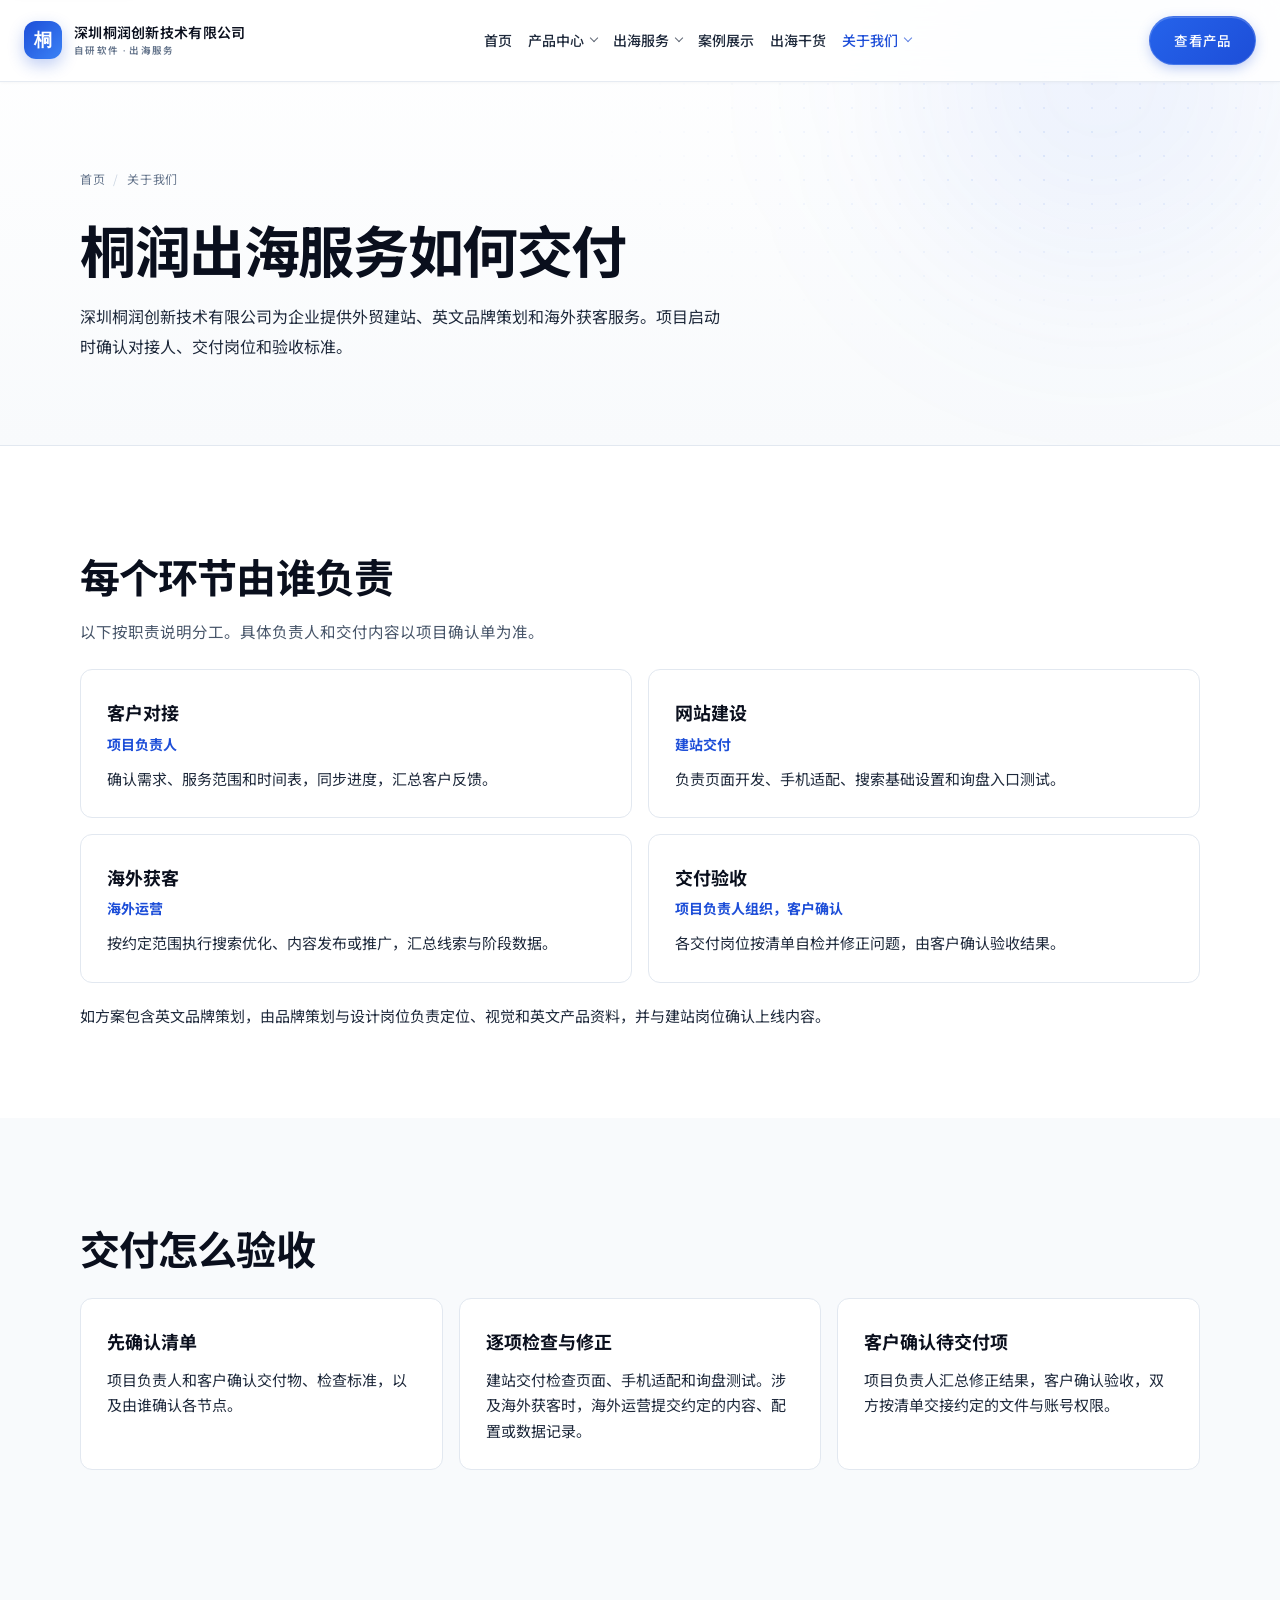
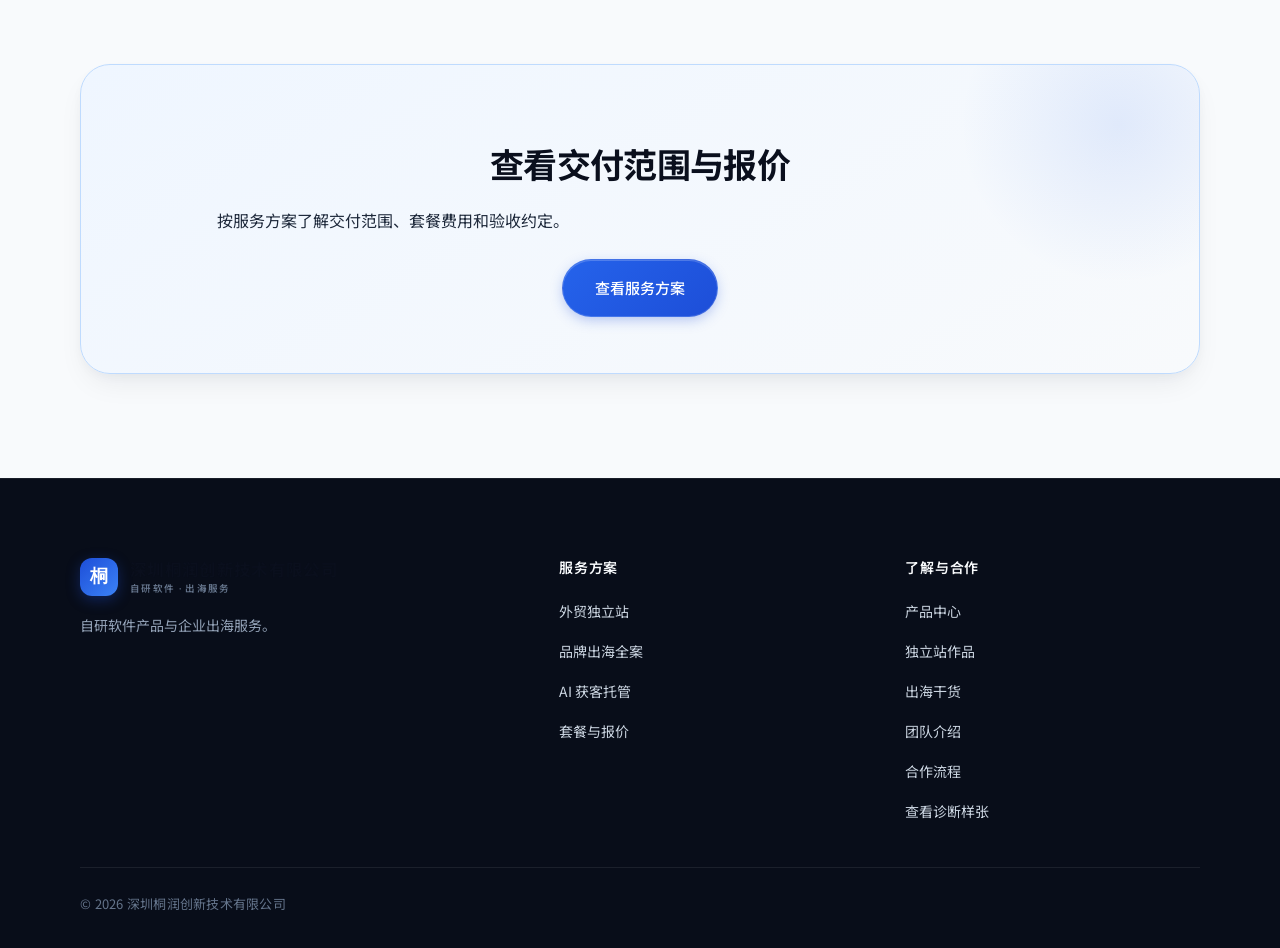
<file: about.html>
<!DOCTYPE html><html lang="zh-CN"><head><meta charset="UTF-8"><meta name="viewport" content="width=device-width, initial-scale=1"><title>关于我们 · 交付团队与工作方式 | 深圳桐润创新技术有限公司</title><meta name="description" content="了解桐润出海服务的项目分工、客户对接方式和交付验收流程。"><link rel="icon" href="data:image/svg+xml,%3Csvg xmlns='http://www.w3.org/2000/svg' viewBox='0 0 64 64'%3E%3Crect width='64' height='64' rx='18' fill='%232f6bff'/%3E%3Cpath d='M18 40c8-18 20-18 28 0' fill='none' stroke='%23fff' stroke-width='4' stroke-linecap='round'/%3E%3Ccircle cx='32' cy='22' r='5' fill='%23fff'/%3E%3C/svg%3E"><link rel="preconnect" href="https://fonts.googleapis.com"><link rel="preconnect" href="https://fonts.gstatic.com" crossorigin><link href="https://fonts.googleapis.com/css2?family=DM+Sans:wght@400;500;600;700&family=Noto+Sans+SC:wght@400;500;600;700&display=swap" rel="stylesheet"><link rel="stylesheet" href="./assets/site.css?v=3"><link rel="stylesheet" href="./assets/navigation.css"><link rel="stylesheet" href="./assets/footer.css"></head><body><a class="skip-link" href="#main-content">跳到主要内容</a><div id="progress" aria-hidden="true"></div><nav id="nav" aria-label="主导航"><div class="nav-in"><a class="logo" href="index.html"><div class="logo-mark" aria-hidden="true">桐</div><div class="logo-text">深圳桐润创新技术有限公司<small>自研软件 · 出海服务</small></div></a><div class="nav-links" id="navLinks"><a href="index.html">首页</a><details class="nav-group" name="primary-nav"><summary>产品中心</summary><div class="nav-submenu"><a href="products.html">查看全部产品</a><a href="products.html#meeting">加密会议系统</a><a href="products.html#software-factory">AI 软件工厂</a><a href="products.html#fastnas">FastNAS OS</a><a href="products.html#video-encryption">视频加密</a><a href="products.html#live-assistant">直播助手</a><a href="products.html#marketing">AI 全网营销系统</a><a href="products.html#enterprise-email">企业邮箱</a></div></details><details class="nav-group" name="primary-nav"><summary>出海服务</summary><div class="nav-submenu"><a href="services.html#s1">外贸独立站</a><a href="services.html#s2">品牌出海全案</a><a href="services.html#s3">AI 获客托管</a><a href="services.html#pricing">套餐与报价</a><a href="diagnosis.html#report">查看诊断样张</a></div></details><a href="cases.html">案例展示</a><a href="insights.html">出海干货</a><details class="nav-group" name="primary-nav"><summary>关于我们</summary><div class="nav-submenu"><a href="about.html#founder">团队介绍</a><a href="index.html#process">服务流程</a></div></details></div><div class="nav-action"><a class="btn btn-primary" href="products.html">查看产品</a><button class="menu-btn" id="menuBtn" aria-controls="navLinks" aria-label="打开菜单" aria-expanded="false"><span></span><span></span></button></div></div></nav><main id="main-content" tabindex="-1"><section class="page-hero"><div class="wrap"><div class="crumb"><a href="index.html">首页</a><span>/</span>关于我们</div><h1>桐润出海服务如何交付</h1><p>深圳桐润创新技术有限公司为企业提供外贸建站、英文品牌策划和海外获客服务。项目启动时确认对接人、交付岗位和验收标准。</p></div></section><section id="founder" class="about-delivery" aria-labelledby="delivery-title"><div class="wrap"><div class="sec-head"><h2 id="delivery-title">每个环节由谁负责</h2><p>以下按职责说明分工。具体负责人和交付内容以项目确认单为准。</p></div><dl class="about-roles"><div><dt>客户对接<small>项目负责人</small></dt><dd>确认需求、服务范围和时间表，同步进度，汇总客户反馈。</dd></div><div><dt>网站建设<small>建站交付</small></dt><dd>负责页面开发、手机适配、搜索基础设置和询盘入口测试。</dd></div><div><dt>海外获客<small>海外运营</small></dt><dd>按约定范围执行搜索优化、内容发布或推广，汇总线索与阶段数据。</dd></div><div><dt>交付验收<small>项目负责人组织，客户确认</small></dt><dd>各交付岗位按清单自检并修正问题，由客户确认验收结果。</dd></div></dl><p class="about-brand-note">如方案包含英文品牌策划，由品牌策划与设计岗位负责定位、视觉和英文产品资料，并与建站岗位确认上线内容。</p></div></section><section id="matrix" class="soft about-delivery" aria-labelledby="acceptance-title"><div class="wrap"><div class="sec-head"><h2 id="acceptance-title">交付怎么验收</h2></div><ol id="how" class="about-acceptance"><li><h3>先确认清单</h3><p>项目负责人和客户确认交付物、检查标准，以及由谁确认各节点。</p></li><li><h3>逐项检查与修正</h3><p>建站交付检查页面、手机适配和询盘测试。涉及海外获客时，海外运营提交约定的内容、配置或数据记录。</p></li><li><h3>客户确认待交付项</h3><p>项目负责人汇总修正结果，客户确认验收，双方按清单交接约定的文件与账号权限。</p></li></ol></div></section><section class="warm" id="contact"><div class="wrap"><div class="contact-box" style="text-align:center"><h2>查看交付范围与报价</h2><p>按服务方案了解交付范围、套餐费用和验收约定。</p><a class="btn btn-primary btn-lg" href="services.html" style="margin-top:24px">查看服务方案</a></div></div></section></main><footer class="site-footer"><div class="wrap"><div class="site-footer-grid"><div><a class="logo footer-brand" href="index.html" aria-label="深圳桐润创新技术有限公司首页"><span class="logo-mark" aria-hidden="true">桐</span><span class="logo-text">深圳桐润创新技术有限公司<small>自研软件 · 出海服务</small></span></a><p class="footer-description">自研软件产品与企业出海服务。</p></div><div><h2>服务方案</h2><ul><li><a href="services.html#s1">外贸独立站</a></li><li><a href="services.html#s2">品牌出海全案</a></li><li><a href="services.html#s3">AI 获客托管</a></li><li><a href="services.html#pricing">套餐与报价</a></li></ul></div><div><h2>了解与合作</h2><ul><li><a href="products.html">产品中心</a></li><li><a href="index.html#works">独立站作品</a></li><li><a href="insights.html">出海干货</a></li><li><a href="index.html#founder">团队介绍</a></li><li><a href="index.html#process">合作流程</a></li><li><a href="diagnosis.html#report">查看诊断样张</a></li></ul></div></div><div class="site-footer-copy">© 2026 深圳桐润创新技术有限公司</div></div></footer><button id="toTop" type="button" aria-label="返回顶部">↑</button></body></html><script type="module">(()=>{let e=document.getElementById(`nav`),t=document.getElementById(`navLinks`),n=document.getElementById(`menuBtn`),r=[...t.querySelectorAll(`.nav-group`)];function i(){let e=location.pathname.split(`/`).pop()||`index.html`,n=e+location.hash,r=[...t.querySelectorAll(`a`)],i=r.find(e=>e.getAttribute(`href`)===n)||r.find(t=>t.getAttribute(`href`).split(`#`)[0]===e);r.forEach(e=>{e.classList.toggle(`current`,e===i),e.removeAttribute(`aria-current`)}),i?.setAttribute(`aria-current`,location.hash?`location`:`page`)}function a(){r.forEach(e=>{e.open=!1})}function o(e){n.classList.toggle(`open`,e),t.classList.toggle(`open`,e),n.setAttribute(`aria-expanded`,String(e)),n.setAttribute(`aria-label`,e?`关闭菜单`:`打开菜单`),e||a()}n.addEventListener(`click`,()=>o(!t.classList.contains(`open`))),t.addEventListener(`click`,e=>{e.target.closest(`a`)&&o(!1)}),document.addEventListener(`click`,t=>{e.contains(t.target)||o(!1)}),e.addEventListener(`keydown`,e=>{if(e.key!==`Escape`)return;let i=r.find(e=>e.open);i?(i.open=!1,i.querySelector(`summary`).focus()):t.classList.contains(`open`)&&(o(!1),n.focus())}),window.addEventListener(`hashchange`,i),i()})();var e=document.getElementById(`nav`),t=document.getElementById(`progress`),n=document.getElementById(`toTop`),r=matchMedia(`(prefers-reduced-motion: reduce)`),i=!1;function a(){if(t){let e=document.documentElement.scrollHeight-innerHeight,n=e>0?Math.min(scrollY/e*100,100):0;t.style.width=`${n}%`}e.classList.toggle(`scrolled`,scrollY>40),n.classList.toggle(`show`,scrollY>620),i=!1}addEventListener(`scroll`,()=>{i||(i=!0,requestAnimationFrame(a))},{passive:!0}),addEventListener(`resize`,a),a(),n.addEventListener(`click`,()=>{scrollTo({top:0,behavior:r.matches?`instant`:`smooth`})});</script>
</file>
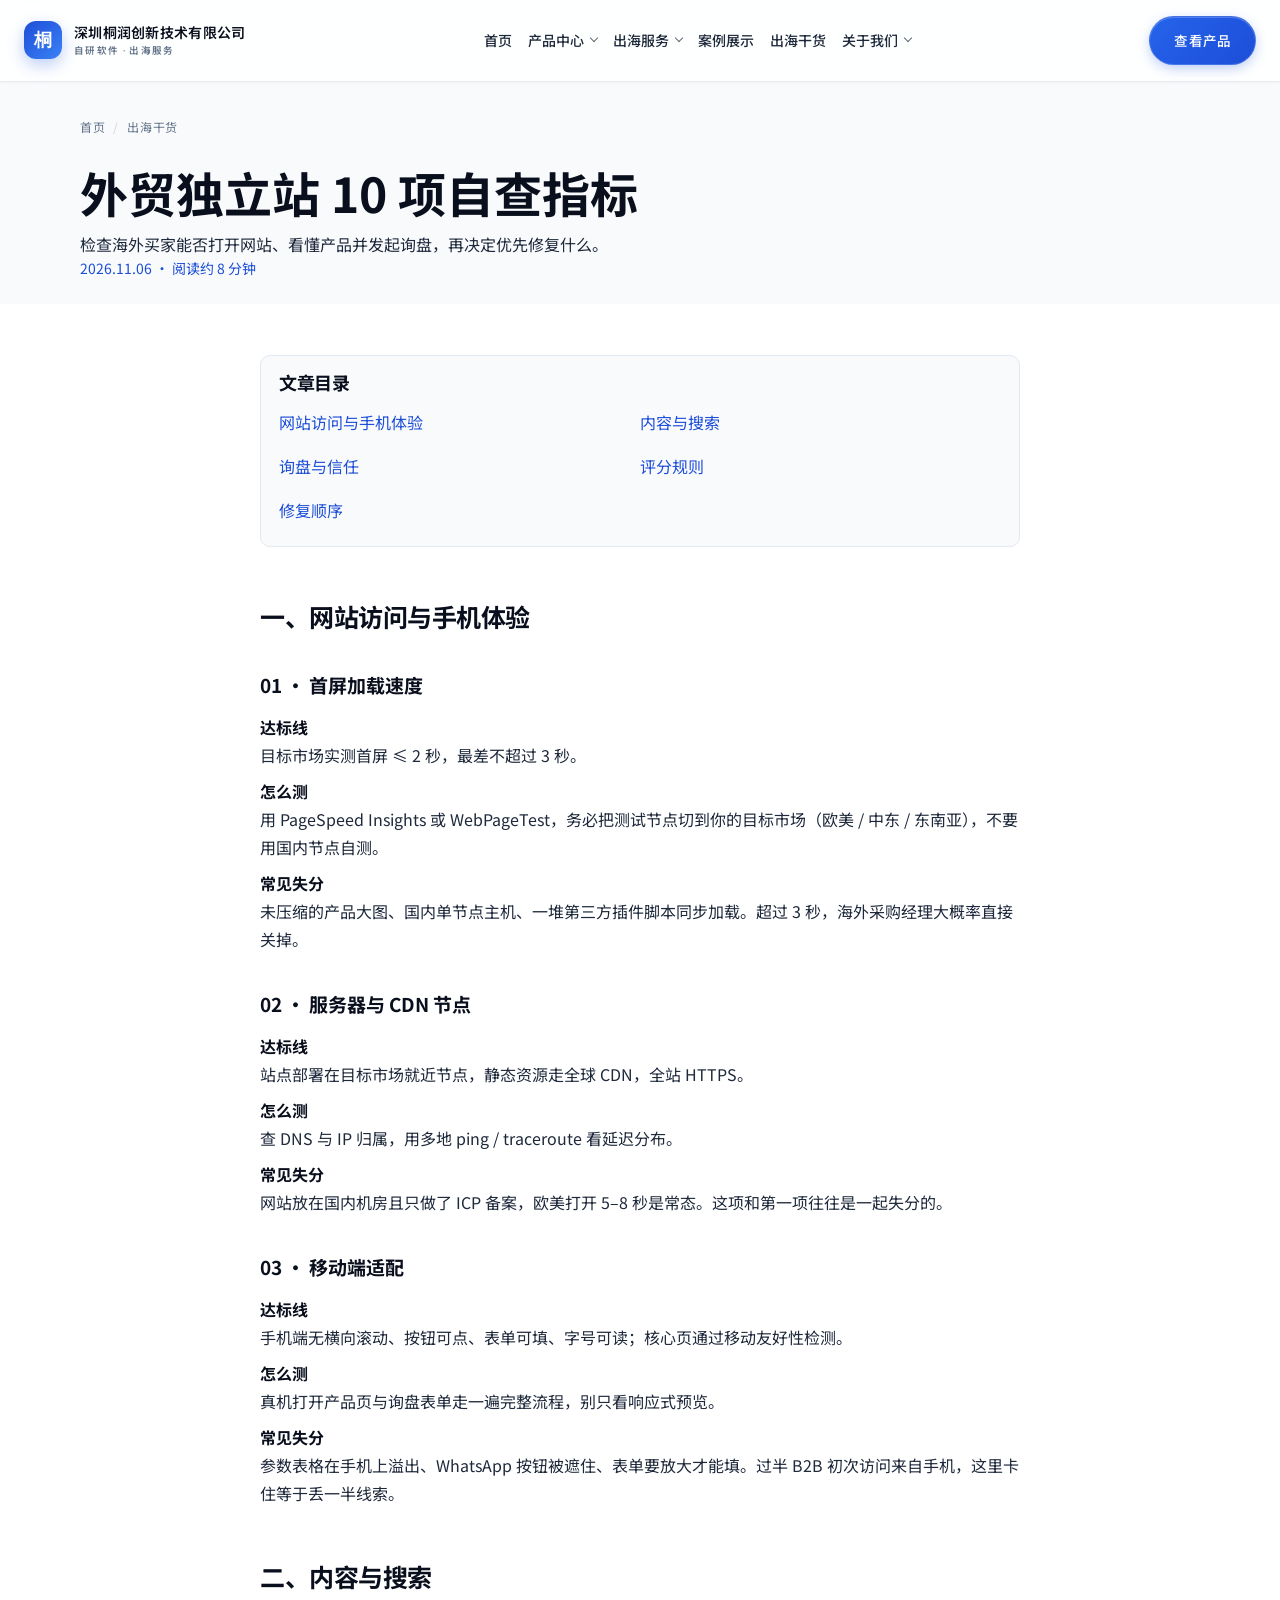
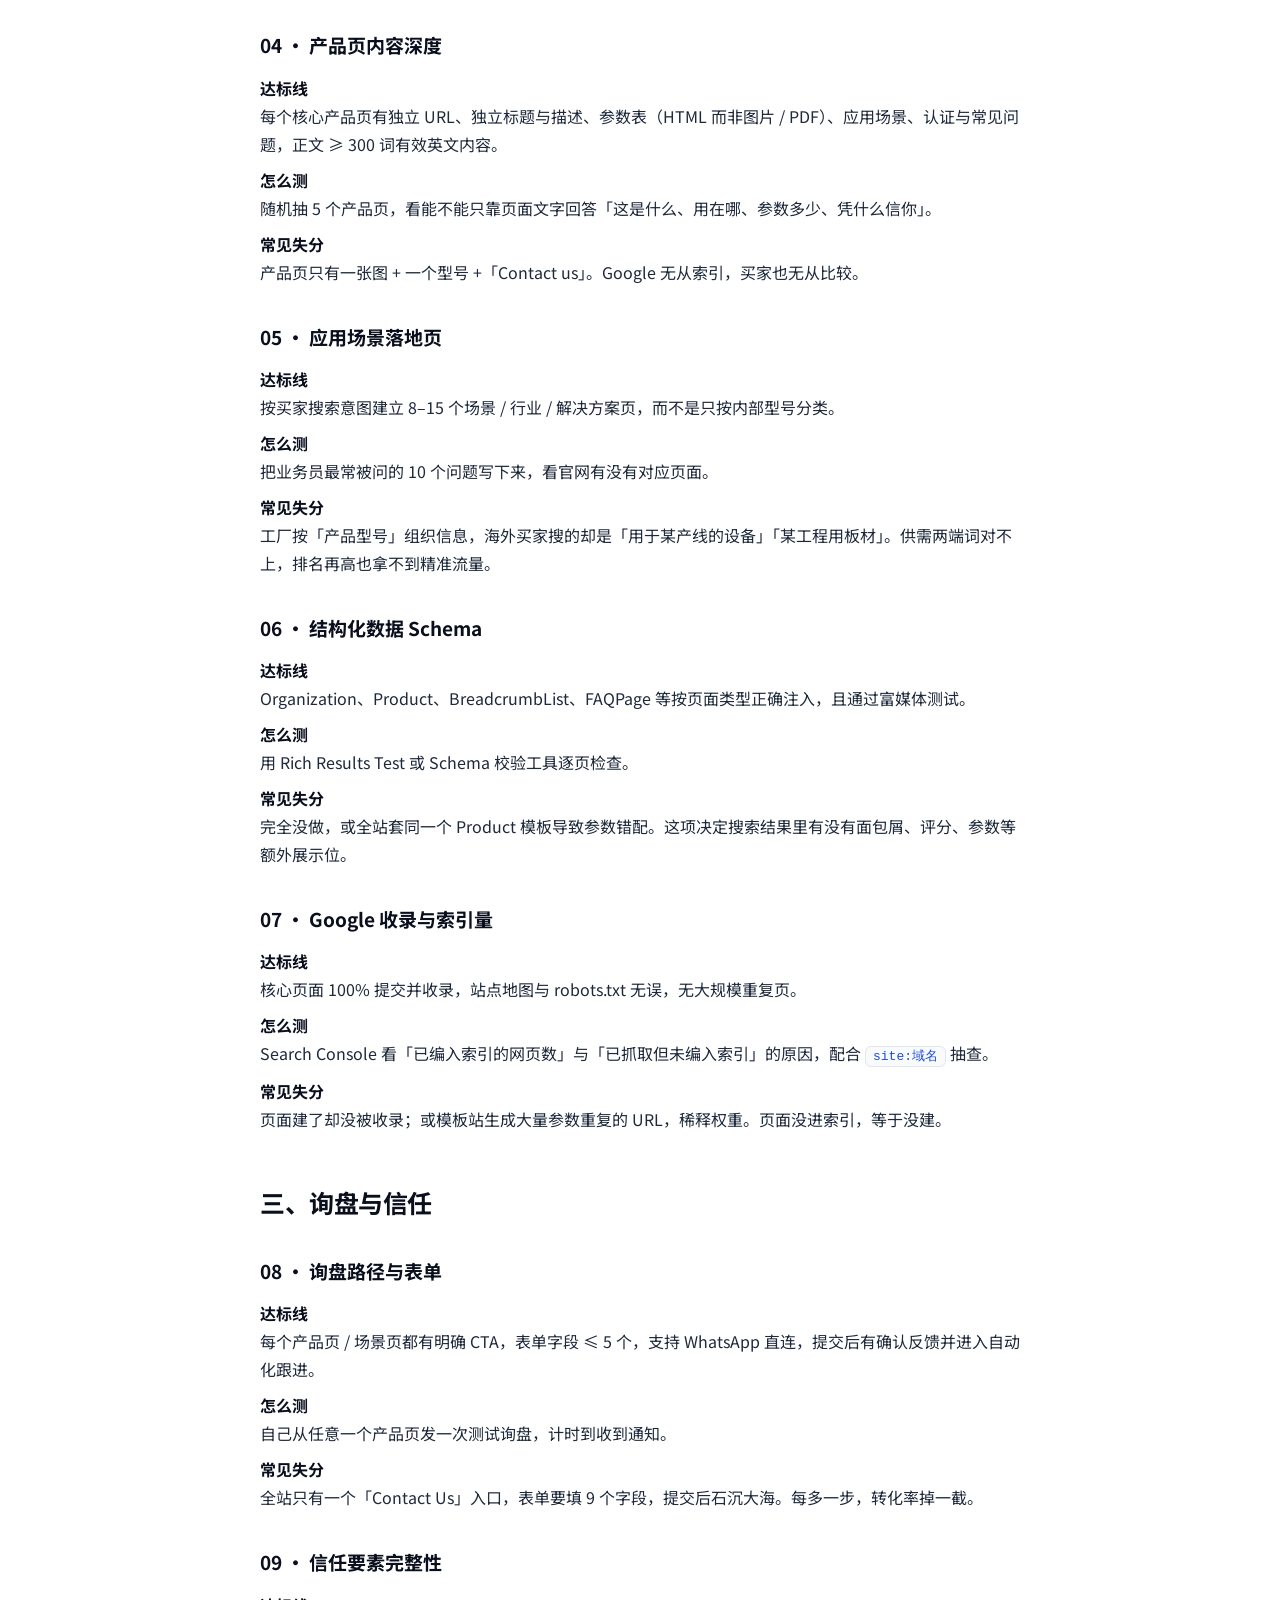
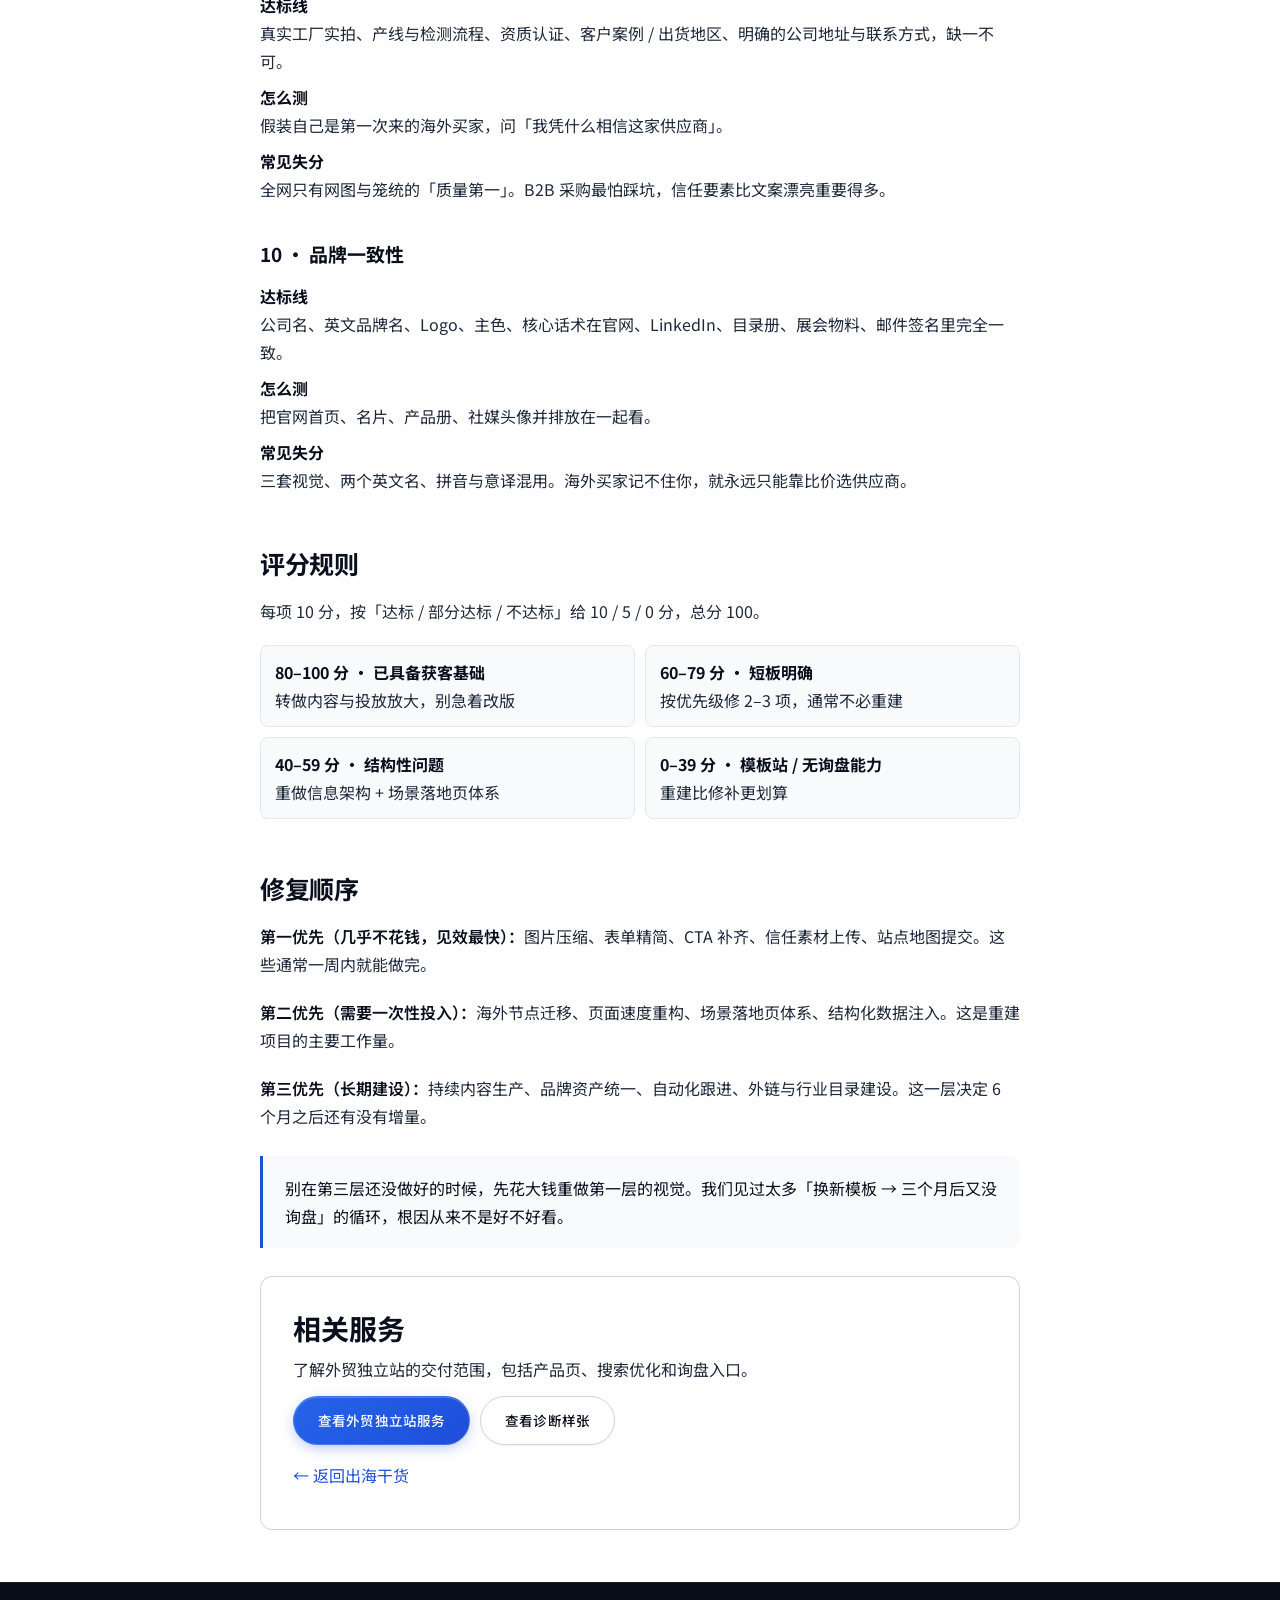
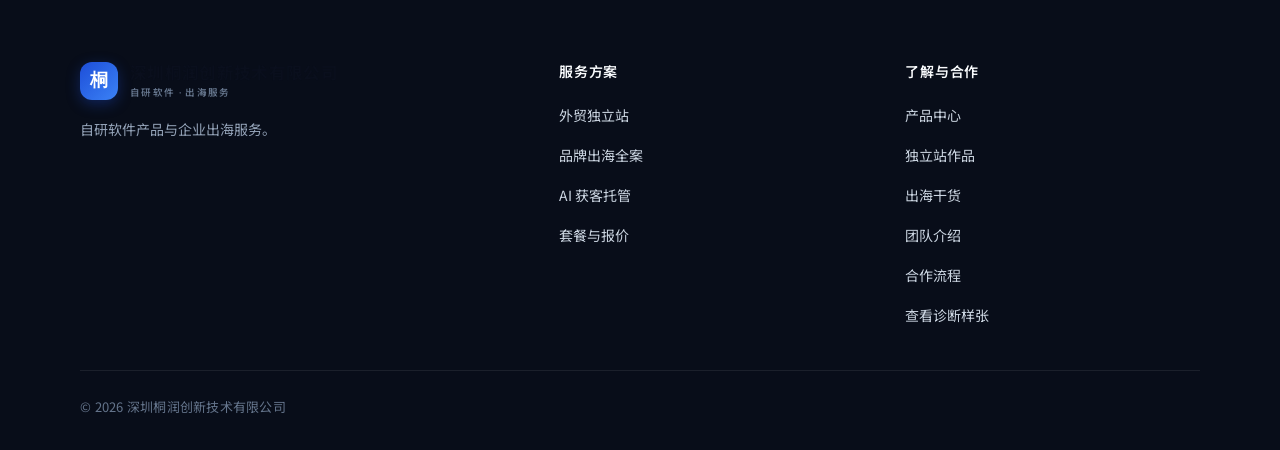
<file: article-audit.html>
<!DOCTYPE html><html lang="zh-CN"><head><meta charset="UTF-8"><meta name="viewport" content="width=device-width, initial-scale=1"><title>外贸独立站 10 项自查指标 | 深圳桐润创新技术有限公司</title><meta name="description" content="把「网站好不好」拆成 10 个可测量的变量：加载速度、服务器节点、移动适配、产品页深度、场景落地页、结构化数据、收录量、询盘路径、信任要素、品牌一致性。附达标线、测量方法与修复优先级。"><link rel="icon" href="data:image/svg+xml,%3Csvg xmlns='http://www.w3.org/2000/svg' viewBox='0 0 64 64'%3E%3Crect width='64' height='64' rx='18' fill='%232f6bff'/%3E%3Cpath d='M18 40c8-18 20-18 28 0' fill='none' stroke='%23fff' stroke-width='4' stroke-linecap='round'/%3E%3Ccircle cx='32' cy='22' r='5' fill='%23fff'/%3E%3C/svg%3E"><link rel="preconnect" href="https://fonts.googleapis.com"><link rel="preconnect" href="https://fonts.gstatic.com" crossorigin><link href="https://fonts.googleapis.com/css2?family=DM+Sans:wght@400;500;600;700&family=Noto+Sans+SC:wght@400;500;600;700&display=swap" rel="stylesheet"><link rel="stylesheet" href="./assets/site.css?v=3"><link rel="stylesheet" href="./assets/navigation.css"><link rel="stylesheet" href="./assets/footer.css"><link rel="stylesheet" href="./assets/insights.css"></head><body><a class="skip-link" href="#main-content">跳到主要内容</a><div id="progress" aria-hidden="true"></div><nav id="nav" aria-label="主导航"><div class="nav-in"><a class="logo" href="index.html"><div class="logo-mark" aria-hidden="true">桐</div><div class="logo-text">深圳桐润创新技术有限公司<small>自研软件 · 出海服务</small></div></a><div class="nav-links" id="navLinks"><a href="index.html">首页</a><details class="nav-group" name="primary-nav"><summary>产品中心</summary><div class="nav-submenu"><a href="products.html">查看全部产品</a><a href="products.html#meeting">加密会议系统</a><a href="products.html#software-factory">AI 软件工厂</a><a href="products.html#fastnas">FastNAS OS</a><a href="products.html#video-encryption">视频加密</a><a href="products.html#live-assistant">直播助手</a><a href="products.html#marketing">AI 全网营销系统</a><a href="products.html#enterprise-email">企业邮箱</a></div></details><details class="nav-group" name="primary-nav"><summary>出海服务</summary><div class="nav-submenu"><a href="services.html#s1">外贸独立站</a><a href="services.html#s2">品牌出海全案</a><a href="services.html#s3">AI 获客托管</a><a href="services.html#pricing">套餐与报价</a><a href="diagnosis.html#report">查看诊断样张</a></div></details><a href="cases.html">案例展示</a><a href="insights.html">出海干货</a><details class="nav-group" name="primary-nav"><summary>关于我们</summary><div class="nav-submenu"><a href="about.html#founder">团队介绍</a><a href="index.html#process">服务流程</a></div></details></div><div class="nav-action"><a class="btn btn-primary" href="products.html">查看产品</a><button class="menu-btn" id="menuBtn" aria-controls="navLinks" aria-label="打开菜单" aria-expanded="false"><span></span><span></span></button></div></div></nav><main id="main-content" tabindex="-1"><header class="reading-header"><div class="wrap"><div class="crumb"><a href="index.html">首页</a><span aria-hidden="true">/</span><a href="insights.html">出海干货</a></div><h1>外贸独立站 10 项自查指标</h1><p>检查海外买家能否打开网站、看懂产品并发起询盘，再决定优先修复什么。</p><p class="reading-meta">2026.11.06 · 阅读约 8 分钟</p></div></header><section class="reading-content"><div class="wrap"><article class="prose reading-prose"><nav class="reading-toc" aria-label="文章目录"><h2>文章目录</h2><ul><li><a href="#site-access">网站访问与手机体验</a></li><li><a href="#site-content">内容与搜索</a></li><li><a href="#site-inquiries">询盘与信任</a></li><li><a href="#scoring">评分规则</a></li><li><a href="#repair-order">修复顺序</a></li></ul></nav><h2 id="site-access">一、网站访问与手机体验</h2><h3>01 · 首屏加载速度</h3><dl class="reading-check"><div><dt>达标线</dt><dd>目标市场实测首屏 ≤ 2 秒，最差不超过 3 秒。</dd></div><div><dt>怎么测</dt><dd>用 PageSpeed Insights 或 WebPageTest，务必把测试节点切到你的目标市场（欧美 / 中东 / 东南亚），不要用国内节点自测。</dd></div><div><dt>常见失分</dt><dd>未压缩的产品大图、国内单节点主机、一堆第三方插件脚本同步加载。超过 3 秒，海外采购经理大概率直接关掉。</dd></div></dl><h3>02 · 服务器与 CDN 节点</h3><dl class="reading-check"><div><dt>达标线</dt><dd>站点部署在目标市场就近节点，静态资源走全球 CDN，全站 HTTPS。</dd></div><div><dt>怎么测</dt><dd>查 DNS 与 IP 归属，用多地 ping / traceroute 看延迟分布。</dd></div><div><dt>常见失分</dt><dd>网站放在国内机房且只做了 ICP 备案，欧美打开 5–8 秒是常态。这项和第一项往往是一起失分的。</dd></div></dl><h3>03 · 移动端适配</h3><dl class="reading-check"><div><dt>达标线</dt><dd>手机端无横向滚动、按钮可点、表单可填、字号可读；核心页通过移动友好性检测。</dd></div><div><dt>怎么测</dt><dd>真机打开产品页与询盘表单走一遍完整流程，别只看响应式预览。</dd></div><div><dt>常见失分</dt><dd>参数表格在手机上溢出、WhatsApp 按钮被遮住、表单要放大才能填。过半 B2B 初次访问来自手机，这里卡住等于丢一半线索。</dd></div></dl><h2 id="site-content">二、内容与搜索</h2><h3>04 · 产品页内容深度</h3><dl class="reading-check"><div><dt>达标线</dt><dd>每个核心产品页有独立 URL、独立标题与描述、参数表（HTML 而非图片 / PDF）、应用场景、认证与常见问题，正文 ≥ 300 词有效英文内容。</dd></div><div><dt>怎么测</dt><dd>随机抽 5 个产品页，看能不能只靠页面文字回答「这是什么、用在哪、参数多少、凭什么信你」。</dd></div><div><dt>常见失分</dt><dd>产品页只有一张图 + 一个型号 +「Contact us」。Google 无从索引，买家也无从比较。</dd></div></dl><h3>05 · 应用场景落地页</h3><dl class="reading-check"><div><dt>达标线</dt><dd>按买家搜索意图建立 8–15 个场景 / 行业 / 解决方案页，而不是只按内部型号分类。</dd></div><div><dt>怎么测</dt><dd>把业务员最常被问的 10 个问题写下来，看官网有没有对应页面。</dd></div><div><dt>常见失分</dt><dd>工厂按「产品型号」组织信息，海外买家搜的却是「用于某产线的设备」「某工程用板材」。供需两端词对不上，排名再高也拿不到精准流量。</dd></div></dl><h3>06 · 结构化数据 Schema</h3><dl class="reading-check"><div><dt>达标线</dt><dd>Organization、Product、BreadcrumbList、FAQPage 等按页面类型正确注入，且通过富媒体测试。</dd></div><div><dt>怎么测</dt><dd>用 Rich Results Test 或 Schema 校验工具逐页检查。</dd></div><div><dt>常见失分</dt><dd>完全没做，或全站套同一个 Product 模板导致参数错配。这项决定搜索结果里有没有面包屑、评分、参数等额外展示位。</dd></div></dl><h3>07 · Google 收录与索引量</h3><dl class="reading-check"><div><dt>达标线</dt><dd>核心页面 100% 提交并收录，站点地图与 robots.txt 无误，无大规模重复页。</dd></div><div><dt>怎么测</dt><dd>Search Console 看「已编入索引的网页数」与「已抓取但未编入索引」的原因，配合 <code>site:域名</code> 抽查。</dd></div><div><dt>常见失分</dt><dd>页面建了却没被收录；或模板站生成大量参数重复的 URL，稀释权重。页面没进索引，等于没建。</dd></div></dl><h2 id="site-inquiries">三、询盘与信任</h2><h3>08 · 询盘路径与表单</h3><dl class="reading-check"><div><dt>达标线</dt><dd>每个产品页 / 场景页都有明确 CTA，表单字段 ≤ 5 个，支持 WhatsApp 直连，提交后有确认反馈并进入自动化跟进。</dd></div><div><dt>怎么测</dt><dd>自己从任意一个产品页发一次测试询盘，计时到收到通知。</dd></div><div><dt>常见失分</dt><dd>全站只有一个「Contact Us」入口，表单要填 9 个字段，提交后石沉大海。每多一步，转化率掉一截。</dd></div></dl><h3>09 · 信任要素完整性</h3><dl class="reading-check"><div><dt>达标线</dt><dd>真实工厂实拍、产线与检测流程、资质认证、客户案例 / 出货地区、明确的公司地址与联系方式，缺一不可。</dd></div><div><dt>怎么测</dt><dd>假装自己是第一次来的海外买家，问「我凭什么相信这家供应商」。</dd></div><div><dt>常见失分</dt><dd>全网只有网图与笼统的「质量第一」。B2B 采购最怕踩坑，信任要素比文案漂亮重要得多。</dd></div></dl><h3>10 · 品牌一致性</h3><dl class="reading-check"><div><dt>达标线</dt><dd>公司名、英文品牌名、Logo、主色、核心话术在官网、LinkedIn、目录册、展会物料、邮件签名里完全一致。</dd></div><div><dt>怎么测</dt><dd>把官网首页、名片、产品册、社媒头像并排放在一起看。</dd></div><div><dt>常见失分</dt><dd>三套视觉、两个英文名、拼音与意译混用。海外买家记不住你，就永远只能靠比价选供应商。</dd></div></dl><h2 id="scoring">评分规则</h2><p>每项 10 分，按「达标 / 部分达标 / 不达标」给 10 / 5 / 0 分，总分 100。</p><dl class="reading-scores" aria-label="评分分段与建议"><div><dt>80–100 分 · 已具备获客基础</dt><dd>转做内容与投放放大，别急着改版</dd></div><div><dt>60–79 分 · 短板明确</dt><dd>按优先级修 2–3 项，通常不必重建</dd></div><div><dt>40–59 分 · 结构性问题</dt><dd>重做信息架构 + 场景落地页体系</dd></div><div><dt>0–39 分 · 模板站 / 无询盘能力</dt><dd>重建比修补更划算</dd></div></dl><h2 id="repair-order">修复顺序</h2><p><strong>第一优先（几乎不花钱，见效最快）：</strong>图片压缩、表单精简、CTA 补齐、信任素材上传、站点地图提交。这些通常一周内就能做完。</p><p><strong>第二优先（需要一次性投入）：</strong>海外节点迁移、页面速度重构、场景落地页体系、结构化数据注入。这是重建项目的主要工作量。</p><p><strong>第三优先（长期建设）：</strong>持续内容生产、品牌资产统一、自动化跟进、外链与行业目录建设。这一层决定 6 个月之后还有没有增量。</p><blockquote>别在第三层还没做好的时候，先花大钱重做第一层的视觉。我们见过太多「换新模板 → 三个月后又没询盘」的循环，根因从来不是好不好看。</blockquote></article><aside class="reading-next" aria-labelledby="reading-next-title"><h2 id="reading-next-title">相关服务</h2><p>了解外贸独立站的交付范围，包括产品页、搜索优化和询盘入口。</p><div class="reading-actions"><a class="btn btn-primary" href="services.html#s1">查看外贸独立站服务</a><a class="btn btn-line" href="diagnosis.html#report">查看诊断样张</a></div><a class="reading-back" href="insights.html">← 返回出海干货</a></aside></div></section></main><footer class="site-footer"><div class="wrap"><div class="site-footer-grid"><div><a class="logo footer-brand" href="index.html" aria-label="深圳桐润创新技术有限公司首页"><span class="logo-mark" aria-hidden="true">桐</span><span class="logo-text">深圳桐润创新技术有限公司<small>自研软件 · 出海服务</small></span></a><p class="footer-description">自研软件产品与企业出海服务。</p></div><div><h2>服务方案</h2><ul><li><a href="services.html#s1">外贸独立站</a></li><li><a href="services.html#s2">品牌出海全案</a></li><li><a href="services.html#s3">AI 获客托管</a></li><li><a href="services.html#pricing">套餐与报价</a></li></ul></div><div><h2>了解与合作</h2><ul><li><a href="products.html">产品中心</a></li><li><a href="index.html#works">独立站作品</a></li><li><a href="insights.html">出海干货</a></li><li><a href="index.html#founder">团队介绍</a></li><li><a href="index.html#process">合作流程</a></li><li><a href="diagnosis.html#report">查看诊断样张</a></li></ul></div></div><div class="site-footer-copy">© 2026 深圳桐润创新技术有限公司</div></div></footer><button id="toTop" type="button" aria-label="返回顶部">↑</button></body></html><script type="module">(()=>{let e=document.getElementById(`nav`),t=document.getElementById(`navLinks`),n=document.getElementById(`menuBtn`),r=[...t.querySelectorAll(`.nav-group`)];function i(){let e=location.pathname.split(`/`).pop()||`index.html`,n=e+location.hash,r=[...t.querySelectorAll(`a`)],i=r.find(e=>e.getAttribute(`href`)===n)||r.find(t=>t.getAttribute(`href`).split(`#`)[0]===e);r.forEach(e=>{e.classList.toggle(`current`,e===i),e.removeAttribute(`aria-current`)}),i?.setAttribute(`aria-current`,location.hash?`location`:`page`)}function a(){r.forEach(e=>{e.open=!1})}function o(e){n.classList.toggle(`open`,e),t.classList.toggle(`open`,e),n.setAttribute(`aria-expanded`,String(e)),n.setAttribute(`aria-label`,e?`关闭菜单`:`打开菜单`),e||a()}n.addEventListener(`click`,()=>o(!t.classList.contains(`open`))),t.addEventListener(`click`,e=>{e.target.closest(`a`)&&o(!1)}),document.addEventListener(`click`,t=>{e.contains(t.target)||o(!1)}),e.addEventListener(`keydown`,e=>{if(e.key!==`Escape`)return;let i=r.find(e=>e.open);i?(i.open=!1,i.querySelector(`summary`).focus()):t.classList.contains(`open`)&&(o(!1),n.focus())}),window.addEventListener(`hashchange`,i),i()})();var e=document.getElementById(`nav`),t=document.getElementById(`progress`),n=document.getElementById(`toTop`),r=matchMedia(`(prefers-reduced-motion: reduce)`),i=!1;function a(){if(t){let e=document.documentElement.scrollHeight-innerHeight,n=e>0?Math.min(scrollY/e*100,100):0;t.style.width=`${n}%`}e.classList.toggle(`scrolled`,scrollY>40),n.classList.toggle(`show`,scrollY>620),i=!1}addEventListener(`scroll`,()=>{i||(i=!0,requestAnimationFrame(a))},{passive:!0}),addEventListener(`resize`,a),a(),n.addEventListener(`click`,()=>{scrollTo({top:0,behavior:r.matches?`instant`:`smooth`})});</script>
</file>
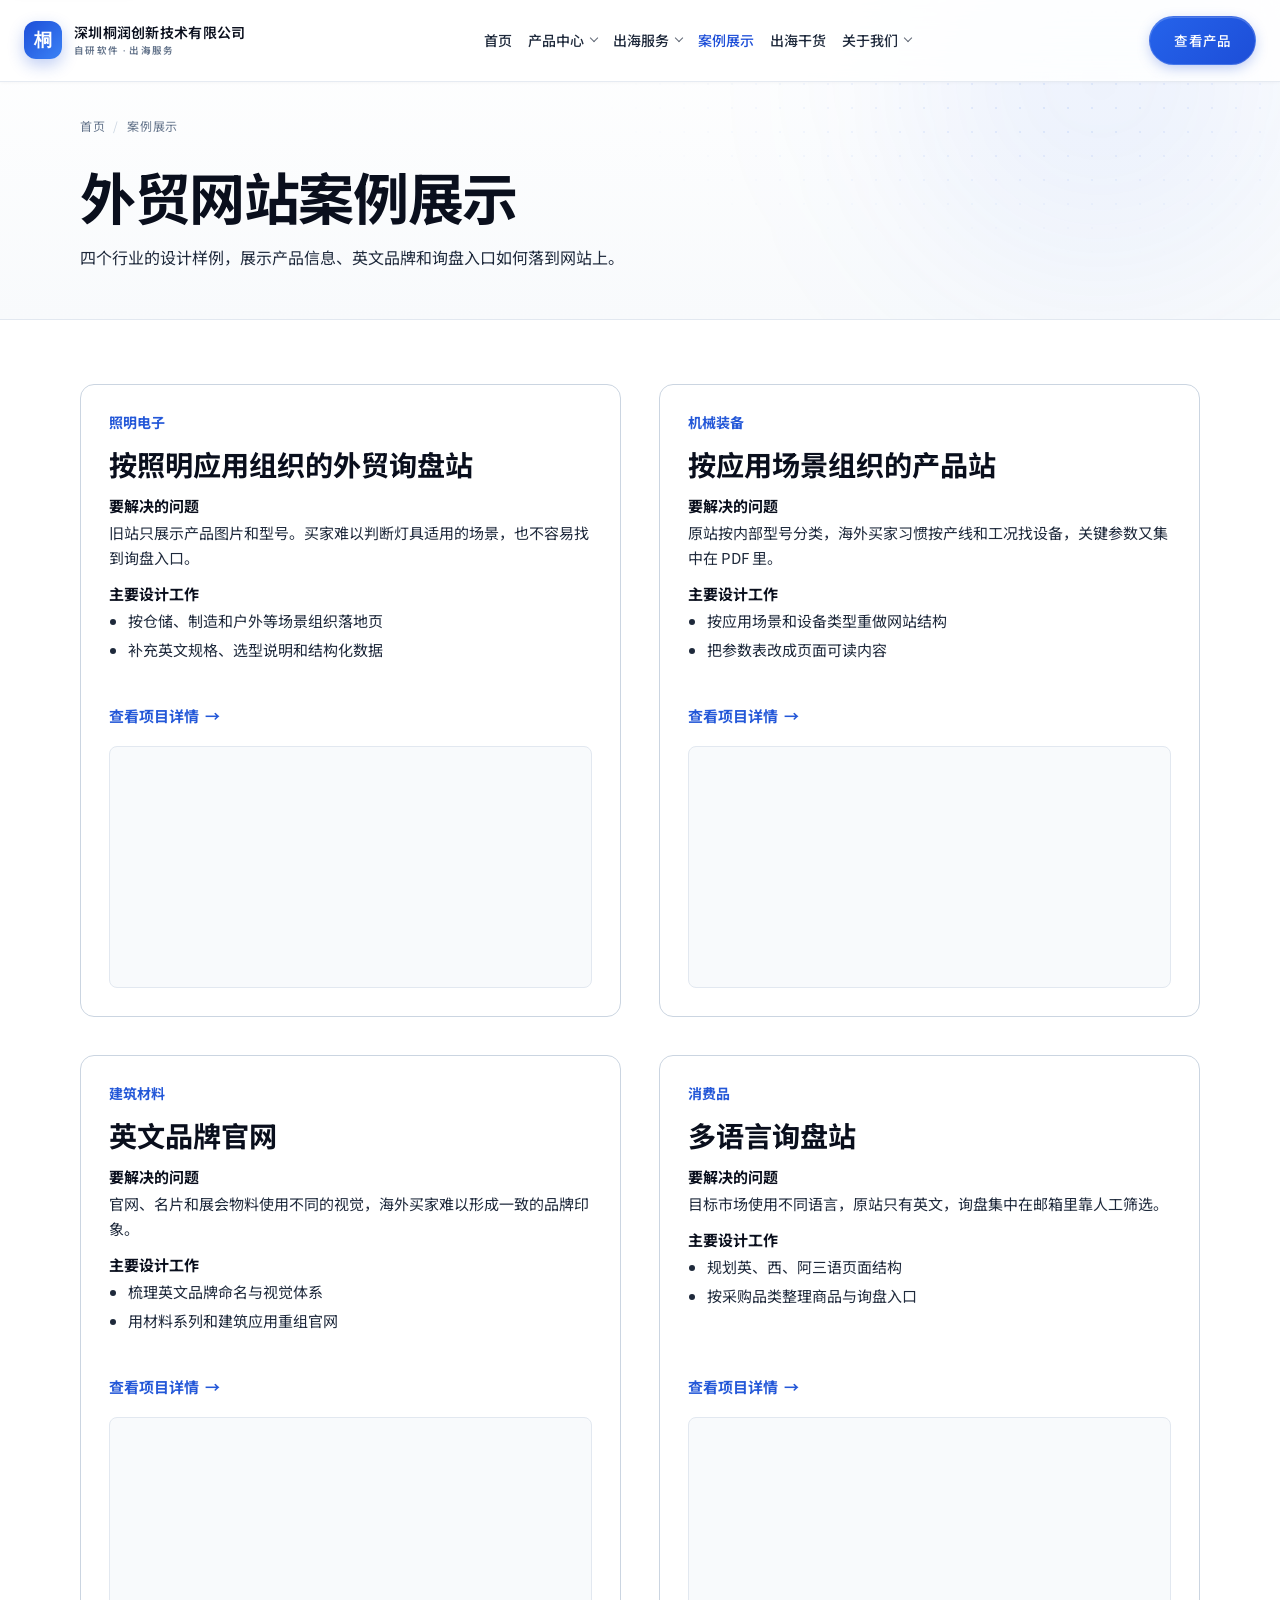
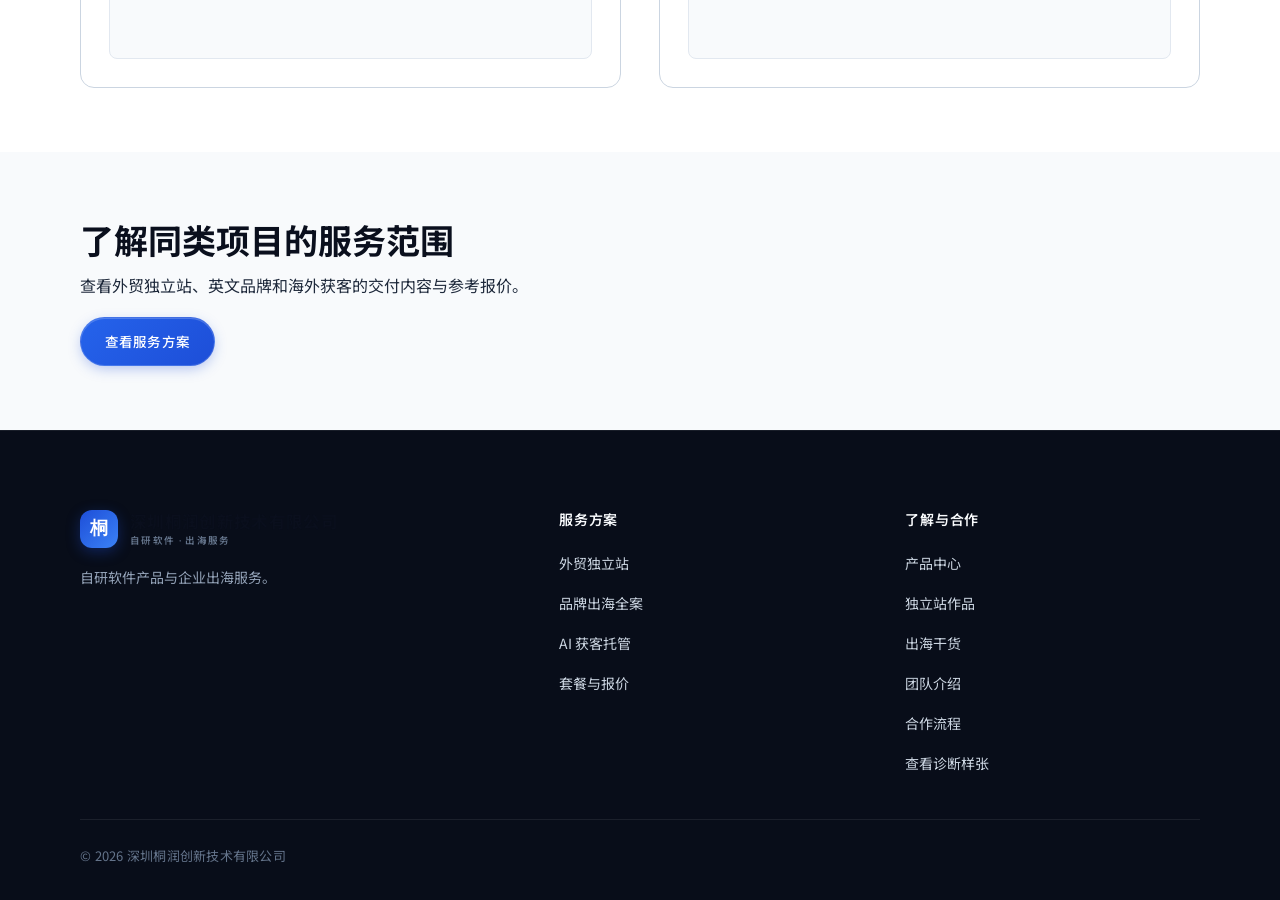
<file: cases.html>
<!DOCTYPE html><html lang="zh-CN"><head><meta charset="UTF-8"><meta name="viewport" content="width=device-width, initial-scale=1"><title>外贸网站案例展示 | 深圳桐润创新技术有限公司</title><meta name="description" content="查看照明电子、机械装备、建筑材料和消费品的外贸网站设计样例，以及每个项目的问题、设计工作和桌面与手机预览。"><link rel="icon" href="data:image/svg+xml,%3Csvg xmlns='http://www.w3.org/2000/svg' viewBox='0 0 64 64'%3E%3Crect width='64' height='64' rx='18' fill='%232f6bff'/%3E%3Cpath d='M18 40c8-18 20-18 28 0' fill='none' stroke='%23fff' stroke-width='4' stroke-linecap='round'/%3E%3Ccircle cx='32' cy='22' r='5' fill='%23fff'/%3E%3C/svg%3E"><link rel="preconnect" href="https://fonts.googleapis.com"><link rel="preconnect" href="https://fonts.gstatic.com" crossorigin><link href="https://fonts.googleapis.com/css2?family=DM+Sans:wght@400;500;600;700&family=Noto+Sans+SC:wght@400;500;600;700&display=swap" rel="stylesheet"><link rel="stylesheet" href="./assets/site.css?v=3"><link rel="stylesheet" href="./assets/navigation.css"><link rel="stylesheet" href="./assets/footer.css"><link rel="stylesheet" href="./assets/cases.css?v=3"></head><body><a class="skip-link" href="#main-content">跳到主要内容</a><div id="progress" aria-hidden="true"></div><nav id="nav" aria-label="主导航"><div class="nav-in"><a class="logo" href="index.html"><div class="logo-mark" aria-hidden="true">桐</div><div class="logo-text">深圳桐润创新技术有限公司<small>自研软件 · 出海服务</small></div></a><div class="nav-links" id="navLinks"><a href="index.html">首页</a><details class="nav-group" name="primary-nav"><summary>产品中心</summary><div class="nav-submenu"><a href="products.html">查看全部产品</a><a href="products.html#meeting">加密会议系统</a><a href="products.html#software-factory">AI 软件工厂</a><a href="products.html#fastnas">FastNAS OS</a><a href="products.html#video-encryption">视频加密</a><a href="products.html#live-assistant">直播助手</a><a href="products.html#marketing">AI 全网营销系统</a><a href="products.html#enterprise-email">企业邮箱</a></div></details><details class="nav-group" name="primary-nav"><summary>出海服务</summary><div class="nav-submenu"><a href="services.html#s1">外贸独立站</a><a href="services.html#s2">品牌出海全案</a><a href="services.html#s3">AI 获客托管</a><a href="services.html#pricing">套餐与报价</a><a href="diagnosis.html#report">查看诊断样张</a></div></details><a href="cases.html">案例展示</a><a href="insights.html">出海干货</a><details class="nav-group" name="primary-nav"><summary>关于我们</summary><div class="nav-submenu"><a href="about.html#founder">团队介绍</a><a href="index.html#process">服务流程</a></div></details></div><div class="nav-action"><a class="btn btn-primary" href="products.html">查看产品</a><button class="menu-btn" id="menuBtn" aria-controls="navLinks" aria-label="打开菜单" aria-expanded="false"><span></span><span></span></button></div></div></nav><main id="main-content" tabindex="-1"><header class="page-hero case-page-hero"><div class="wrap"><div class="crumb"><a href="index.html">首页</a><span aria-hidden="true">/</span>案例展示</div><h1>外贸网站案例展示</h1><p>四个行业的设计样例，展示产品信息、英文品牌和询盘入口如何落到网站上。</p></div></header><section id="cases" class="case-portfolio" aria-label="外贸网站项目"><div class="wrap case-portfolio-grid"><article class="case-project" id="case1"><a class="case-project-link" href="work-lighting.html" aria-labelledby="case1-title case1-action"><div class="case-project-copy"><p class="case-industry">照明电子</p><h2 id="case1-title">按照明应用组织的外贸询盘站</h2><div class="case-project-problem"><h3>要解决的问题</h3><p>旧站只展示产品图片和型号。买家难以判断灯具适用的场景，也不容易找到询盘入口。</p></div><div class="case-project-work"><h3>主要设计工作</h3><ul><li>按仓储、制造和户外等场景组织落地页</li><li>补充英文规格、选型说明和结构化数据</li></ul></div></div><span class="case-project-action" id="case1-action">查看项目详情 <span aria-hidden="true">→</span></span><picture class="case-preview"><source media="(max-width: 680px)" srcset="./images/work-lighting-mobile.webp"><img src="./images/work-lighting.webp" alt="照明电子外贸网站首页设计" width="1200" height="800" loading="lazy" decoding="async"></picture></a></article><article class="case-project" id="case2"><a class="case-project-link" href="work-mechanical.html" aria-labelledby="case2-title case2-action"><div class="case-project-copy"><p class="case-industry">机械装备</p><h2 id="case2-title">按应用场景组织的产品站</h2><div class="case-project-problem"><h3>要解决的问题</h3><p>原站按内部型号分类，海外买家习惯按产线和工况找设备，关键参数又集中在 PDF 里。</p></div><div class="case-project-work"><h3>主要设计工作</h3><ul><li>按应用场景和设备类型重做网站结构</li><li>把参数表改成页面可读内容</li></ul></div></div><span class="case-project-action" id="case2-action">查看项目详情 <span aria-hidden="true">→</span></span><picture class="case-preview"><source media="(max-width: 680px)" srcset="./images/work-mechanical-mobile.webp"><img src="./images/work-mechanical.webp" alt="机械装备外贸网站首页设计" width="1200" height="800" loading="lazy" decoding="async"></picture></a></article><article class="case-project" id="case3"><a class="case-project-link" href="work-materials.html" aria-labelledby="case3-title case3-action"><div class="case-project-copy"><p class="case-industry">建筑材料</p><h2 id="case3-title">英文品牌官网</h2><div class="case-project-problem"><h3>要解决的问题</h3><p>官网、名片和展会物料使用不同的视觉，海外买家难以形成一致的品牌印象。</p></div><div class="case-project-work"><h3>主要设计工作</h3><ul><li>梳理英文品牌命名与视觉体系</li><li>用材料系列和建筑应用重组官网</li></ul></div></div><span class="case-project-action" id="case3-action">查看项目详情 <span aria-hidden="true">→</span></span><picture class="case-preview"><source media="(max-width: 680px)" srcset="./images/work-materials-mobile.webp"><img src="./images/work-materials.webp" alt="建筑材料外贸网站首页设计" width="1200" height="800" loading="lazy" decoding="async"></picture></a></article><article class="case-project" id="case4"><a class="case-project-link" href="work-consumer.html" aria-labelledby="case4-title case4-action"><div class="case-project-copy"><p class="case-industry">消费品</p><h2 id="case4-title">多语言询盘站</h2><div class="case-project-problem"><h3>要解决的问题</h3><p>目标市场使用不同语言，原站只有英文，询盘集中在邮箱里靠人工筛选。</p></div><div class="case-project-work"><h3>主要设计工作</h3><ul><li>规划英、西、阿三语页面结构</li><li>按采购品类整理商品与询盘入口</li></ul></div></div><span class="case-project-action" id="case4-action">查看项目详情 <span aria-hidden="true">→</span></span><picture class="case-preview"><source media="(max-width: 680px)" srcset="./images/work-consumer-mobile.webp"><img src="./images/work-consumer.webp" alt="消费品外贸网站首页设计" width="1200" height="800" loading="lazy" decoding="async"></picture></a></article></div></section><section class="case-next soft" aria-labelledby="case-next-title"><div class="wrap"><h2 id="case-next-title">了解同类项目的服务范围</h2><p>查看外贸独立站、英文品牌和海外获客的交付内容与参考报价。</p><a class="btn btn-primary" href="services.html">查看服务方案</a></div></section></main><footer class="site-footer"><div class="wrap"><div class="site-footer-grid"><div><a class="logo footer-brand" href="index.html" aria-label="深圳桐润创新技术有限公司首页"><span class="logo-mark" aria-hidden="true">桐</span><span class="logo-text">深圳桐润创新技术有限公司<small>自研软件 · 出海服务</small></span></a><p class="footer-description">自研软件产品与企业出海服务。</p></div><div><h2>服务方案</h2><ul><li><a href="services.html#s1">外贸独立站</a></li><li><a href="services.html#s2">品牌出海全案</a></li><li><a href="services.html#s3">AI 获客托管</a></li><li><a href="services.html#pricing">套餐与报价</a></li></ul></div><div><h2>了解与合作</h2><ul><li><a href="products.html">产品中心</a></li><li><a href="index.html#works">独立站作品</a></li><li><a href="insights.html">出海干货</a></li><li><a href="index.html#founder">团队介绍</a></li><li><a href="index.html#process">合作流程</a></li><li><a href="diagnosis.html#report">查看诊断样张</a></li></ul></div></div><div class="site-footer-copy">© 2026 深圳桐润创新技术有限公司</div></div></footer><button id="toTop" type="button" aria-label="返回顶部">↑</button></body></html><script type="module">(()=>{let e=document.getElementById(`nav`),t=document.getElementById(`navLinks`),n=document.getElementById(`menuBtn`),r=[...t.querySelectorAll(`.nav-group`)];function i(){let e=location.pathname.split(`/`).pop()||`index.html`,n=e+location.hash,r=[...t.querySelectorAll(`a`)],i=r.find(e=>e.getAttribute(`href`)===n)||r.find(t=>t.getAttribute(`href`).split(`#`)[0]===e);r.forEach(e=>{e.classList.toggle(`current`,e===i),e.removeAttribute(`aria-current`)}),i?.setAttribute(`aria-current`,location.hash?`location`:`page`)}function a(){r.forEach(e=>{e.open=!1})}function o(e){n.classList.toggle(`open`,e),t.classList.toggle(`open`,e),n.setAttribute(`aria-expanded`,String(e)),n.setAttribute(`aria-label`,e?`关闭菜单`:`打开菜单`),e||a()}n.addEventListener(`click`,()=>o(!t.classList.contains(`open`))),t.addEventListener(`click`,e=>{e.target.closest(`a`)&&o(!1)}),document.addEventListener(`click`,t=>{e.contains(t.target)||o(!1)}),e.addEventListener(`keydown`,e=>{if(e.key!==`Escape`)return;let i=r.find(e=>e.open);i?(i.open=!1,i.querySelector(`summary`).focus()):t.classList.contains(`open`)&&(o(!1),n.focus())}),window.addEventListener(`hashchange`,i),i()})();var e=document.getElementById(`nav`),t=document.getElementById(`progress`),n=document.getElementById(`toTop`),r=matchMedia(`(prefers-reduced-motion: reduce)`),i=!1;function a(){if(t){let e=document.documentElement.scrollHeight-innerHeight,n=e>0?Math.min(scrollY/e*100,100):0;t.style.width=`${n}%`}e.classList.toggle(`scrolled`,scrollY>40),n.classList.toggle(`show`,scrollY>620),i=!1}addEventListener(`scroll`,()=>{i||(i=!0,requestAnimationFrame(a))},{passive:!0}),addEventListener(`resize`,a),a(),n.addEventListener(`click`,()=>{scrollTo({top:0,behavior:r.matches?`instant`:`smooth`})});</script>
</file>
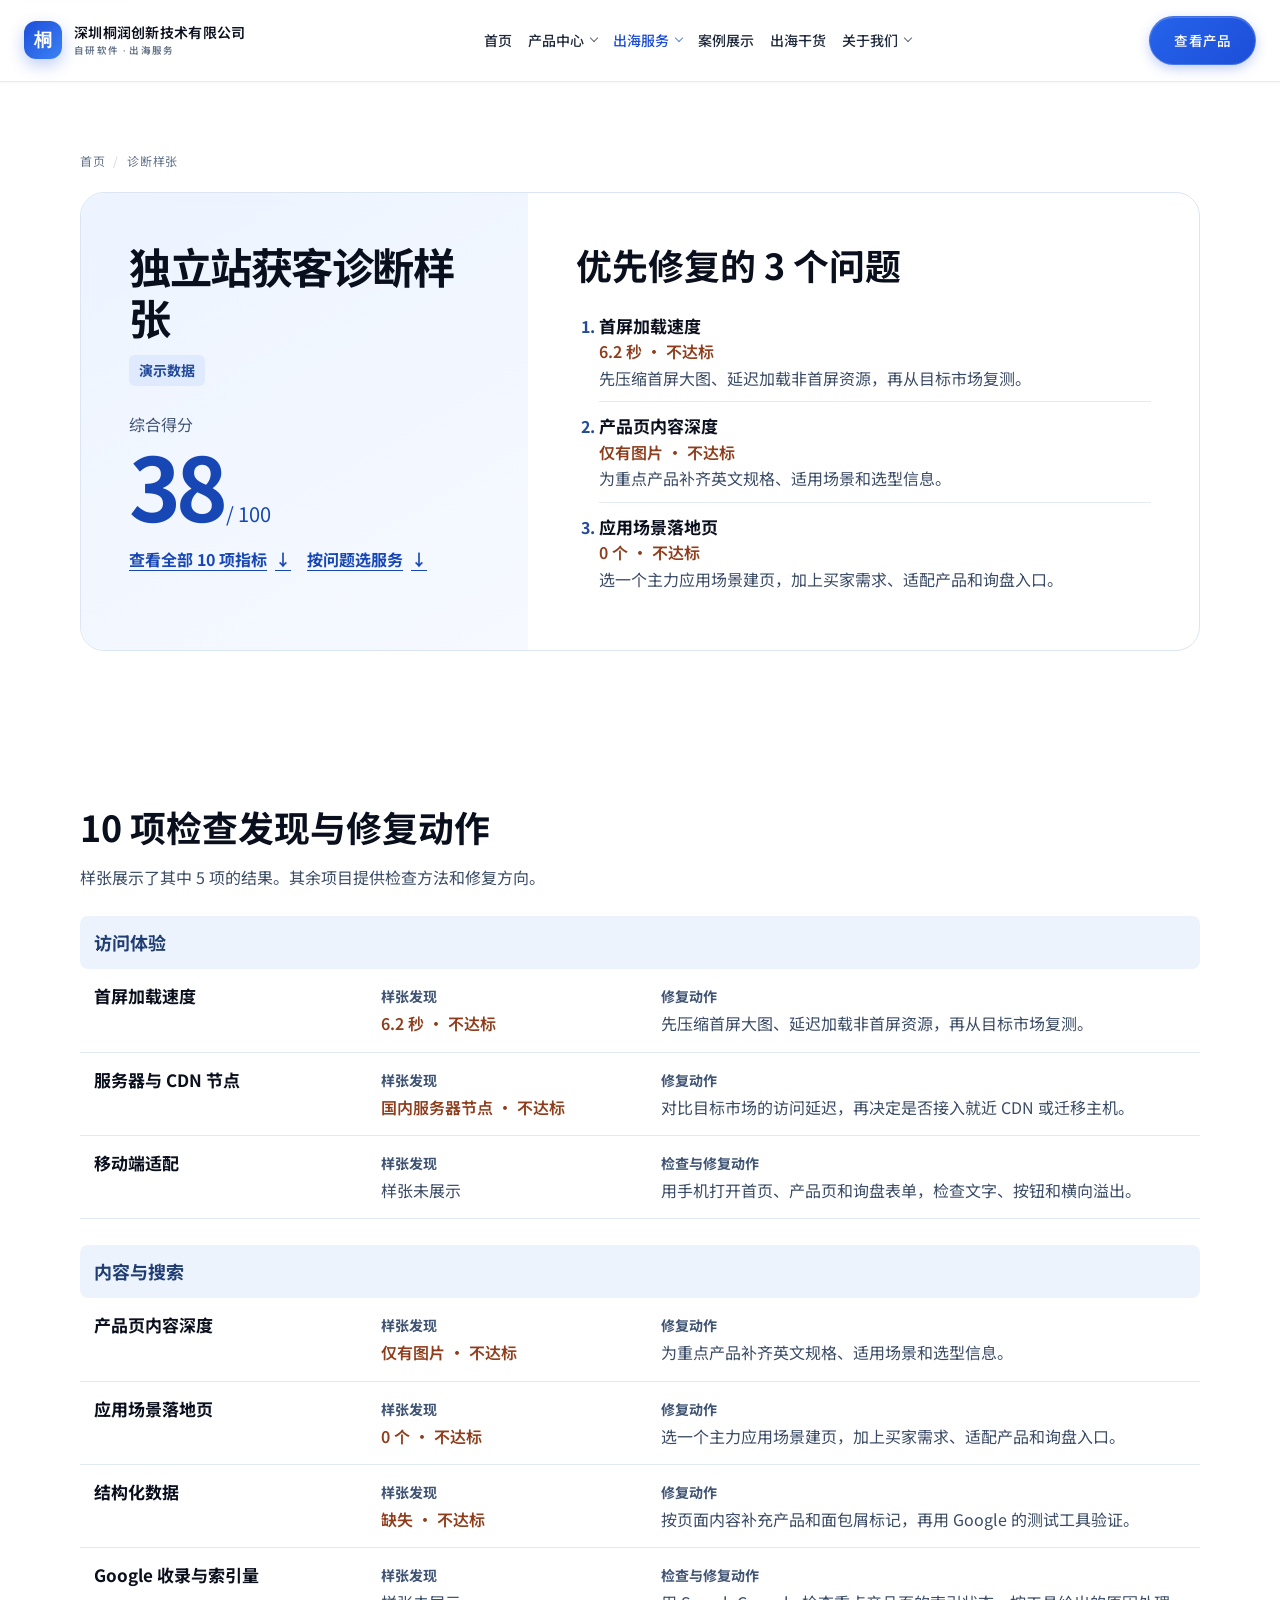
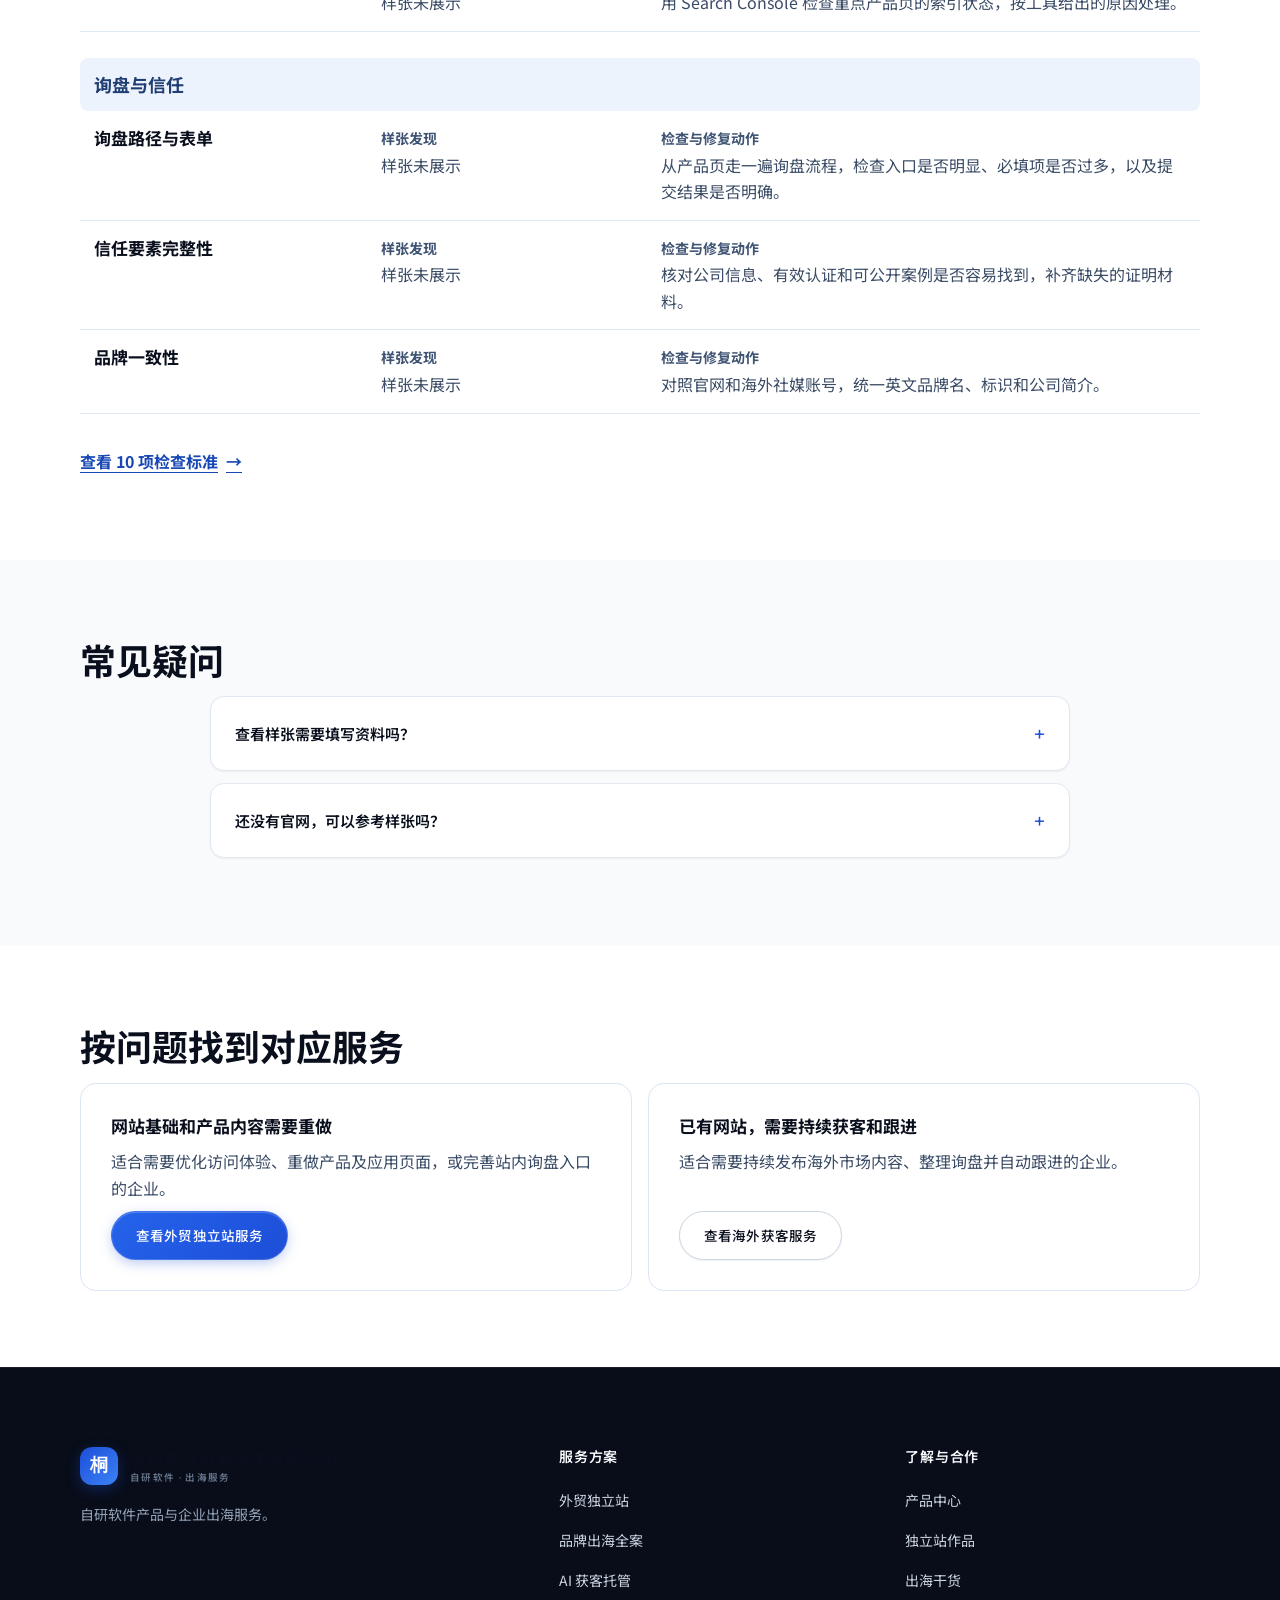
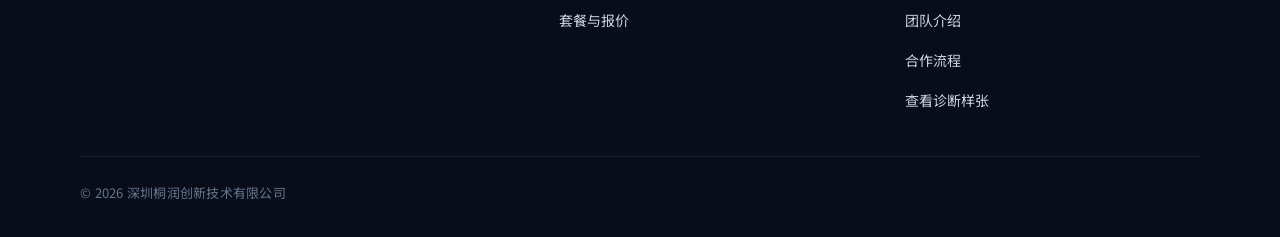
<file: diagnosis.html>
<!DOCTYPE html><html lang="zh-CN"><head><meta charset="UTF-8"><meta name="viewport" content="width=device-width, initial-scale=1"><title>诊断报告样张 · 外贸独立站 10 项检查 | 深圳桐润创新技术有限公司</title><meta name="description" content="查看外贸独立站诊断样张的演示得分、10 项检查发现和对应修复建议。"><link rel="icon" href="data:image/svg+xml,%3Csvg xmlns='http://www.w3.org/2000/svg' viewBox='0 0 64 64'%3E%3Crect width='64' height='64' rx='18' fill='%232f6bff'/%3E%3Cpath d='M18 40c8-18 20-18 28 0' fill='none' stroke='%23fff' stroke-width='4' stroke-linecap='round'/%3E%3Ccircle cx='32' cy='22' r='5' fill='%23fff'/%3E%3C/svg%3E"><link rel="preconnect" href="https://fonts.googleapis.com"><link rel="preconnect" href="https://fonts.gstatic.com" crossorigin><link href="https://fonts.googleapis.com/css2?family=DM+Sans:wght@400;500;600;700&family=Noto+Sans+SC:wght@400;500;600;700&display=swap" rel="stylesheet"><link rel="stylesheet" href="./assets/site.css?v=3"><link rel="stylesheet" href="./assets/navigation.css"><link rel="stylesheet" href="./assets/footer.css"><link rel="stylesheet" href="./assets/diagnosis.css"></head><body><a class="skip-link" href="#main-content">跳到主要内容</a><nav id="nav" aria-label="主导航"><div class="nav-in"><a class="logo" href="index.html"><div class="logo-mark" aria-hidden="true">桐</div><div class="logo-text">深圳桐润创新技术有限公司<small>自研软件 · 出海服务</small></div></a><div class="nav-links" id="navLinks"><a href="index.html">首页</a><details class="nav-group" name="primary-nav"><summary>产品中心</summary><div class="nav-submenu"><a href="products.html">查看全部产品</a><a href="products.html#meeting">加密会议系统</a><a href="products.html#software-factory">AI 软件工厂</a><a href="products.html#fastnas">FastNAS OS</a><a href="products.html#video-encryption">视频加密</a><a href="products.html#live-assistant">直播助手</a><a href="products.html#marketing">AI 全网营销系统</a><a href="products.html#enterprise-email">企业邮箱</a></div></details><details class="nav-group" name="primary-nav"><summary>出海服务</summary><div class="nav-submenu"><a href="services.html#s1">外贸独立站</a><a href="services.html#s2">品牌出海全案</a><a href="services.html#s3">AI 获客托管</a><a href="services.html#pricing">套餐与报价</a><a href="diagnosis.html#report">查看诊断样张</a></div></details><a href="cases.html">案例展示</a><a href="insights.html">出海干货</a><details class="nav-group" name="primary-nav"><summary>关于我们</summary><div class="nav-submenu"><a href="about.html#founder">团队介绍</a><a href="index.html#process">服务流程</a></div></details></div><div class="nav-action"><a class="btn btn-primary" href="products.html">查看产品</a><button class="menu-btn" id="menuBtn" aria-controls="navLinks" aria-label="打开菜单" aria-expanded="false"><span></span><span></span></button></div></div></nav><main id="main-content" tabindex="-1"><section class="diagnosis-intro" id="form"><div class="wrap"><div class="crumb"><a href="index.html">首页</a><span>/</span>诊断样张</div><div class="diagnosis-overview" id="report" aria-labelledby="report-title"><div class="diagnosis-score"><h1 id="report-title">独立站获客诊断样张</h1><span class="diagnosis-demo">演示数据</span><p class="diagnosis-score-label">综合得分</p><p class="diagnosis-score-value"><strong>38</strong><span> / 100</span></p><div class="diagnosis-shortcuts"><a class="diagnosis-text-link" href="#checks">查看全部 10 项指标 <span aria-hidden="true">↓</span></a><a class="diagnosis-text-link" href="#value">按问题选服务 <span aria-hidden="true">↓</span></a></div></div><div class="diagnosis-priorities"><h2>优先修复的 3 个问题</h2><ol><li><h3>首屏加载速度</h3><p class="diagnosis-finding">6.2 秒 · 不达标</p><p>先压缩首屏大图、延迟加载非首屏资源，再从目标市场复测。</p></li><li><h3>产品页内容深度</h3><p class="diagnosis-finding">仅有图片 · 不达标</p><p>为重点产品补齐英文规格、适用场景和选型信息。</p></li><li><h3>应用场景落地页</h3><p class="diagnosis-finding">0 个 · 不达标</p><p>选一个主力应用场景建页，加上买家需求、适配产品和询盘入口。</p></li></ol></div></div></div></section><section class="diagnosis-checks" id="checks" aria-labelledby="checks-title"><div class="wrap"><h2 id="checks-title">10 项检查发现与修复动作</h2><p class="diagnosis-note">样张展示了其中 5 项的结果。其余项目提供检查方法和修复方向。</p><div class="diagnosis-group"><h3>访问体验</h3><ul class="diagnosis-check-list"><li><h4>首屏加载速度</h4><dl><div><dt>样张发现</dt><dd class="diagnosis-finding">6.2 秒 · 不达标</dd></div><div><dt>修复动作</dt><dd>先压缩首屏大图、延迟加载非首屏资源，再从目标市场复测。</dd></div></dl></li><li><h4>服务器与 CDN 节点</h4><dl><div><dt>样张发现</dt><dd class="diagnosis-finding">国内服务器节点 · 不达标</dd></div><div><dt>修复动作</dt><dd>对比目标市场的访问延迟，再决定是否接入就近 CDN 或迁移主机。</dd></div></dl></li><li><h4>移动端适配</h4><dl><div><dt>样张发现</dt><dd class="diagnosis-unshown">样张未展示</dd></div><div><dt>检查与修复动作</dt><dd>用手机打开首页、产品页和询盘表单，检查文字、按钮和横向溢出。</dd></div></dl></li></ul></div><div class="diagnosis-group"><h3>内容与搜索</h3><ul class="diagnosis-check-list"><li><h4>产品页内容深度</h4><dl><div><dt>样张发现</dt><dd class="diagnosis-finding">仅有图片 · 不达标</dd></div><div><dt>修复动作</dt><dd>为重点产品补齐英文规格、适用场景和选型信息。</dd></div></dl></li><li><h4>应用场景落地页</h4><dl><div><dt>样张发现</dt><dd class="diagnosis-finding">0 个 · 不达标</dd></div><div><dt>修复动作</dt><dd>选一个主力应用场景建页，加上买家需求、适配产品和询盘入口。</dd></div></dl></li><li><h4>结构化数据</h4><dl><div><dt>样张发现</dt><dd class="diagnosis-finding">缺失 · 不达标</dd></div><div><dt>修复动作</dt><dd>按页面内容补充产品和面包屑标记，再用 Google 的测试工具验证。</dd></div></dl></li><li><h4>Google 收录与索引量</h4><dl><div><dt>样张发现</dt><dd class="diagnosis-unshown">样张未展示</dd></div><div><dt>检查与修复动作</dt><dd>用 Search Console 检查重点产品页的索引状态，按工具给出的原因处理。</dd></div></dl></li></ul></div><div class="diagnosis-group"><h3>询盘与信任</h3><ul class="diagnosis-check-list"><li><h4>询盘路径与表单</h4><dl><div><dt>样张发现</dt><dd class="diagnosis-unshown">样张未展示</dd></div><div><dt>检查与修复动作</dt><dd>从产品页走一遍询盘流程，检查入口是否明显、必填项是否过多，以及提交结果是否明确。</dd></div></dl></li><li><h4>信任要素完整性</h4><dl><div><dt>样张发现</dt><dd class="diagnosis-unshown">样张未展示</dd></div><div><dt>检查与修复动作</dt><dd>核对公司信息、有效认证和可公开案例是否容易找到，补齐缺失的证明材料。</dd></div></dl></li><li><h4>品牌一致性</h4><dl><div><dt>样张发现</dt><dd class="diagnosis-unshown">样张未展示</dd></div><div><dt>检查与修复动作</dt><dd>对照官网和海外社媒账号，统一英文品牌名、标识和公司简介。</dd></div></dl></li></ul></div><a class="diagnosis-text-link" href="article-audit.html">查看 10 项检查标准 <span aria-hidden="true">→</span></a></div></section><section class="diagnosis-faq soft" id="faq"><div class="wrap"><h2>常见疑问</h2><div class="faq"><details name="page-faq"><summary>查看样张需要填写资料吗？</summary><div class="ans">样张和检查标准均可直接查看。</div></details><details name="page-faq"><summary>还没有官网，可以参考样张吗？</summary><div class="ans">可以。可按产品内容、搜索可见性和询盘入口三方面准备新站。</div></details></div></div></section><section class="diagnosis-services" id="value"><div class="wrap"><h2>按问题找到对应服务</h2><div class="diagnosis-service-grid"><div><h3>网站基础和产品内容需要重做</h3><p>适合需要优化访问体验、重做产品及应用页面，或完善站内询盘入口的企业。</p><a class="btn btn-primary" href="services.html#s1">查看外贸独立站服务</a></div><div><h3>已有网站，需要持续获客和跟进</h3><p>适合需要持续发布海外市场内容、整理询盘并自动跟进的企业。</p><a class="btn btn-line" href="services.html#s3">查看海外获客服务</a></div></div></div></section></main><footer class="site-footer"><div class="wrap"><div class="site-footer-grid"><div><a class="logo footer-brand" href="index.html" aria-label="深圳桐润创新技术有限公司首页"><span class="logo-mark" aria-hidden="true">桐</span><span class="logo-text">深圳桐润创新技术有限公司<small>自研软件 · 出海服务</small></span></a><p class="footer-description">自研软件产品与企业出海服务。</p></div><div><h2>服务方案</h2><ul><li><a href="services.html#s1">外贸独立站</a></li><li><a href="services.html#s2">品牌出海全案</a></li><li><a href="services.html#s3">AI 获客托管</a></li><li><a href="services.html#pricing">套餐与报价</a></li></ul></div><div><h2>了解与合作</h2><ul><li><a href="products.html">产品中心</a></li><li><a href="index.html#works">独立站作品</a></li><li><a href="insights.html">出海干货</a></li><li><a href="index.html#founder">团队介绍</a></li><li><a href="index.html#process">合作流程</a></li><li><a href="diagnosis.html#report">查看诊断样张</a></li></ul></div></div><div class="site-footer-copy">© 2026 深圳桐润创新技术有限公司</div></div></footer><button id="toTop" type="button" aria-label="返回顶部">↑</button></body></html><script type="module">(()=>{let e=document.getElementById(`nav`),t=document.getElementById(`navLinks`),n=document.getElementById(`menuBtn`),r=[...t.querySelectorAll(`.nav-group`)];function i(){let e=location.pathname.split(`/`).pop()||`index.html`,n=e+location.hash,r=[...t.querySelectorAll(`a`)],i=r.find(e=>e.getAttribute(`href`)===n)||r.find(t=>t.getAttribute(`href`).split(`#`)[0]===e);r.forEach(e=>{e.classList.toggle(`current`,e===i),e.removeAttribute(`aria-current`)}),i?.setAttribute(`aria-current`,location.hash?`location`:`page`)}function a(){r.forEach(e=>{e.open=!1})}function o(e){n.classList.toggle(`open`,e),t.classList.toggle(`open`,e),n.setAttribute(`aria-expanded`,String(e)),n.setAttribute(`aria-label`,e?`关闭菜单`:`打开菜单`),e||a()}n.addEventListener(`click`,()=>o(!t.classList.contains(`open`))),t.addEventListener(`click`,e=>{e.target.closest(`a`)&&o(!1)}),document.addEventListener(`click`,t=>{e.contains(t.target)||o(!1)}),e.addEventListener(`keydown`,e=>{if(e.key!==`Escape`)return;let i=r.find(e=>e.open);i?(i.open=!1,i.querySelector(`summary`).focus()):t.classList.contains(`open`)&&(o(!1),n.focus())}),window.addEventListener(`hashchange`,i),i()})();var e=document.getElementById(`nav`),t=document.getElementById(`progress`),n=document.getElementById(`toTop`),r=matchMedia(`(prefers-reduced-motion: reduce)`),i=!1;function a(){if(t){let e=document.documentElement.scrollHeight-innerHeight,n=e>0?Math.min(scrollY/e*100,100):0;t.style.width=`${n}%`}e.classList.toggle(`scrolled`,scrollY>40),n.classList.toggle(`show`,scrollY>620),i=!1}addEventListener(`scroll`,()=>{i||(i=!0,requestAnimationFrame(a))},{passive:!0}),addEventListener(`resize`,a),a(),n.addEventListener(`click`,()=>{scrollTo({top:0,behavior:r.matches?`instant`:`smooth`})});</script>
</file>
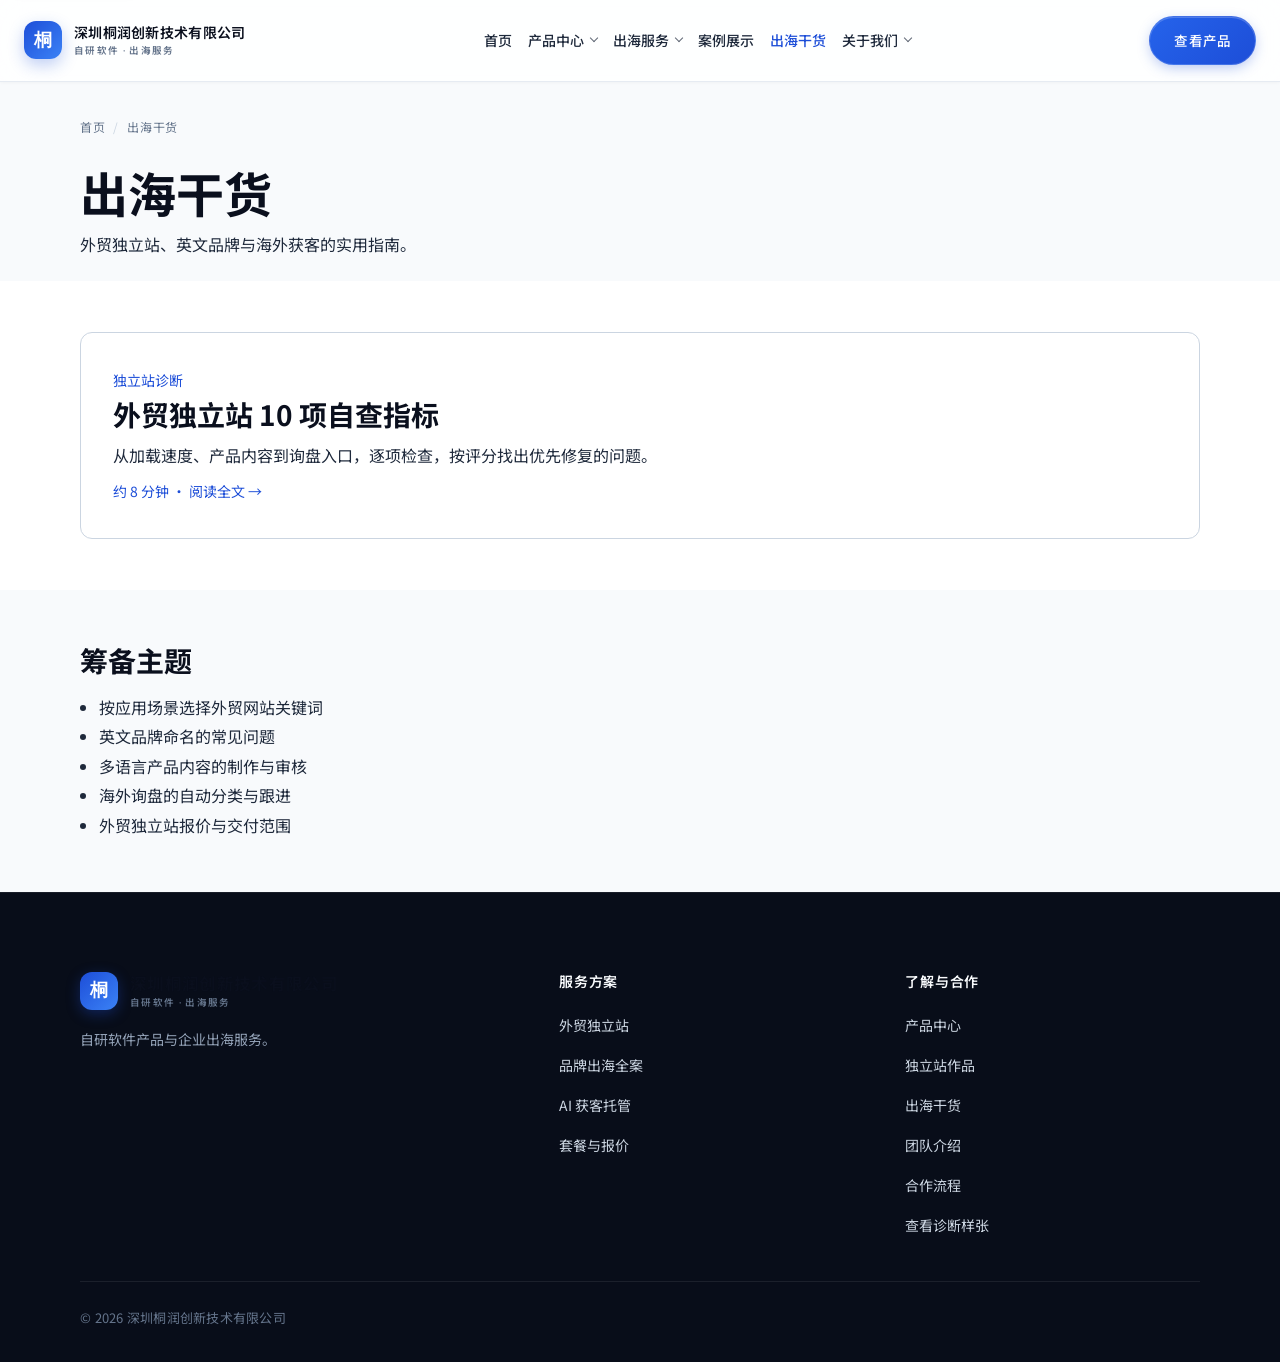
<file: insights.html>
<!DOCTYPE html><html lang="zh-CN"><head><meta charset="UTF-8"><meta name="viewport" content="width=device-width, initial-scale=1"><title>出海干货 · 工厂独立站与海外获客实战笔记 | 深圳桐润创新技术有限公司</title><meta name="description" content="写给工厂老板与外贸负责人的出海实战笔记：独立站 10 项体检指标、Google SEO、英文品牌命名、询盘跟进自动化。"><link rel="icon" href="data:image/svg+xml,%3Csvg xmlns='http://www.w3.org/2000/svg' viewBox='0 0 64 64'%3E%3Crect width='64' height='64' rx='18' fill='%232f6bff'/%3E%3Cpath d='M18 40c8-18 20-18 28 0' fill='none' stroke='%23fff' stroke-width='4' stroke-linecap='round'/%3E%3Ccircle cx='32' cy='22' r='5' fill='%23fff'/%3E%3C/svg%3E"><link rel="preconnect" href="https://fonts.googleapis.com"><link rel="preconnect" href="https://fonts.gstatic.com" crossorigin><link href="https://fonts.googleapis.com/css2?family=DM+Sans:wght@400;500;600;700&family=Noto+Sans+SC:wght@400;500;600;700&display=swap" rel="stylesheet"><link rel="stylesheet" href="./assets/site.css?v=3"><link rel="stylesheet" href="./assets/navigation.css"><link rel="stylesheet" href="./assets/footer.css"><link rel="stylesheet" href="./assets/insights.css"></head><body><a class="skip-link" href="#main-content">跳到主要内容</a><div id="progress" aria-hidden="true"></div><nav id="nav" aria-label="主导航"><div class="nav-in"><a class="logo" href="index.html"><div class="logo-mark" aria-hidden="true">桐</div><div class="logo-text">深圳桐润创新技术有限公司<small>自研软件 · 出海服务</small></div></a><div class="nav-links" id="navLinks"><a href="index.html">首页</a><details class="nav-group" name="primary-nav"><summary>产品中心</summary><div class="nav-submenu"><a href="products.html">查看全部产品</a><a href="products.html#meeting">加密会议系统</a><a href="products.html#software-factory">AI 软件工厂</a><a href="products.html#fastnas">FastNAS OS</a><a href="products.html#video-encryption">视频加密</a><a href="products.html#live-assistant">直播助手</a><a href="products.html#marketing">AI 全网营销系统</a><a href="products.html#enterprise-email">企业邮箱</a></div></details><details class="nav-group" name="primary-nav"><summary>出海服务</summary><div class="nav-submenu"><a href="services.html#s1">外贸独立站</a><a href="services.html#s2">品牌出海全案</a><a href="services.html#s3">AI 获客托管</a><a href="services.html#pricing">套餐与报价</a><a href="diagnosis.html#report">查看诊断样张</a></div></details><a href="cases.html">案例展示</a><a href="insights.html">出海干货</a><details class="nav-group" name="primary-nav"><summary>关于我们</summary><div class="nav-submenu"><a href="about.html#founder">团队介绍</a><a href="index.html#process">服务流程</a></div></details></div><div class="nav-action"><a class="btn btn-primary" href="products.html">查看产品</a><button class="menu-btn" id="menuBtn" aria-controls="navLinks" aria-label="打开菜单" aria-expanded="false"><span></span><span></span></button></div></div></nav><main id="main-content" tabindex="-1"><header class="reading-header"><div class="wrap"><div class="crumb"><a href="index.html">首页</a><span aria-hidden="true">/</span>出海干货</div><h1>出海干货</h1><p>外贸独立站、英文品牌与海外获客的实用指南。</p></div></header><section id="featured" class="reading-list" aria-label="已发布文章"><div class="wrap"><a class="reading-card" href="article-audit.html"><span class="reading-topic">独立站诊断</span><h2>外贸独立站 10 项自查指标</h2><p>从加载速度、产品内容到询盘入口，逐项检查，按评分找出优先修复的问题。</p><span class="reading-meta">约 8 分钟 · 阅读全文 <span aria-hidden="true">→</span></span></a></div></section><section class="reading-planned soft" id="articles" aria-labelledby="planned-title"><div class="wrap"><h2 id="planned-title">筹备主题</h2><ul><li>按应用场景选择外贸网站关键词</li><li>英文品牌命名的常见问题</li><li>多语言产品内容的制作与审核</li><li>海外询盘的自动分类与跟进</li><li>外贸独立站报价与交付范围</li></ul></div></section></main><footer class="site-footer"><div class="wrap"><div class="site-footer-grid"><div><a class="logo footer-brand" href="index.html" aria-label="深圳桐润创新技术有限公司首页"><span class="logo-mark" aria-hidden="true">桐</span><span class="logo-text">深圳桐润创新技术有限公司<small>自研软件 · 出海服务</small></span></a><p class="footer-description">自研软件产品与企业出海服务。</p></div><div><h2>服务方案</h2><ul><li><a href="services.html#s1">外贸独立站</a></li><li><a href="services.html#s2">品牌出海全案</a></li><li><a href="services.html#s3">AI 获客托管</a></li><li><a href="services.html#pricing">套餐与报价</a></li></ul></div><div><h2>了解与合作</h2><ul><li><a href="products.html">产品中心</a></li><li><a href="index.html#works">独立站作品</a></li><li><a href="insights.html">出海干货</a></li><li><a href="index.html#founder">团队介绍</a></li><li><a href="index.html#process">合作流程</a></li><li><a href="diagnosis.html#report">查看诊断样张</a></li></ul></div></div><div class="site-footer-copy">© 2026 深圳桐润创新技术有限公司</div></div></footer><button id="toTop" type="button" aria-label="返回顶部">↑</button></body></html><script type="module">(()=>{let e=document.getElementById(`nav`),t=document.getElementById(`navLinks`),n=document.getElementById(`menuBtn`),r=[...t.querySelectorAll(`.nav-group`)];function i(){let e=location.pathname.split(`/`).pop()||`index.html`,n=e+location.hash,r=[...t.querySelectorAll(`a`)],i=r.find(e=>e.getAttribute(`href`)===n)||r.find(t=>t.getAttribute(`href`).split(`#`)[0]===e);r.forEach(e=>{e.classList.toggle(`current`,e===i),e.removeAttribute(`aria-current`)}),i?.setAttribute(`aria-current`,location.hash?`location`:`page`)}function a(){r.forEach(e=>{e.open=!1})}function o(e){n.classList.toggle(`open`,e),t.classList.toggle(`open`,e),n.setAttribute(`aria-expanded`,String(e)),n.setAttribute(`aria-label`,e?`关闭菜单`:`打开菜单`),e||a()}n.addEventListener(`click`,()=>o(!t.classList.contains(`open`))),t.addEventListener(`click`,e=>{e.target.closest(`a`)&&o(!1)}),document.addEventListener(`click`,t=>{e.contains(t.target)||o(!1)}),e.addEventListener(`keydown`,e=>{if(e.key!==`Escape`)return;let i=r.find(e=>e.open);i?(i.open=!1,i.querySelector(`summary`).focus()):t.classList.contains(`open`)&&(o(!1),n.focus())}),window.addEventListener(`hashchange`,i),i()})();var e=document.getElementById(`nav`),t=document.getElementById(`progress`),n=document.getElementById(`toTop`),r=matchMedia(`(prefers-reduced-motion: reduce)`),i=!1;function a(){if(t){let e=document.documentElement.scrollHeight-innerHeight,n=e>0?Math.min(scrollY/e*100,100):0;t.style.width=`${n}%`}e.classList.toggle(`scrolled`,scrollY>40),n.classList.toggle(`show`,scrollY>620),i=!1}addEventListener(`scroll`,()=>{i||(i=!0,requestAnimationFrame(a))},{passive:!0}),addEventListener(`resize`,a),a(),n.addEventListener(`click`,()=>{scrollTo({top:0,behavior:r.matches?`instant`:`smooth`})});</script>
</file>
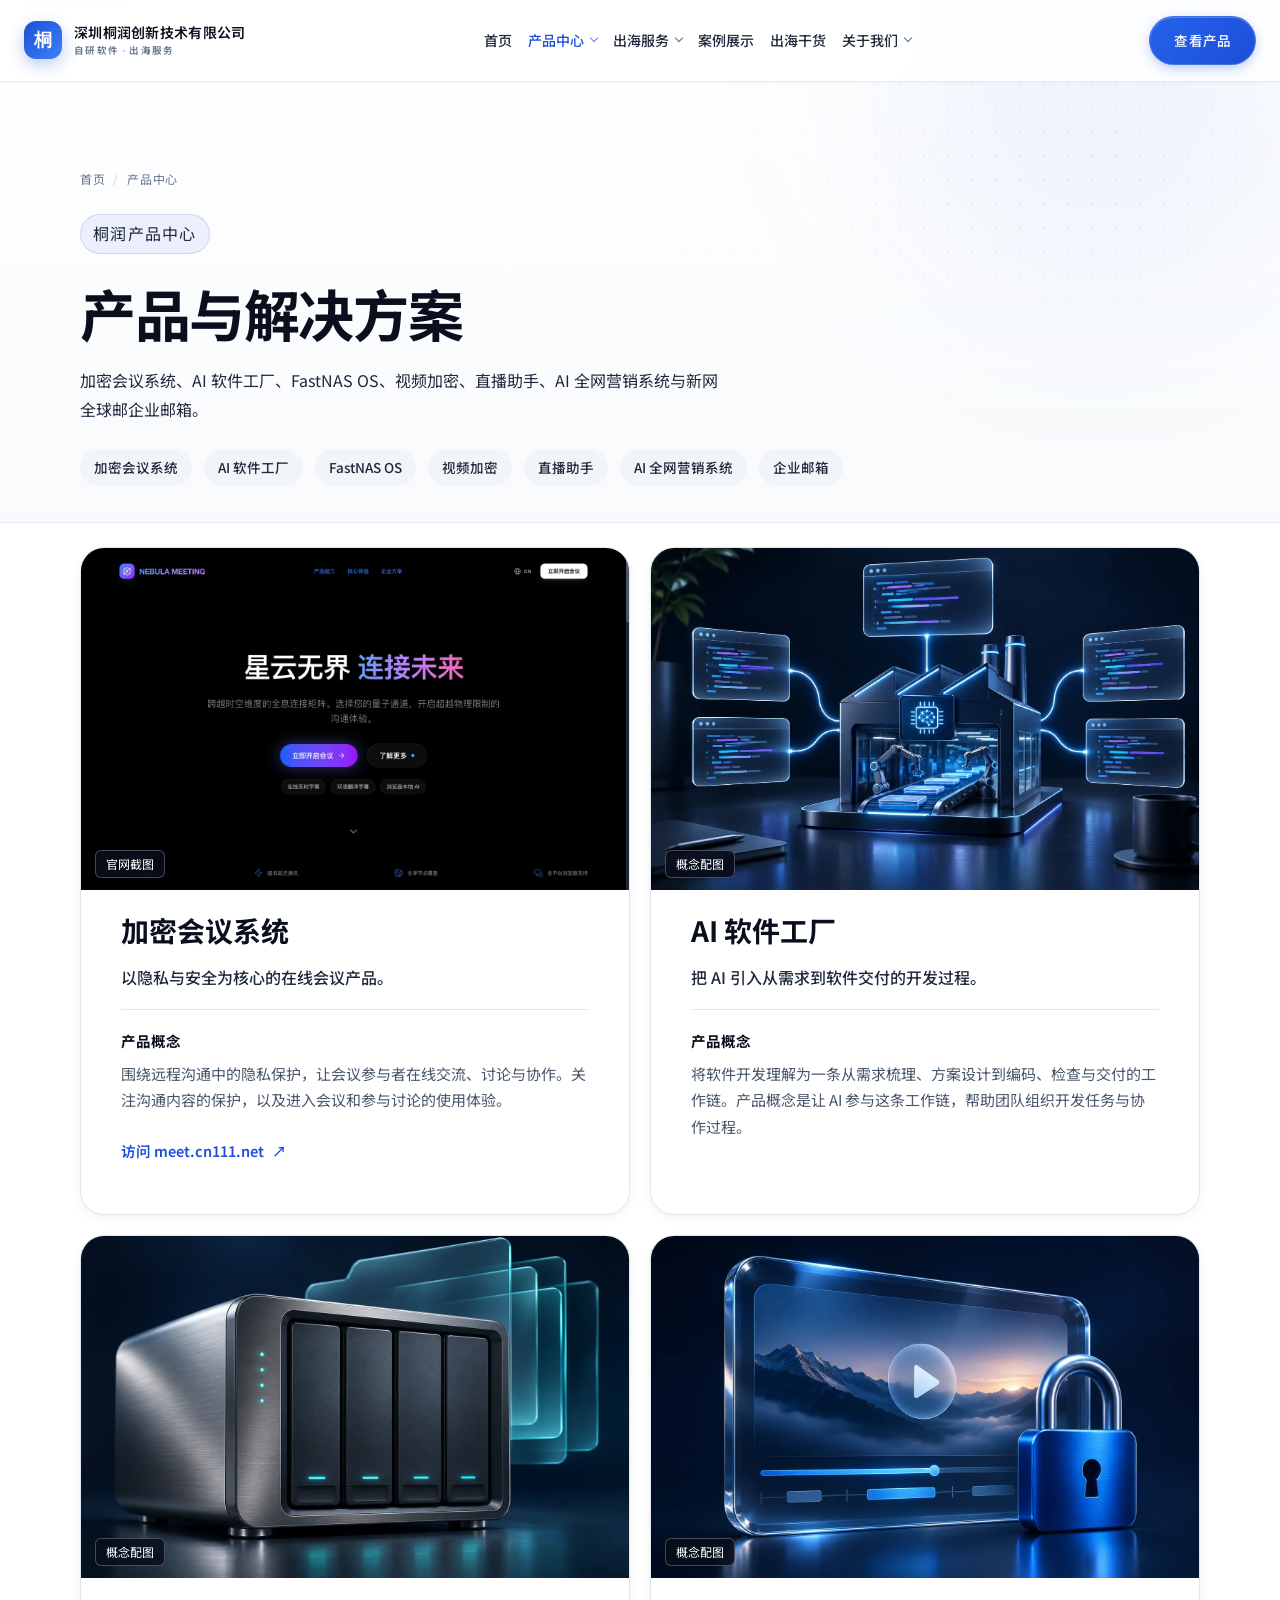
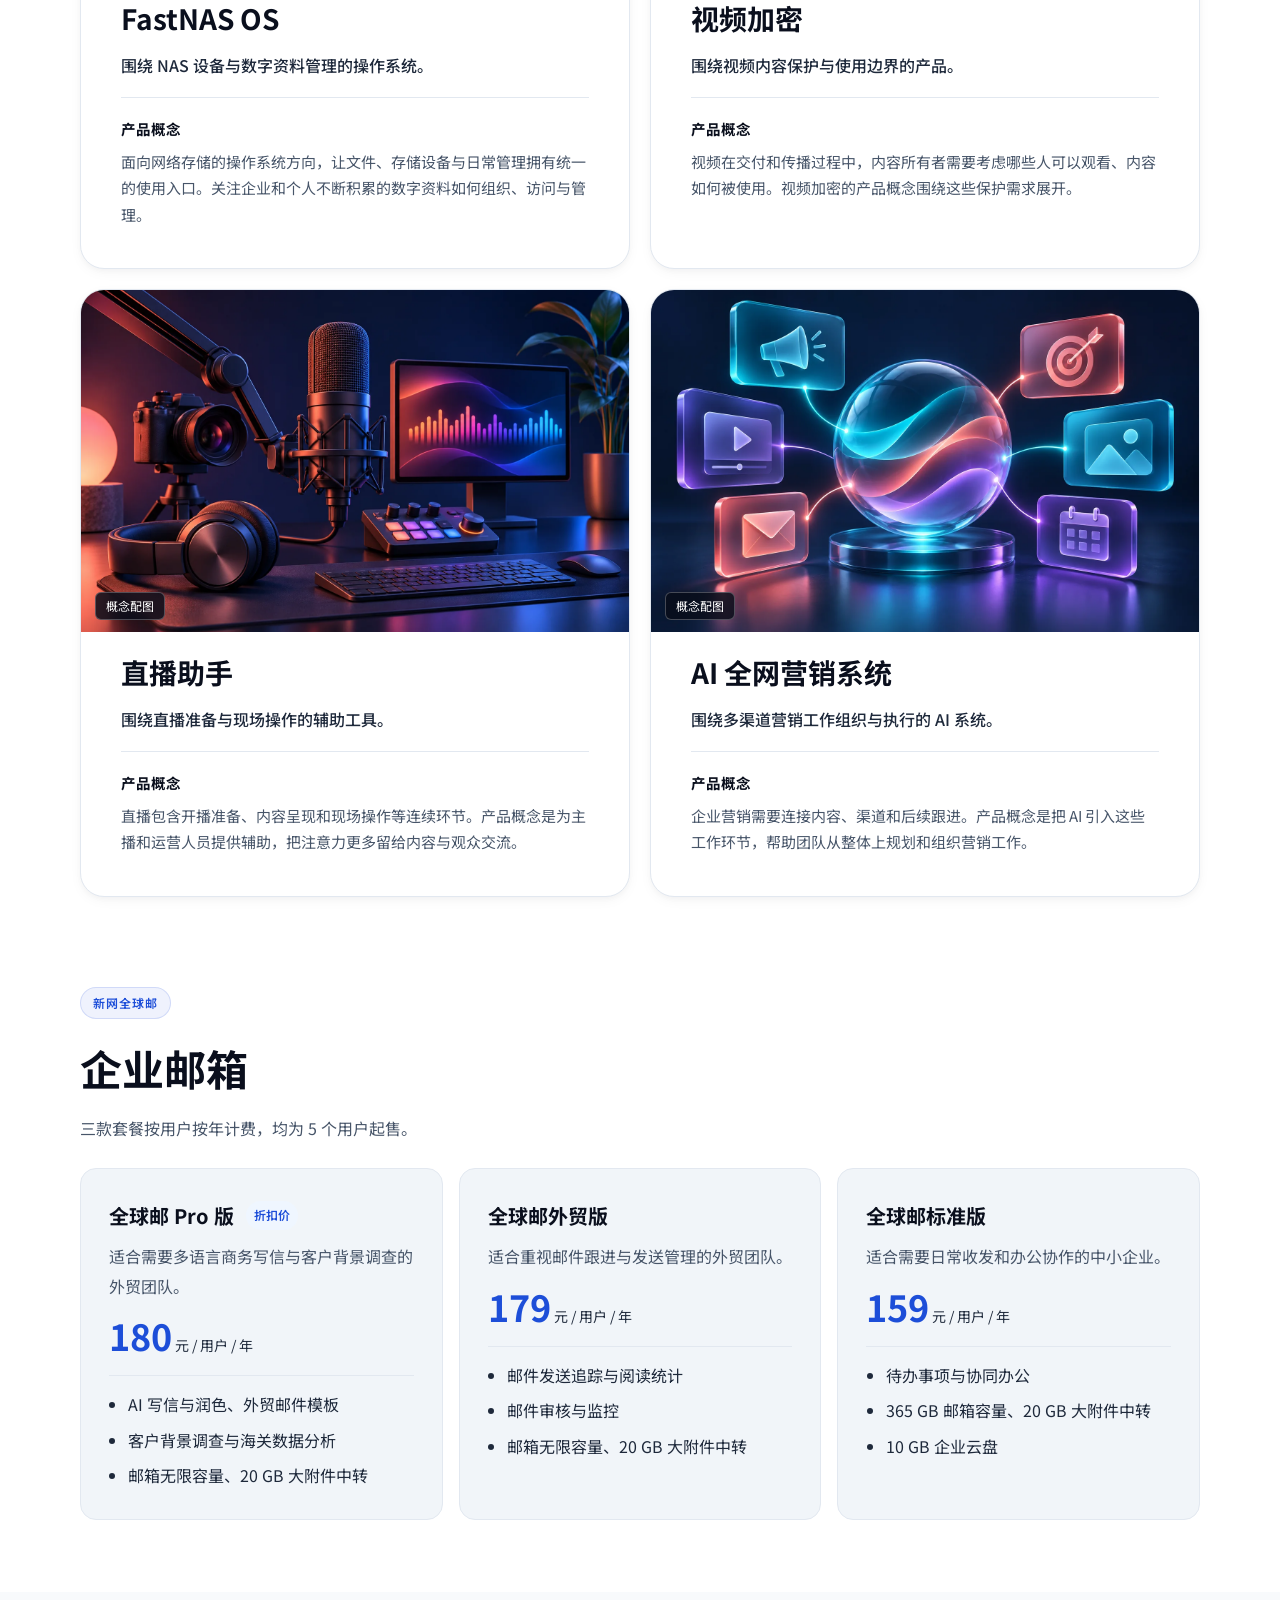
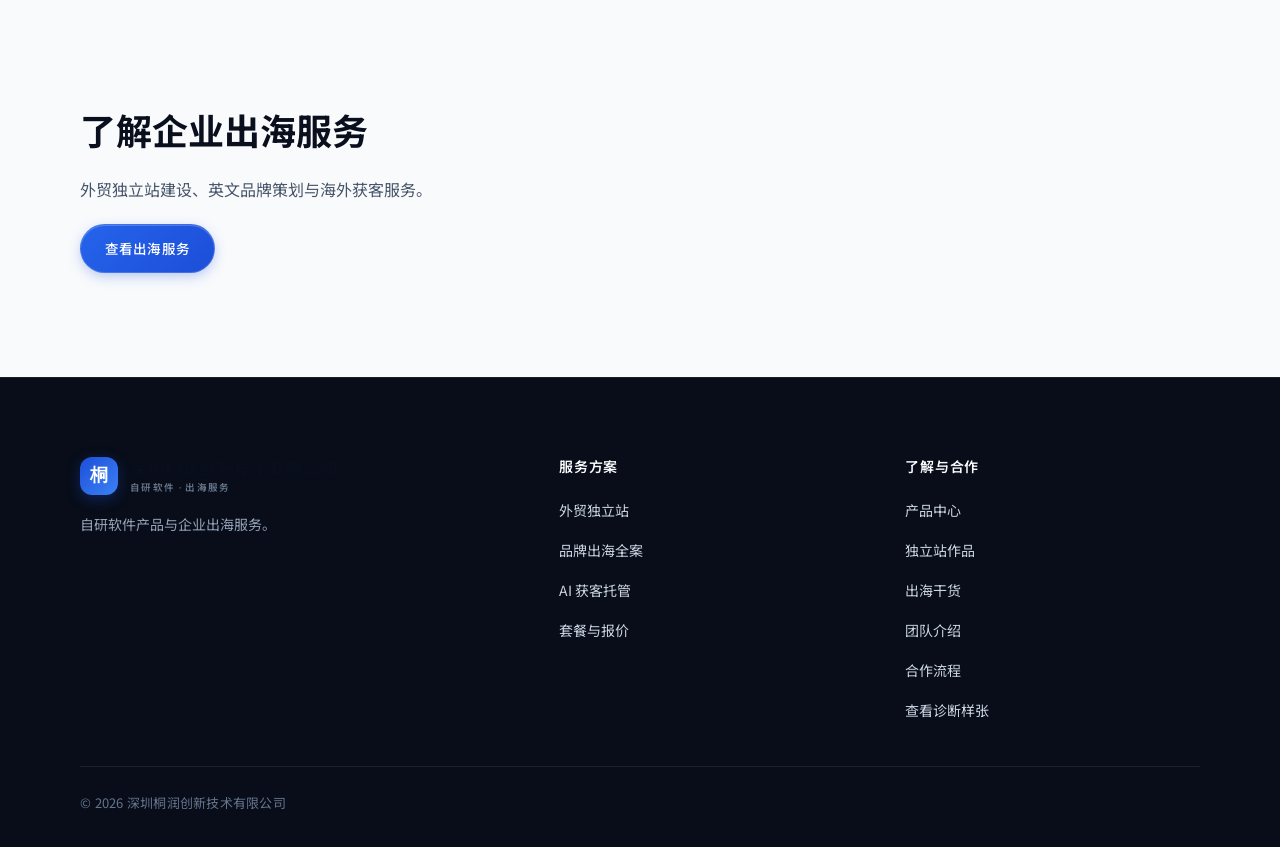
<file: products.html>
<!DOCTYPE html><html lang="zh-CN"><head><meta charset="UTF-8"><meta name="viewport" content="width=device-width, initial-scale=1"><title>产品中心 · 桐润产品与解决方案 | 深圳桐润创新技术有限公司</title><meta name="description" content="了解桐润加密会议系统、AI 软件工厂、FastNAS OS、视频加密、直播助手、AI 全网营销系统与新网全球邮企业邮箱。"><link rel="icon" href="data:image/svg+xml,%3Csvg xmlns='http://www.w3.org/2000/svg' viewBox='0 0 64 64'%3E%3Crect width='64' height='64' rx='18' fill='%232f6bff'/%3E%3Cpath d='M18 40c8-18 20-18 28 0' fill='none' stroke='%23fff' stroke-width='4' stroke-linecap='round'/%3E%3Ccircle cx='32' cy='22' r='5' fill='%23fff'/%3E%3C/svg%3E"><link rel="preconnect" href="https://fonts.googleapis.com"><link rel="preconnect" href="https://fonts.gstatic.com" crossorigin><link href="https://fonts.googleapis.com/css2?family=DM+Sans:wght@400;500;600;700&family=Noto+Sans+SC:wght@400;500;600;700&display=swap" rel="stylesheet"><link rel="stylesheet" href="./assets/site.css?v=3"><link rel="stylesheet" href="./assets/navigation.css"><link rel="stylesheet" href="./assets/footer.css"><link rel="stylesheet" href="./assets/products.css"></head><body><a class="skip-link" href="#main-content">跳到主要内容</a><nav id="nav" aria-label="主导航"><div class="nav-in"><a class="logo" href="index.html"><div class="logo-mark" aria-hidden="true">桐</div><div class="logo-text">深圳桐润创新技术有限公司<small>自研软件 · 出海服务</small></div></a><div class="nav-links" id="navLinks"><a href="index.html">首页</a><details class="nav-group" name="primary-nav"><summary>产品中心</summary><div class="nav-submenu"><a href="products.html">查看全部产品</a><a href="products.html#meeting">加密会议系统</a><a href="products.html#software-factory">AI 软件工厂</a><a href="products.html#fastnas">FastNAS OS</a><a href="products.html#video-encryption">视频加密</a><a href="products.html#live-assistant">直播助手</a><a href="products.html#marketing">AI 全网营销系统</a><a href="products.html#enterprise-email">企业邮箱</a></div></details><details class="nav-group" name="primary-nav"><summary>出海服务</summary><div class="nav-submenu"><a href="services.html#s1">外贸独立站</a><a href="services.html#s2">品牌出海全案</a><a href="services.html#s3">AI 获客托管</a><a href="services.html#pricing">套餐与报价</a><a href="diagnosis.html#report">查看诊断样张</a></div></details><a href="cases.html">案例展示</a><a href="insights.html">出海干货</a><details class="nav-group" name="primary-nav"><summary>关于我们</summary><div class="nav-submenu"><a href="about.html#founder">团队介绍</a><a href="index.html#process">服务流程</a></div></details></div><div class="nav-action"><a class="btn btn-primary" href="products.html">查看产品</a><button class="menu-btn" id="menuBtn" aria-controls="navLinks" aria-label="打开菜单" aria-expanded="false"><span></span><span></span></button></div></div></nav><main id="main-content" tabindex="-1"><header class="page-hero products-hero"><div class="wrap"><div class="crumb"><a href="index.html">首页</a><span>/</span>产品中心</div><p class="products-eyebrow">桐润产品中心</p><h1>产品与解决方案</h1><p>加密会议系统、AI 软件工厂、FastNAS OS、视频加密、直播助手、AI 全网营销系统与新网全球邮企业邮箱。</p><nav class="product-jumps" aria-label="选择产品"><a href="#meeting">加密会议系统</a><a href="#software-factory">AI 软件工厂</a><a href="#fastnas">FastNAS OS</a><a href="#video-encryption">视频加密</a><a href="#live-assistant">直播助手</a><a href="#marketing">AI 全网营销系统</a><a href="#enterprise-email">企业邮箱</a></nav></div></header><section class="products-catalog" aria-label="六项自有产品"><div class="wrap products-grid"><article class="product-entry" id="meeting"><a class="product-image-link" href="./images/products/meeting.webp" target="_blank" rel="noopener" aria-label="查看加密会议系统大图（新标签页）"><div class="product-visual product-visual-large"><img src="./images/products/meeting.webp" alt="加密会议系统官网页面截图" width="1440" height="900" loading="lazy" decoding="async"><span class="product-visual-label">官网截图</span></div></a><h2>加密会议系统</h2><p class="product-summary">以隐私与安全为核心的在线会议产品。</p><div class="product-concept"><h3>产品概念</h3><p>围绕远程沟通中的隐私保护，让会议参与者在线交流、讨论与协作。关注沟通内容的保护，以及进入会议和参与讨论的使用体验。</p></div><a class="products-link" href="https://meet.cn111.net/" target="_blank" rel="noopener noreferrer">访问 meet.cn111.net <span aria-hidden="true">↗</span></a></article><article class="product-entry" id="software-factory"><a class="product-image-link" href="./images/products/software-factory.webp" target="_blank" rel="noopener" aria-label="查看AI 软件工厂大图（新标签页）"><div class="product-visual product-visual-large"><img src="./images/products/software-factory.webp" alt="AI 软件工厂概念配图" width="1440" height="900" loading="lazy" decoding="async"><span class="product-visual-label">概念配图</span></div></a><h2>AI 软件工厂</h2><p class="product-summary">把 AI 引入从需求到软件交付的开发过程。</p><div class="product-concept"><h3>产品概念</h3><p>将软件开发理解为一条从需求梳理、方案设计到编码、检查与交付的工作链。产品概念是让 AI 参与这条工作链，帮助团队组织开发任务与协作过程。</p></div></article><article class="product-entry" id="fastnas"><a class="product-image-link" href="./images/products/fastnas.webp" target="_blank" rel="noopener" aria-label="查看FastNAS OS大图（新标签页）"><div class="product-visual product-visual-large"><img src="./images/products/fastnas.webp" alt="FastNAS OS概念配图" width="1440" height="900" loading="lazy" decoding="async"><span class="product-visual-label">概念配图</span></div></a><h2>FastNAS OS</h2><p class="product-summary">围绕 NAS 设备与数字资料管理的操作系统。</p><div class="product-concept"><h3>产品概念</h3><p>面向网络存储的操作系统方向，让文件、存储设备与日常管理拥有统一的使用入口。关注企业和个人不断积累的数字资料如何组织、访问与管理。</p></div></article><article class="product-entry" id="video-encryption"><a class="product-image-link" href="./images/products/video-encryption.webp" target="_blank" rel="noopener" aria-label="查看视频加密大图（新标签页）"><div class="product-visual product-visual-large"><img src="./images/products/video-encryption.webp" alt="视频加密概念配图" width="1440" height="900" loading="lazy" decoding="async"><span class="product-visual-label">概念配图</span></div></a><h2>视频加密</h2><p class="product-summary">围绕视频内容保护与使用边界的产品。</p><div class="product-concept"><h3>产品概念</h3><p>视频在交付和传播过程中，内容所有者需要考虑哪些人可以观看、内容如何被使用。视频加密的产品概念围绕这些保护需求展开。</p></div></article><article class="product-entry" id="live-assistant"><a class="product-image-link" href="./images/products/live-assistant.webp" target="_blank" rel="noopener" aria-label="查看直播助手大图（新标签页）"><div class="product-visual product-visual-large"><img src="./images/products/live-assistant.webp" alt="直播助手概念配图" width="1440" height="900" loading="lazy" decoding="async"><span class="product-visual-label">概念配图</span></div></a><h2>直播助手</h2><p class="product-summary">围绕直播准备与现场操作的辅助工具。</p><div class="product-concept"><h3>产品概念</h3><p>直播包含开播准备、内容呈现和现场操作等连续环节。产品概念是为主播和运营人员提供辅助，把注意力更多留给内容与观众交流。</p></div></article><article class="product-entry" id="marketing"><a class="product-image-link" href="./images/products/marketing.webp" target="_blank" rel="noopener" aria-label="查看AI 全网营销系统大图（新标签页）"><div class="product-visual product-visual-large"><img src="./images/products/marketing.webp" alt="AI 全网营销系统概念配图" width="1440" height="900" loading="lazy" decoding="async"><span class="product-visual-label">概念配图</span></div></a><h2>AI 全网营销系统</h2><p class="product-summary">围绕多渠道营销工作组织与执行的 AI 系统。</p><div class="product-concept"><h3>产品概念</h3><p>企业营销需要连接内容、渠道和后续跟进。产品概念是把 AI 引入这些工作环节，帮助团队从整体上规划和组织营销工作。</p></div></article></div></section><section class="email-plans" id="enterprise-email" aria-labelledby="email-plans-title"><div class="wrap"><p class="products-eyebrow">新网全球邮</p><h2 id="email-plans-title">企业邮箱</h2><p class="email-plans-intro">三款套餐按用户按年计费，均为 5 个用户起售。</p><div class="email-plans-grid"><article class="email-plan"><div class="email-plan-heading"><h3>全球邮 Pro 版</h3><span class="email-plan-discount">折扣价</span></div><p class="email-plan-audience">适合需要多语言商务写信与客户背景调查的外贸团队。</p><p class="email-plan-price"><strong>180</strong> 元 / 用户 / 年</p><ul><li>AI 写信与润色、外贸邮件模板</li><li>客户背景调查与海关数据分析</li><li>邮箱无限容量、20 GB 大附件中转</li></ul></article><article class="email-plan"><div class="email-plan-heading"><h3>全球邮外贸版</h3></div><p class="email-plan-audience">适合重视邮件跟进与发送管理的外贸团队。</p><p class="email-plan-price"><strong>179</strong> 元 / 用户 / 年</p><ul><li>邮件发送追踪与阅读统计</li><li>邮件审核与监控</li><li>邮箱无限容量、20 GB 大附件中转</li></ul></article><article class="email-plan"><div class="email-plan-heading"><h3>全球邮标准版</h3></div><p class="email-plan-audience">适合需要日常收发和办公协作的中小企业。</p><p class="email-plan-price"><strong>159</strong> 元 / 用户 / 年</p><ul><li>待办事项与协同办公</li><li>365 GB 邮箱容量、20 GB 大附件中转</li><li>10 GB 企业云盘</li></ul></article></div></div></section><section class="products-service soft"><div class="wrap"><h2>了解企业出海服务</h2><p>外贸独立站建设、英文品牌策划与海外获客服务。</p><a class="btn btn-primary" href="services.html">查看出海服务</a></div></section></main><footer class="site-footer"><div class="wrap"><div class="site-footer-grid"><div><a class="logo footer-brand" href="index.html" aria-label="深圳桐润创新技术有限公司首页"><span class="logo-mark" aria-hidden="true">桐</span><span class="logo-text">深圳桐润创新技术有限公司<small>自研软件 · 出海服务</small></span></a><p class="footer-description">自研软件产品与企业出海服务。</p></div><div><h2>服务方案</h2><ul><li><a href="services.html#s1">外贸独立站</a></li><li><a href="services.html#s2">品牌出海全案</a></li><li><a href="services.html#s3">AI 获客托管</a></li><li><a href="services.html#pricing">套餐与报价</a></li></ul></div><div><h2>了解与合作</h2><ul><li><a href="products.html">产品中心</a></li><li><a href="index.html#works">独立站作品</a></li><li><a href="insights.html">出海干货</a></li><li><a href="index.html#founder">团队介绍</a></li><li><a href="index.html#process">合作流程</a></li><li><a href="diagnosis.html#report">查看诊断样张</a></li></ul></div></div><div class="site-footer-copy">© 2026 深圳桐润创新技术有限公司</div></div></footer><button id="toTop" type="button" aria-label="返回顶部">↑</button></body></html><script type="module">(()=>{let e=document.getElementById(`nav`),t=document.getElementById(`navLinks`),n=document.getElementById(`menuBtn`),r=[...t.querySelectorAll(`.nav-group`)];function i(){let e=location.pathname.split(`/`).pop()||`index.html`,n=e+location.hash,r=[...t.querySelectorAll(`a`)],i=r.find(e=>e.getAttribute(`href`)===n)||r.find(t=>t.getAttribute(`href`).split(`#`)[0]===e);r.forEach(e=>{e.classList.toggle(`current`,e===i),e.removeAttribute(`aria-current`)}),i?.setAttribute(`aria-current`,location.hash?`location`:`page`)}function a(){r.forEach(e=>{e.open=!1})}function o(e){n.classList.toggle(`open`,e),t.classList.toggle(`open`,e),n.setAttribute(`aria-expanded`,String(e)),n.setAttribute(`aria-label`,e?`关闭菜单`:`打开菜单`),e||a()}n.addEventListener(`click`,()=>o(!t.classList.contains(`open`))),t.addEventListener(`click`,e=>{e.target.closest(`a`)&&o(!1)}),document.addEventListener(`click`,t=>{e.contains(t.target)||o(!1)}),e.addEventListener(`keydown`,e=>{if(e.key!==`Escape`)return;let i=r.find(e=>e.open);i?(i.open=!1,i.querySelector(`summary`).focus()):t.classList.contains(`open`)&&(o(!1),n.focus())}),window.addEventListener(`hashchange`,i),i()})();var e=document.getElementById(`nav`),t=document.getElementById(`progress`),n=document.getElementById(`toTop`),r=matchMedia(`(prefers-reduced-motion: reduce)`),i=!1;function a(){if(t){let e=document.documentElement.scrollHeight-innerHeight,n=e>0?Math.min(scrollY/e*100,100):0;t.style.width=`${n}%`}e.classList.toggle(`scrolled`,scrollY>40),n.classList.toggle(`show`,scrollY>620),i=!1}addEventListener(`scroll`,()=>{i||(i=!0,requestAnimationFrame(a))},{passive:!0}),addEventListener(`resize`,a),a(),n.addEventListener(`click`,()=>{scrollTo({top:0,behavior:r.matches?`instant`:`smooth`})});</script>
</file>
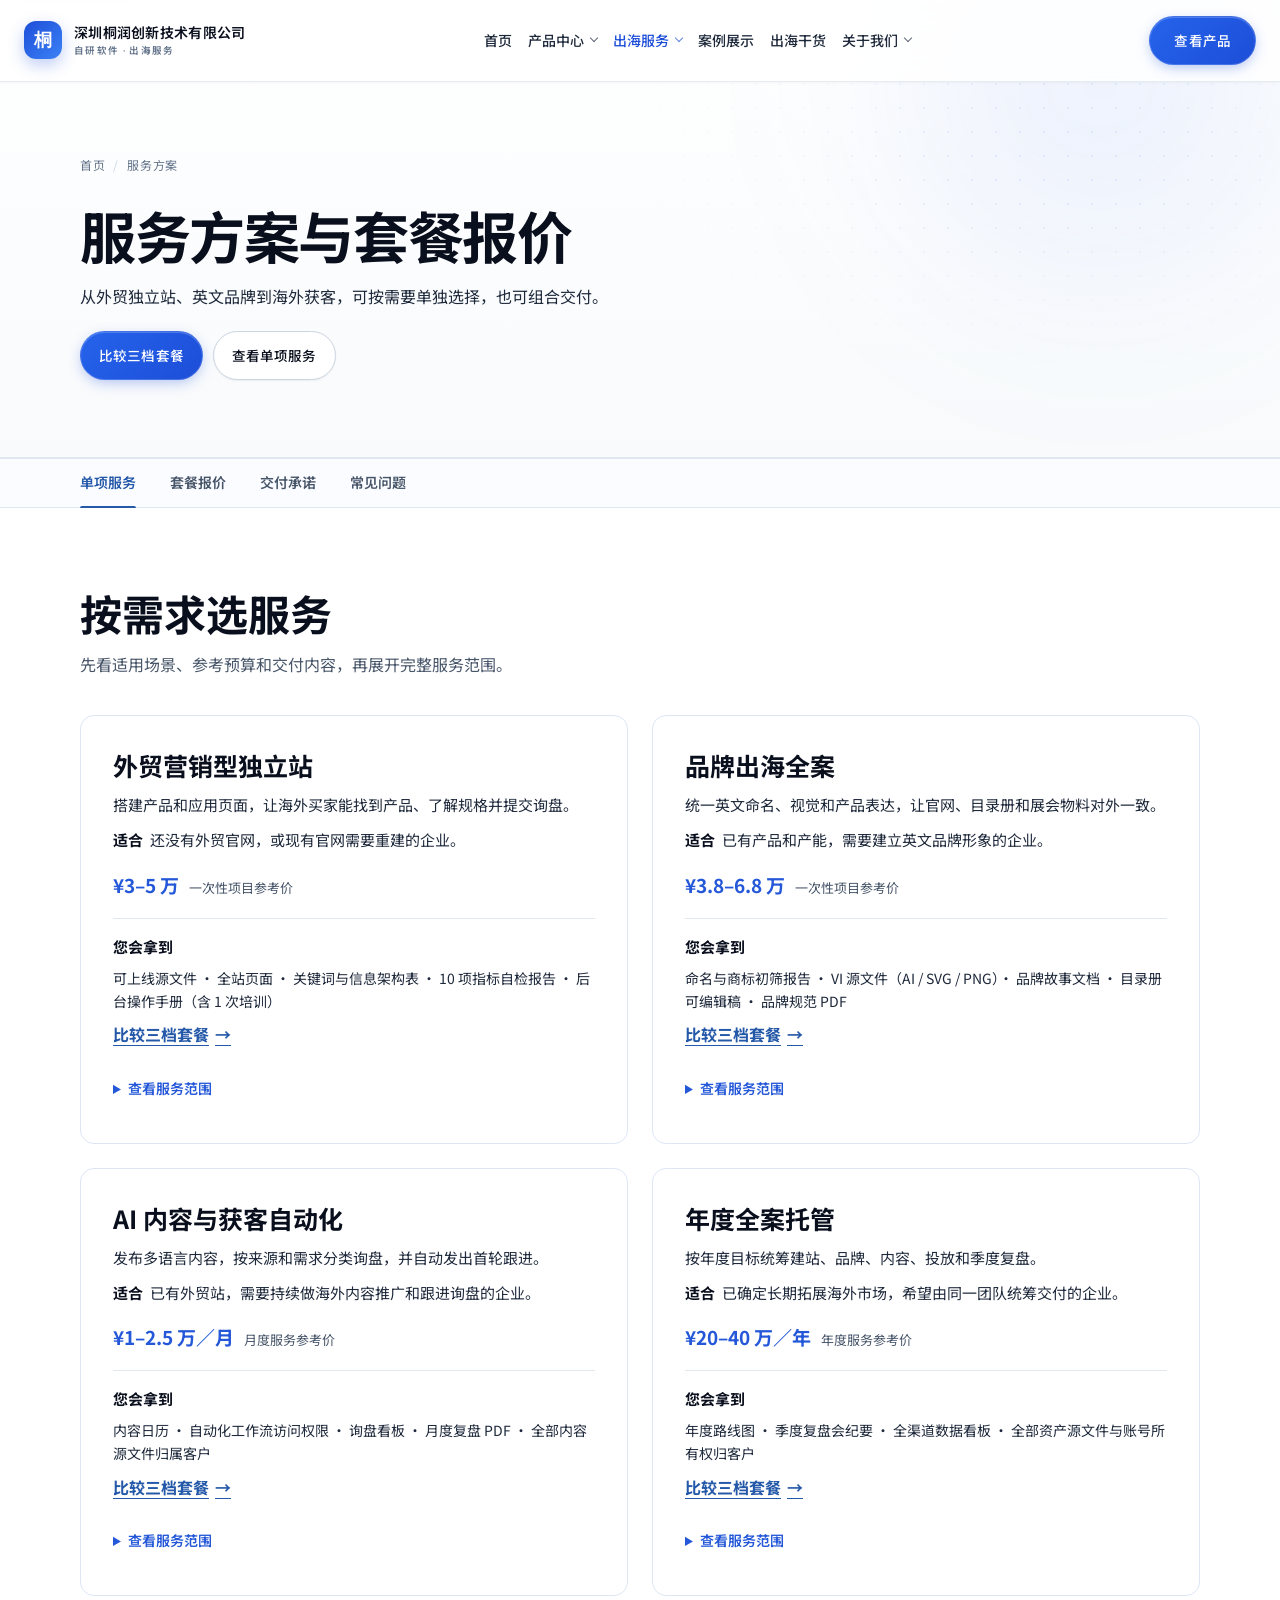
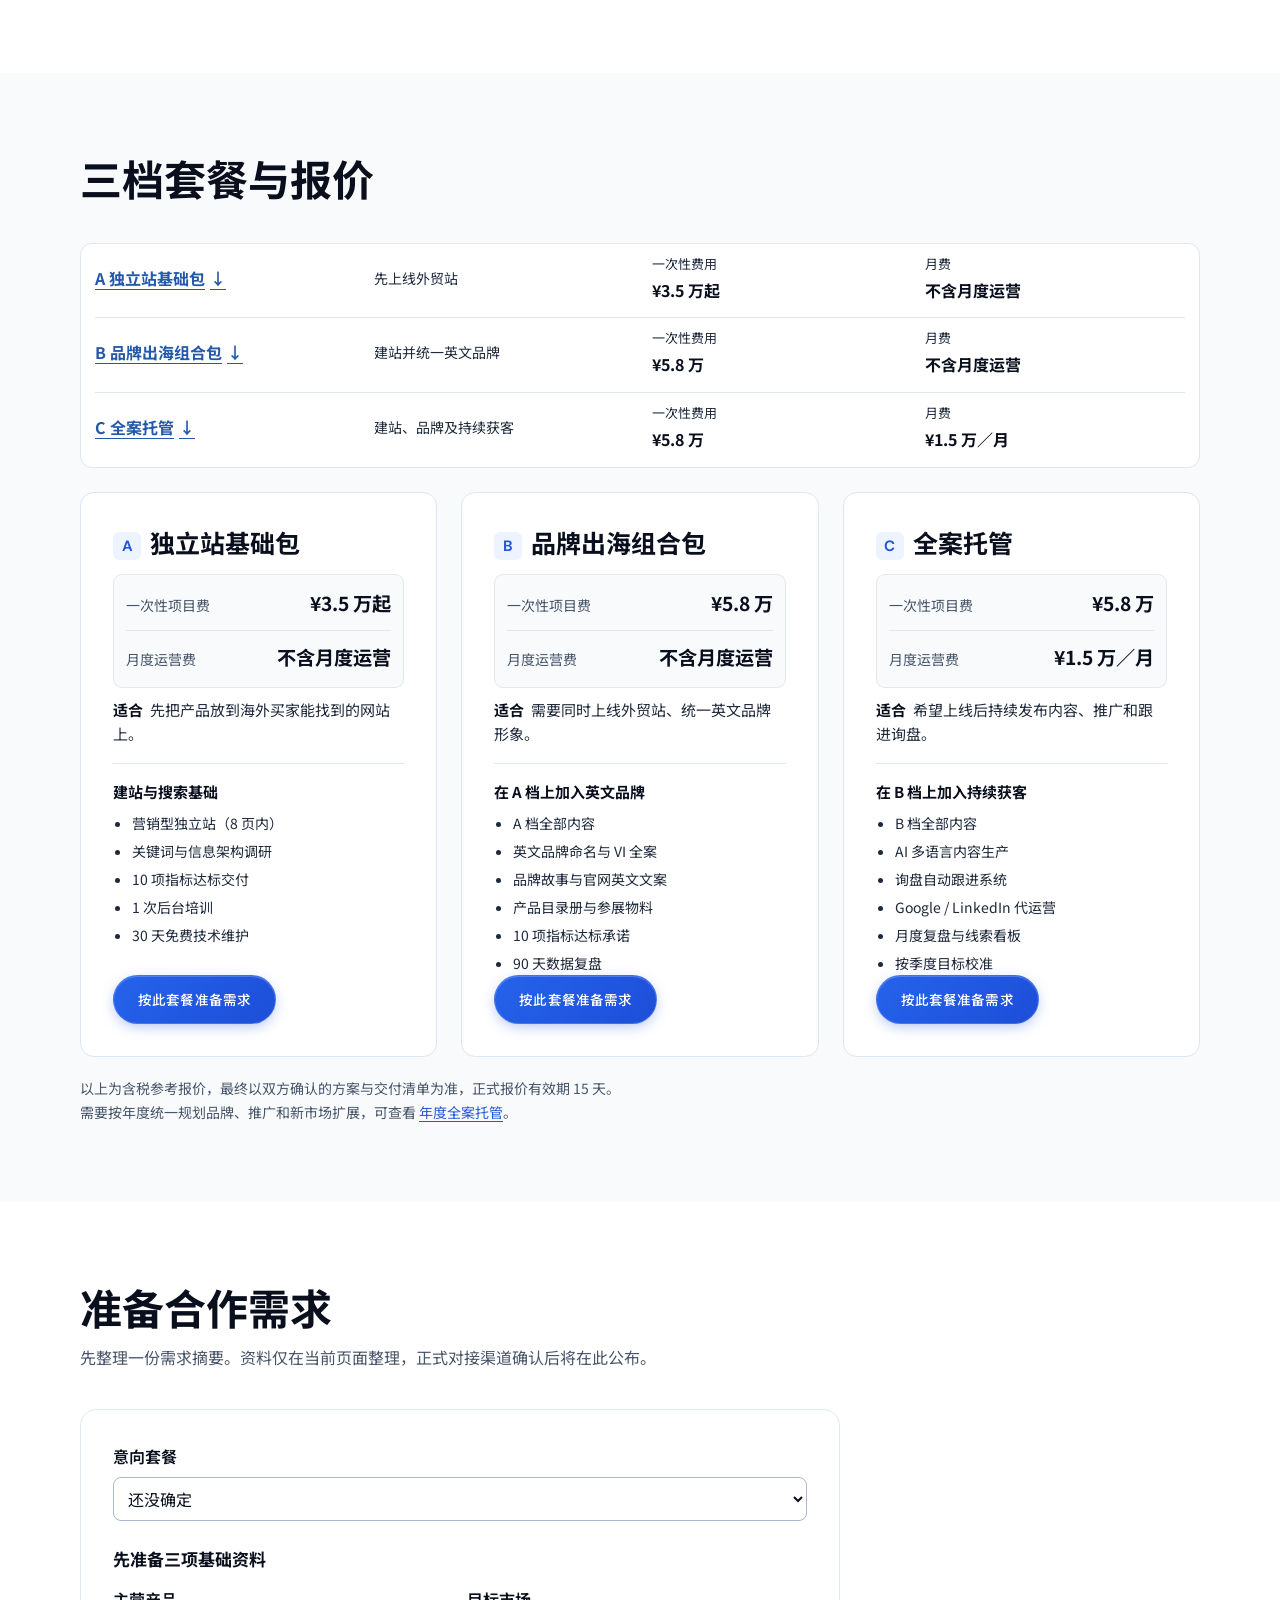
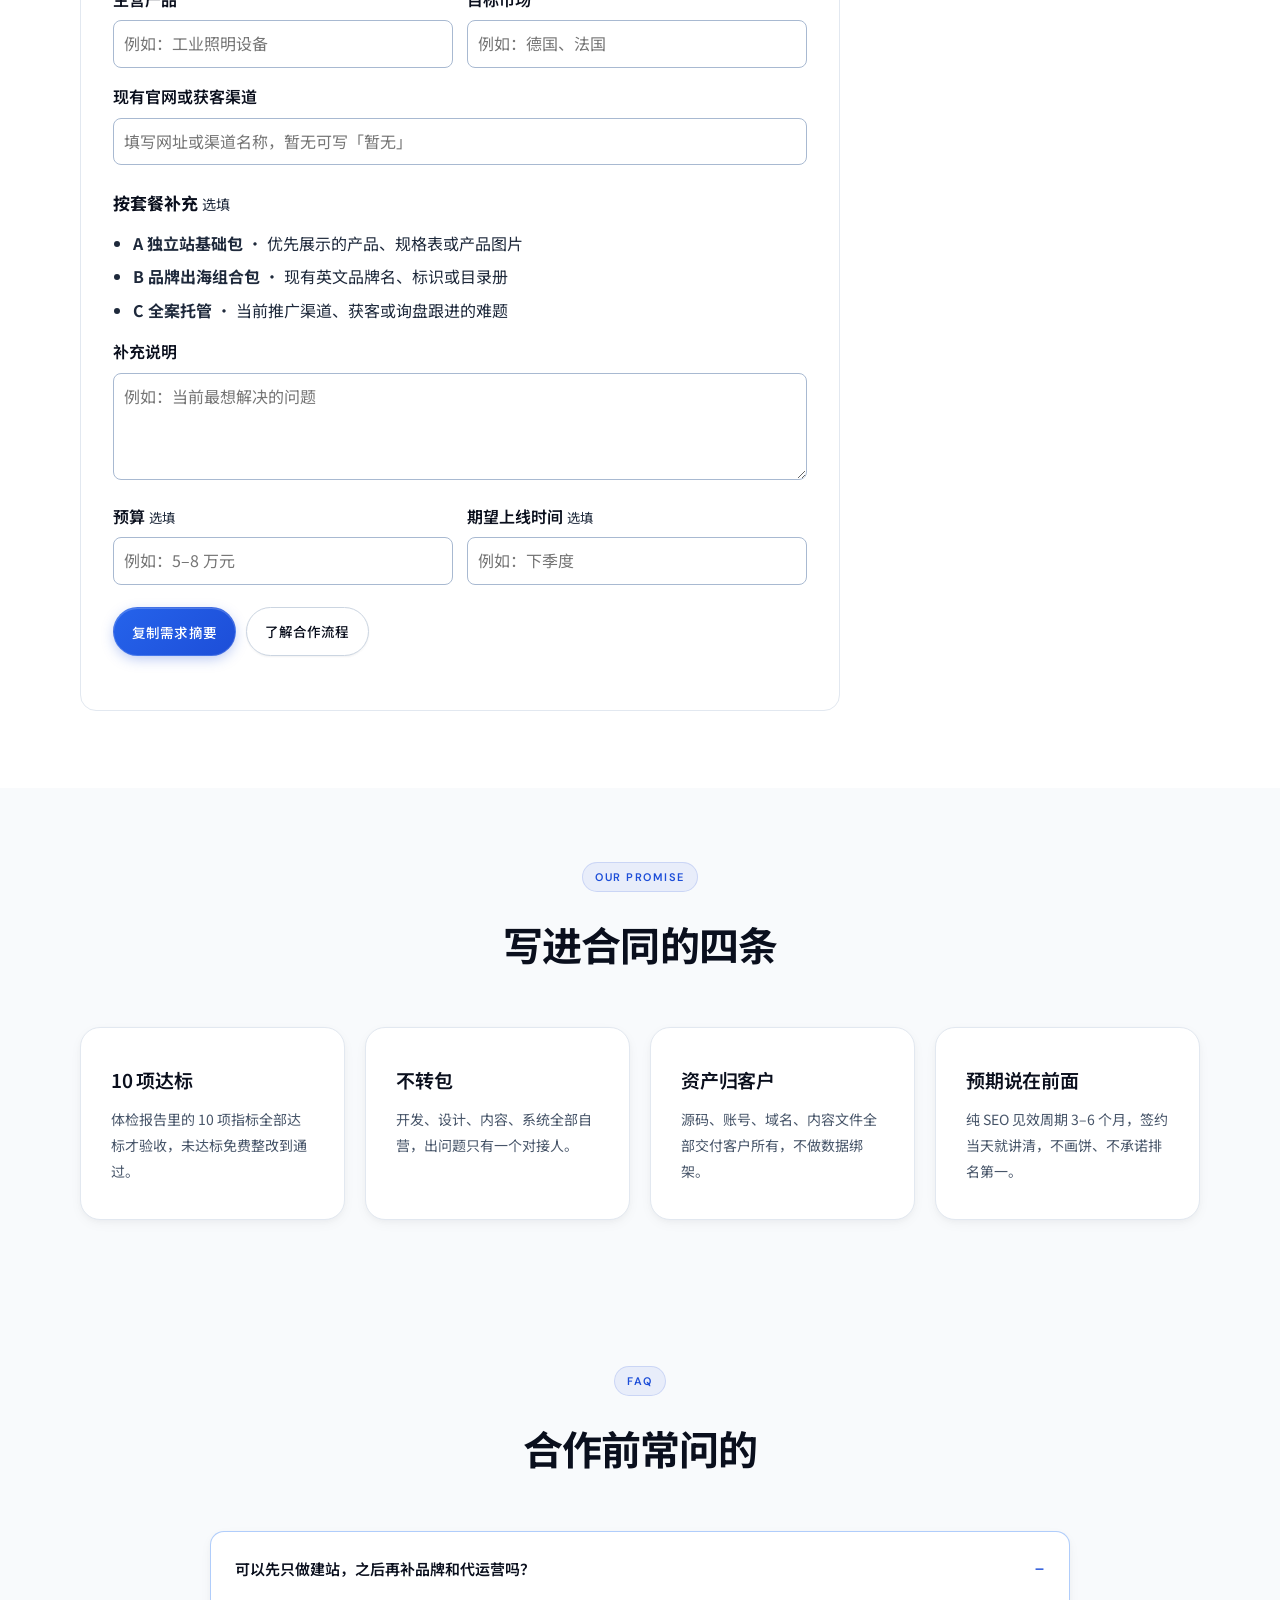
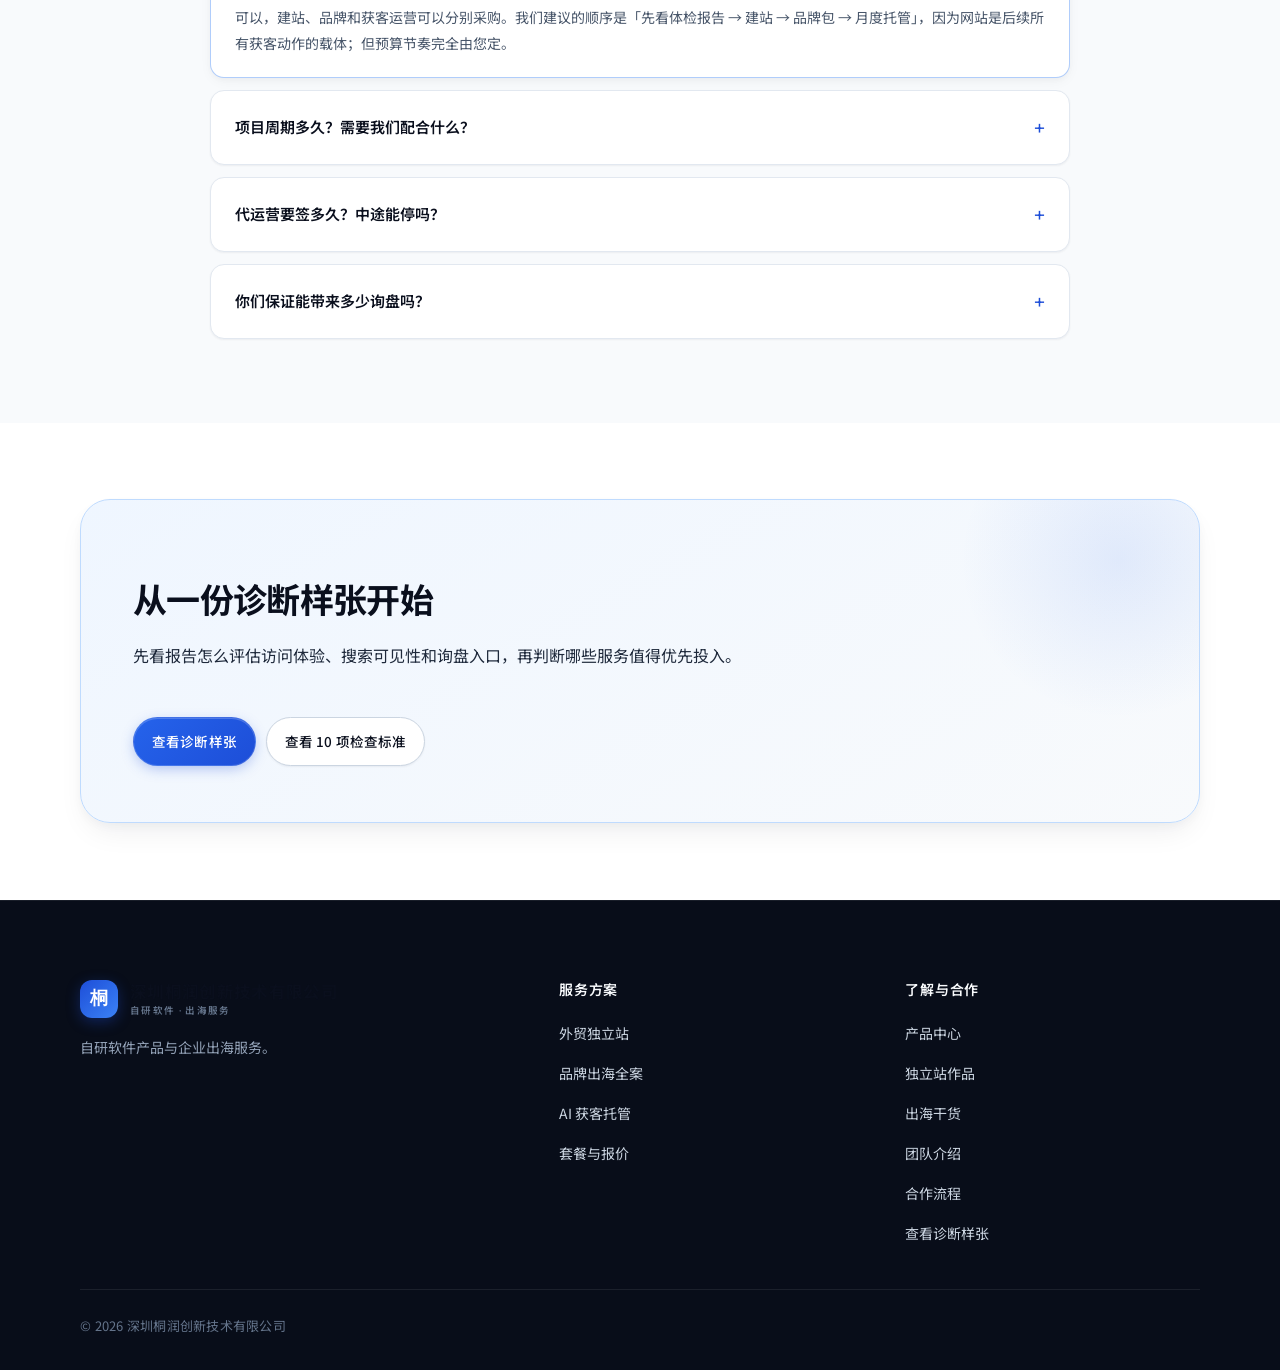
<file: services.html>
<!DOCTYPE html><html lang="zh-CN"><head><meta charset="UTF-8"><meta name="viewport" content="width=device-width, initial-scale=1"><title>服务方案与报价 · 独立站 / 品牌全案 / AI 获客托管 | 深圳桐润创新技术有限公司</title><meta name="description" content="面向出海工厂的四层服务体系：外贸营销型独立站、品牌出海全案、AI 多语言内容与询盘自动化、年度获客托管。含三档透明报价与交付承诺。"><link rel="icon" href="data:image/svg+xml,%3Csvg xmlns='http://www.w3.org/2000/svg' viewBox='0 0 64 64'%3E%3Crect width='64' height='64' rx='18' fill='%232f6bff'/%3E%3Cpath d='M18 40c8-18 20-18 28 0' fill='none' stroke='%23fff' stroke-width='4' stroke-linecap='round'/%3E%3Ccircle cx='32' cy='22' r='5' fill='%23fff'/%3E%3C/svg%3E"><link rel="preconnect" href="https://fonts.googleapis.com"><link rel="preconnect" href="https://fonts.gstatic.com" crossorigin><link href="https://fonts.googleapis.com/css2?family=DM+Sans:wght@400;500;600;700&family=Noto+Sans+SC:wght@400;500;600;700&display=swap" rel="stylesheet"><link rel="stylesheet" href="./assets/site.css?v=3"><link rel="stylesheet" href="./assets/navigation.css"><link rel="stylesheet" href="./assets/footer.css"><link rel="stylesheet" href="./assets/services.css?v=5"><script src="./assets/prepare-request.js" defer></script></head><body><a class="skip-link" href="#main-content">跳到主要内容</a><nav id="nav" aria-label="主导航"><div class="nav-in"><a class="logo" href="index.html"><div class="logo-mark" aria-hidden="true">桐</div><div class="logo-text">深圳桐润创新技术有限公司<small>自研软件 · 出海服务</small></div></a><div class="nav-links" id="navLinks"><a href="index.html">首页</a><details class="nav-group" name="primary-nav"><summary>产品中心</summary><div class="nav-submenu"><a href="products.html">查看全部产品</a><a href="products.html#meeting">加密会议系统</a><a href="products.html#software-factory">AI 软件工厂</a><a href="products.html#fastnas">FastNAS OS</a><a href="products.html#video-encryption">视频加密</a><a href="products.html#live-assistant">直播助手</a><a href="products.html#marketing">AI 全网营销系统</a><a href="products.html#enterprise-email">企业邮箱</a></div></details><details class="nav-group" name="primary-nav"><summary>出海服务</summary><div class="nav-submenu"><a href="services.html#s1">外贸独立站</a><a href="services.html#s2">品牌出海全案</a><a href="services.html#s3">AI 获客托管</a><a href="services.html#pricing">套餐与报价</a><a href="diagnosis.html#report">查看诊断样张</a></div></details><a href="cases.html">案例展示</a><a href="insights.html">出海干货</a><details class="nav-group" name="primary-nav"><summary>关于我们</summary><div class="nav-submenu"><a href="about.html#founder">团队介绍</a><a href="index.html#process">服务流程</a></div></details></div><div class="nav-action"><a class="btn btn-primary" href="products.html">查看产品</a><button class="menu-btn" id="menuBtn" aria-controls="navLinks" aria-label="打开菜单" aria-expanded="false"><span></span><span></span></button></div></div></nav><main id="main-content" tabindex="-1"><header class="page-hero offer-hero"><div class="wrap"><div class="crumb"><a href="index.html">首页</a><span aria-hidden="true">/</span>服务方案</div><h1>服务方案与套餐报价</h1><p>从外贸独立站、英文品牌到海外获客，可按需要单独选择，也可组合交付。</p><div class="offer-actions"><a class="btn btn-primary" href="#pricing">比较三档套餐</a><a class="btn btn-line" href="#service-overview">查看单项服务</a></div></div></header><nav class="service-section-nav" aria-label="服务页章节"><div class="wrap service-section-links"><a href="#service-overview" aria-current="location">单项服务</a><a href="#pricing">套餐报价</a><a href="#promise">交付承诺</a><a href="#faq">常见问题</a></div></nav><section class="offer-section" id="service-overview" aria-labelledby="offer-title"><div class="wrap"><div class="offer-heading"><h2 id="offer-title">按需求选服务</h2><p>先看适用场景、参考预算和交付内容，再展开完整服务范围。</p></div><div class="offer-grid"><article class="offer-card" id="s1" aria-labelledby="offer-title-1"><h3 id="offer-title-1">外贸营销型独立站</h3><p class="offer-summary">搭建产品和应用页面，让海外买家能找到产品、了解规格并提交询盘。</p><p class="offer-audience"><strong>适合</strong> 还没有外贸官网，或现有官网需要重建的企业。</p><p class="offer-price"><strong>¥3–5 万</strong><span>一次性项目参考价</span></p><div class="offer-deliverables"><h4>您会拿到</h4><p>可上线源文件 · 全站页面 · 关键词与信息架构表 · 10 项指标自检报告 · 后台操作手册（含 1 次培训）</p></div><a class="offer-pricing-link" href="#pricing">比较三档套餐 <span aria-hidden="true">→</span></a><details class="offer-details"><summary>查看服务范围</summary><ul><li>目标市场与关键词调研</li><li>场景化产品落地页体系（8–15 页）</li><li>多语言结构与切换（英 / 西 / 阿可选）</li><li>海外节点部署 + CDN，首屏 ≤ 2 秒</li><li>结构化数据 Schema 全站注入</li><li>询盘表单直连 WhatsApp / 邮件</li><li>Google Search Console 与站点地图</li><li>工厂实拍与信任要素排版</li></ul></details></article><article class="offer-card" id="s2" aria-labelledby="offer-title-2"><h3 id="offer-title-2">品牌出海全案</h3><p class="offer-summary">统一英文命名、视觉和产品表达，让官网、目录册和展会物料对外一致。</p><p class="offer-audience"><strong>适合</strong> 已有产品和产能，需要建立英文品牌形象的企业。</p><p class="offer-price"><strong>¥3.8–6.8 万</strong><span>一次性项目参考价</span></p><div class="offer-deliverables"><h4>您会拿到</h4><p>命名与商标初筛报告 · VI 源文件（AI / SVG / PNG）· 品牌故事文档 · 目录册可编辑稿 · 品牌规范 PDF</p></div><a class="offer-pricing-link" href="#pricing">比较三档套餐 <span aria-hidden="true">→</span></a><details class="offer-details"><summary>查看服务范围</summary><ul><li>英文品牌命名（3 轮提案）</li><li>商标 / 域名查重初筛</li><li>Logo 与海外 VI 基础系统</li><li>品牌故事与核心话术（英文）</li><li>产品目录册 / 报价单模板</li><li>展会与社媒物料统一模板</li><li>官网文案重写（英文母语校对）</li><li>品牌应用规范手册</li></ul></details></article><article class="offer-card" id="s3" aria-labelledby="offer-title-3"><h3 id="offer-title-3">AI 内容与获客自动化</h3><p class="offer-summary">发布多语言内容，按来源和需求分类询盘，并自动发出首轮跟进。</p><p class="offer-audience"><strong>适合</strong> 已有外贸站，需要持续做海外内容推广和跟进询盘的企业。</p><p class="offer-price"><strong>¥1–2.5 万／月</strong><span>月度服务参考价</span></p><div class="offer-deliverables"><h4>您会拿到</h4><p>内容日历 · 自动化工作流访问权限 · 询盘看板 · 月度复盘 PDF · 全部内容源文件归属客户</p></div><a class="offer-pricing-link" href="#pricing">比较三档套餐 <span aria-hidden="true">→</span></a><details class="offer-details"><summary>查看服务范围</summary><ul><li>月产 8–12 篇多语言 SEO 内容</li><li>LinkedIn / Facebook 内容矩阵分发</li><li>询盘自动分类与打标</li><li>WhatsApp / 邮件自动首轮跟进</li><li>Google Ads 账户搭建与代投</li><li>关键词排名与收录监控</li><li>月度获客数据复盘报告</li><li>内容与线索库沉淀（可导出）</li></ul></details></article><article class="offer-card" id="s4" aria-labelledby="offer-title-4"><h3 id="offer-title-4">年度全案托管</h3><p class="offer-summary">按年度目标统筹建站、品牌、内容、投放和季度复盘。</p><p class="offer-audience"><strong>适合</strong> 已确定长期拓展海外市场，希望由同一团队统筹交付的企业。</p><p class="offer-price"><strong>¥20–40 万／年</strong><span>年度服务参考价</span></p><div class="offer-deliverables"><h4>您会拿到</h4><p>年度路线图 · 季度复盘会纪要 · 全渠道数据看板 · 全部资产源文件与账号所有权归客户</p></div><a class="offer-pricing-link" href="#pricing">比较三档套餐 <span aria-hidden="true">→</span></a><details class="offer-details"><summary>查看服务范围</summary><ul><li>前三层服务全部包含</li><li>季度策略会与年度目标拆解</li><li>展会前引流与展后线索跟进</li><li>海外社媒账号统一运营</li><li>主理人专属响应通道</li><li>季度数据复盘与目标校准</li><li>新市场 / 新语种扩展支持</li><li>年度品牌资产盘点与沉淀</li></ul></details></article></div></div></section><section class="soft offer-section" id="pricing" aria-labelledby="pricing-title"><div class="wrap"><div class="offer-heading"><h2 id="pricing-title">三档套餐与报价</h2></div><ul class="package-summary" aria-label="三档套餐费用对比"><li><a href="#package-A">A 独立站基础包 <span aria-hidden="true">↓</span></a><p>先上线外贸站</p><dl><div><dt>一次性费用</dt><dd>¥3.5 万起</dd></div><div><dt>月费</dt><dd>不含月度运营</dd></div></dl></li><li><a href="#package-B">B 品牌出海组合包 <span aria-hidden="true">↓</span></a><p>建站并统一英文品牌</p><dl><div><dt>一次性费用</dt><dd>¥5.8 万</dd></div><div><dt>月费</dt><dd>不含月度运营</dd></div></dl></li><li><a href="#package-C">C 全案托管 <span aria-hidden="true">↓</span></a><p>建站、品牌及持续获客</p><dl><div><dt>一次性费用</dt><dd>¥5.8 万</dd></div><div><dt>月费</dt><dd>¥1.5 万／月</dd></div></dl></li></ul><div class="package-grid"><article class="package-card" aria-labelledby="package-A"><h3 id="package-A"><span>A</span> 独立站基础包</h3><dl class="package-costs"><div><dt>一次性项目费</dt><dd>¥3.5 万起</dd></div><div><dt>月度运营费</dt><dd>不含月度运营</dd></div></dl><p class="package-audience"><strong>适合</strong> 先把产品放到海外买家能找到的网站上。</p><div class="package-includes"><h4>建站与搜索基础</h4><ul><li>营销型独立站（8 页内）</li><li>关键词与信息架构调研</li><li>10 项指标达标交付</li><li>1 次后台培训</li><li>30 天免费技术维护</li></ul></div><a class="btn btn-primary package-prepare" href="#prepare" data-prepare-tier="A">按此套餐准备需求</a></article><article class="package-card" aria-labelledby="package-B"><h3 id="package-B"><span>B</span> 品牌出海组合包</h3><dl class="package-costs"><div><dt>一次性项目费</dt><dd>¥5.8 万</dd></div><div><dt>月度运营费</dt><dd>不含月度运营</dd></div></dl><p class="package-audience"><strong>适合</strong> 需要同时上线外贸站、统一英文品牌形象。</p><div class="package-includes"><h4>在 A 档上加入英文品牌</h4><ul><li>A 档全部内容</li><li>英文品牌命名与 VI 全案</li><li>品牌故事与官网英文文案</li><li>产品目录册与参展物料</li><li>10 项指标达标承诺</li><li>90 天数据复盘</li></ul></div><a class="btn btn-primary package-prepare" href="#prepare" data-prepare-tier="B">按此套餐准备需求</a></article><article class="package-card" aria-labelledby="package-C"><h3 id="package-C"><span>C</span> 全案托管</h3><dl class="package-costs"><div><dt>一次性项目费</dt><dd>¥5.8 万</dd></div><div><dt>月度运营费</dt><dd>¥1.5 万／月</dd></div></dl><p class="package-audience"><strong>适合</strong> 希望上线后持续发布内容、推广和跟进询盘。</p><div class="package-includes"><h4>在 B 档上加入持续获客</h4><ul><li>B 档全部内容</li><li>AI 多语言内容生产</li><li>询盘自动跟进系统</li><li>Google / LinkedIn 代运营</li><li>月度复盘与线索看板</li><li>按季度目标校准</li></ul></div><a class="btn btn-primary package-prepare" href="#prepare" data-prepare-tier="C">按此套餐准备需求</a></article></div><div id="compare" class="package-note"><p>以上为含税参考报价，最终以双方确认的方案与交付清单为准，正式报价有效期 15 天。</p><p>需要按年度统一规划品牌、推广和新市场扩展，可查看 <a href="#s4">年度全案托管</a>。</p></div></div></section><section class="offer-section" id="prepare" aria-labelledby="prepare-title" tabindex="-1"><div class="wrap"><div class="offer-heading"><h2 id="prepare-title">准备合作需求</h2><p>先整理一份需求摘要。资料仅在当前页面整理，正式对接渠道确认后将在此公布。</p></div><div class="prepare-panel"><div class="prepare-fields"><label class="prepare-field" for="prepare-tier">意向套餐<select id="prepare-tier"><option value="">还没确定</option><option value="A">A 独立站基础包</option><option value="B">B 品牌出海组合包</option><option value="C">C 全案托管</option></select></label><fieldset><legend>先准备三项基础资料</legend><div class="prepare-field-grid"><label class="prepare-field">主营产品<input type="text" data-summary-label="主营产品" placeholder="例如：工业照明设备"></label><label class="prepare-field">目标市场<input type="text" data-summary-label="目标市场" placeholder="例如：德国、法国"></label><label class="prepare-field prepare-wide">现有官网或获客渠道<input type="text" data-summary-label="现有官网或获客渠道" placeholder="填写网址或渠道名称，暂无可写「暂无」"></label></div></fieldset><fieldset><legend>按套餐补充 <small>选填</small></legend><ul class="prepare-tier-guide"><li><strong>A 独立站基础包</strong> · 优先展示的产品、规格表或产品图片</li><li><strong>B 品牌出海组合包</strong> · 现有英文品牌名、标识或目录册</li><li><strong>C 全案托管</strong> · 当前推广渠道、获客或询盘跟进的难题</li></ul><label class="prepare-field">补充说明<textarea rows="3" data-summary-label="套餐补充说明" id="prepare-extra"></textarea></label></fieldset><div class="prepare-field-grid"><label class="prepare-field">预算 <small>选填</small><input type="text" data-summary-label="预算" placeholder="例如：5–8 万元"></label><label class="prepare-field">期望上线时间 <small>选填</small><input type="text" data-summary-label="期望上线时间" placeholder="例如：下季度"></label></div><div class="offer-actions"><button class="btn btn-primary" id="prepare-copy" type="button">复制需求摘要</button><a class="btn btn-line" href="index.html#process">了解合作流程</a></div><p class="prepare-status" id="prepare-status" role="status"></p><label class="prepare-field" id="prepare-fallback" hidden>需求摘要<textarea id="prepare-output" rows="6" readonly></textarea></label></div></div></div></section><section class="warm tight" id="promise"><div class="wrap"><div class="sec-head center"><div class="en">OUR PROMISE</div><h2>写进合同的四条</h2></div><div class="grid-4"><div class="card"><h3>10 项达标</h3><p>体检报告里的 10 项指标全部达标才验收，未达标免费整改到通过。</p></div><div class="card"><h3>不转包</h3><p>开发、设计、内容、系统全部自营，出问题只有一个对接人。</p></div><div class="card"><h3>资产归客户</h3><p>源码、账号、域名、内容文件全部交付客户所有，不做数据绑架。</p></div><div class="card"><h3>预期说在前面</h3><p>纯 SEO 见效周期 3–6 个月，签约当天就讲清，不画饼、不承诺排名第一。</p></div></div></div></section><section class="soft tight" id="faq"><div class="wrap"><div class="sec-head center"><div class="en">FAQ</div><h2>合作前常问的</h2></div><div class="faq"><details name="page-faq" open><summary>可以先只做建站，之后再补品牌和代运营吗？</summary><div class="ans">可以，建站、品牌和获客运营可以分别采购。我们建议的顺序是「先看体检报告 → 建站 → 品牌包 → 月度托管」，因为网站是后续所有获客动作的载体；但预算节奏完全由您定。</div></details><details name="page-faq"><summary>项目周期多久？需要我们配合什么？</summary><div class="ans">独立站常规 4–6 周，品牌全案 3–4 周（可与建站并行）。客户侧需指定一位对接人，提供产品资料、工厂实拍素材与既有询盘数据；周报制度下每 3 天同步一次进度。</div></details><details name="page-faq"><summary>代运营要签多久？中途能停吗？</summary><div class="ans">建议以 6 个月为最小验证周期——纯 SEO 前 3 个月主要是收录与权重积累。合同按月计费，提前 30 天通知可终止，已产出的内容与账号资产全部移交。</div></details><details name="page-faq"><summary>你们保证能带来多少询盘吗？</summary><div class="ans">不承诺具体询盘数字，因为询盘还受产品竞争力、报价、行业周期影响。我们承诺的是可验证的过程指标：页面收录量、关键词覆盖、首屏速度、内容产出量、询盘响应时效，以及 90 天数据复盘会。</div></details></div></div></section><section class="offer-section"><div class="wrap"><div class="contact-box offer-next"><h2>从一份诊断样张开始</h2><p>先看报告怎么评估访问体验、搜索可见性和询盘入口，再判断哪些服务值得优先投入。</p><div class="offer-actions"><a class="btn btn-primary" href="diagnosis.html#report">查看诊断样张</a><a class="btn btn-line" href="article-audit.html">查看 10 项检查标准</a></div></div></div></section></main><footer class="site-footer"><div class="wrap"><div class="site-footer-grid"><div><a class="logo footer-brand" href="index.html" aria-label="深圳桐润创新技术有限公司首页"><span class="logo-mark" aria-hidden="true">桐</span><span class="logo-text">深圳桐润创新技术有限公司<small>自研软件 · 出海服务</small></span></a><p class="footer-description">自研软件产品与企业出海服务。</p></div><div><h2>服务方案</h2><ul><li><a href="services.html#s1">外贸独立站</a></li><li><a href="services.html#s2">品牌出海全案</a></li><li><a href="services.html#s3">AI 获客托管</a></li><li><a href="services.html#pricing">套餐与报价</a></li></ul></div><div><h2>了解与合作</h2><ul><li><a href="products.html">产品中心</a></li><li><a href="index.html#works">独立站作品</a></li><li><a href="insights.html">出海干货</a></li><li><a href="index.html#founder">团队介绍</a></li><li><a href="index.html#process">合作流程</a></li><li><a href="diagnosis.html#report">查看诊断样张</a></li></ul></div></div><div class="site-footer-copy">© 2026 深圳桐润创新技术有限公司</div></div></footer><button id="toTop" type="button" aria-label="返回顶部">↑</button></body></html><script type="module">(()=>{let e=document.getElementById(`nav`),t=document.getElementById(`navLinks`),n=document.getElementById(`menuBtn`),r=[...t.querySelectorAll(`.nav-group`)];function i(){let e=location.pathname.split(`/`).pop()||`index.html`,n=e+location.hash,r=[...t.querySelectorAll(`a`)],i=r.find(e=>e.getAttribute(`href`)===n)||r.find(t=>t.getAttribute(`href`).split(`#`)[0]===e);r.forEach(e=>{e.classList.toggle(`current`,e===i),e.removeAttribute(`aria-current`)}),i?.setAttribute(`aria-current`,location.hash?`location`:`page`)}function a(){r.forEach(e=>{e.open=!1})}function o(e){n.classList.toggle(`open`,e),t.classList.toggle(`open`,e),n.setAttribute(`aria-expanded`,String(e)),n.setAttribute(`aria-label`,e?`关闭菜单`:`打开菜单`),e||a()}n.addEventListener(`click`,()=>o(!t.classList.contains(`open`))),t.addEventListener(`click`,e=>{e.target.closest(`a`)&&o(!1)}),document.addEventListener(`click`,t=>{e.contains(t.target)||o(!1)}),e.addEventListener(`keydown`,e=>{if(e.key!==`Escape`)return;let i=r.find(e=>e.open);i?(i.open=!1,i.querySelector(`summary`).focus()):t.classList.contains(`open`)&&(o(!1),n.focus())}),window.addEventListener(`hashchange`,i),i()})();var e=document.getElementById(`nav`),t=document.getElementById(`progress`),n=document.getElementById(`toTop`),r=matchMedia(`(prefers-reduced-motion: reduce)`),i=!1;function a(){if(t){let e=document.documentElement.scrollHeight-innerHeight,n=e>0?Math.min(scrollY/e*100,100):0;t.style.width=`${n}%`}e.classList.toggle(`scrolled`,scrollY>40),n.classList.toggle(`show`,scrollY>620),i=!1}addEventListener(`scroll`,()=>{i||(i=!0,requestAnimationFrame(a))},{passive:!0}),addEventListener(`resize`,a),a(),n.addEventListener(`click`,()=>{scrollTo({top:0,behavior:r.matches?`instant`:`smooth`})});</script><script type="module">var e=document.querySelector(`.service-section-nav`);if(e){let t=document.getElementById(`nav`),n=[...e.querySelectorAll(`a`)],r=n.map(e=>document.getElementById(e.hash.slice(1))),i=document.documentElement,a=matchMedia(`(max-width: 760px)`),o=document.querySelector(`.offer-hero`),s=Math.max(0,scrollY),c=0,l=n[0],u=0;function d(){let e=Math.max(0,scrollY),n=e-s;s=e,!a.matches||o.getBoundingClientRect().bottom>0||t.contains(document.activeElement)||t.querySelector(`#navLinks.open`)?(i.classList.remove(`service-main-nav-hidden`),c=0):n&&(c=Math.sign(n)===Math.sign(c)?c+n:n,Math.abs(c)>=16&&(i.classList.toggle(`service-main-nav-hidden`,c>0),c=0))}function f(){u=0,d();let t=e.getBoundingClientRect().bottom+22,i=n[0];for(let[e,a]of r.entries())a.getBoundingClientRect().top<=t&&(i=n[e]);i!==l&&(l.removeAttribute(`aria-current`),i.setAttribute(`aria-current`,`location`),l=i)}function p(){u||=requestAnimationFrame(f)}function m(){i.style.setProperty(`--service-nav-top`,`${Math.ceil(t.getBoundingClientRect().height)}px`),i.style.setProperty(`--service-nav-height`,`${Math.ceil(e.getBoundingClientRect().height)}px`),p()}if(e.addEventListener(`click`,t=>{let o=t.target.closest(`a`);if(!o||!a.matches||t.button!==0||t.metaKey||t.ctrlKey||t.shiftKey||t.altKey)return;let s=r[n.indexOf(o)].getBoundingClientRect().top>e.getBoundingClientRect().bottom+22;i.classList.toggle(`service-main-nav-hidden`,s),c=0}),window.addEventListener(`scroll`,p,{passive:!0}),window.addEventListener(`resize`,m),a.addEventListener(`change`,m),`ResizeObserver`in window){let n=new ResizeObserver(m);n.observe(t),n.observe(e)}m()}</script>
</file>
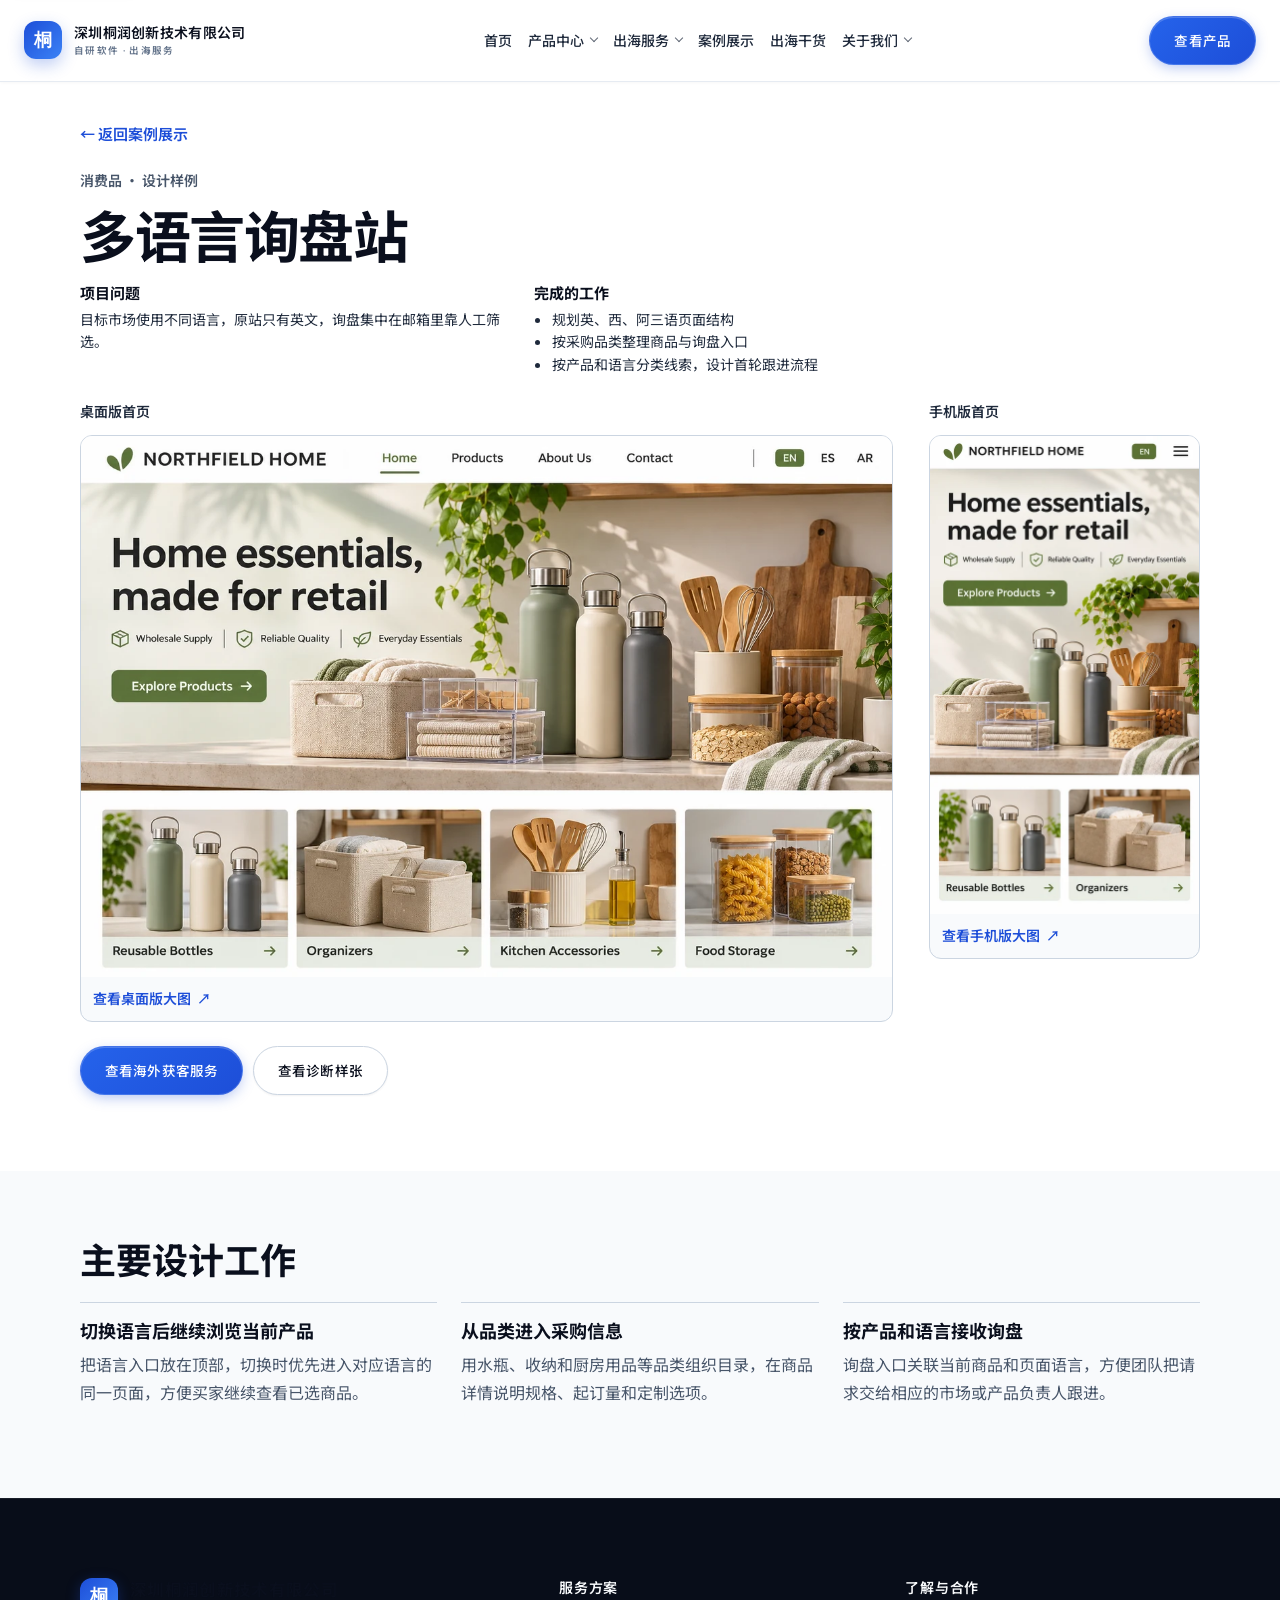
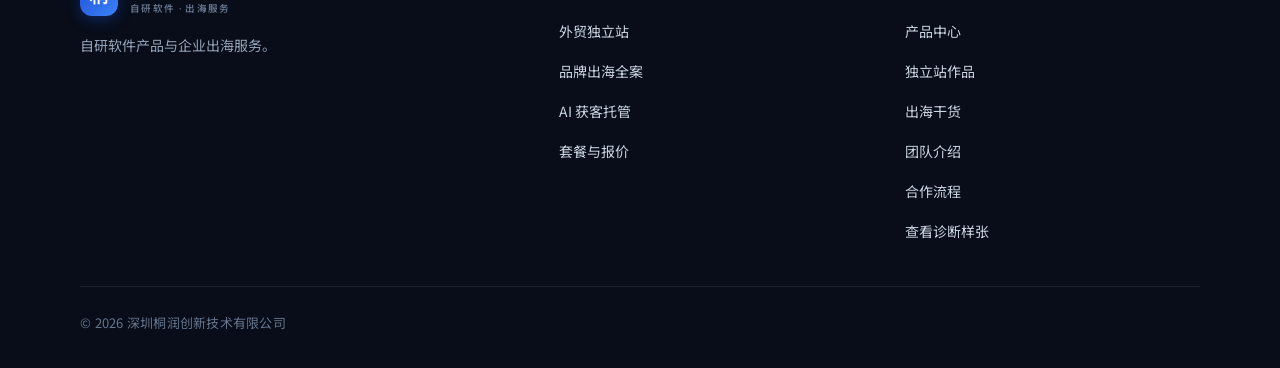
<file: work-consumer.html>
<!DOCTYPE html><html lang="zh-CN"><head><meta charset="UTF-8"><meta name="viewport" content="width=device-width, initial-scale=1"><title>消费品 · 多语言询盘站 | 深圳桐润创新技术有限公司</title><meta name="description" content="用清楚的语言切换和产品分类组织内容，让不同市场的买家更快找到产品与询盘入口。"><link rel="icon" href="data:image/svg+xml,%3Csvg xmlns='http://www.w3.org/2000/svg' viewBox='0 0 64 64'%3E%3Crect width='64' height='64' rx='18' fill='%232f6bff'/%3E%3Cpath d='M18 40c8-18 20-18 28 0' fill='none' stroke='%23fff' stroke-width='4' stroke-linecap='round'/%3E%3Ccircle cx='32' cy='22' r='5' fill='%23fff'/%3E%3C/svg%3E"><link rel="preconnect" href="https://fonts.googleapis.com"><link rel="preconnect" href="https://fonts.gstatic.com" crossorigin><link href="https://fonts.googleapis.com/css2?family=DM+Sans:wght@400;500;600;700&family=Noto+Sans+SC:wght@400;500;600;700&display=swap" rel="stylesheet"><link rel="stylesheet" href="./assets/site.css?v=3"><link rel="stylesheet" href="./assets/navigation.css"><link rel="stylesheet" href="./assets/footer.css"><link rel="stylesheet" href="./assets/work-details.css?v=2"></head><body><a class="skip-link" href="#main-content">跳到主要内容</a><div id="progress" aria-hidden="true"></div><nav id="nav" aria-label="主导航"><div class="nav-in"><a class="logo" href="index.html"><div class="logo-mark" aria-hidden="true">桐</div><div class="logo-text">深圳桐润创新技术有限公司<small>自研软件 · 出海服务</small></div></a><div class="nav-links" id="navLinks"><a href="index.html">首页</a><details class="nav-group" name="primary-nav"><summary>产品中心</summary><div class="nav-submenu"><a href="products.html">查看全部产品</a><a href="products.html#meeting">加密会议系统</a><a href="products.html#software-factory">AI 软件工厂</a><a href="products.html#fastnas">FastNAS OS</a><a href="products.html#video-encryption">视频加密</a><a href="products.html#live-assistant">直播助手</a><a href="products.html#marketing">AI 全网营销系统</a><a href="products.html#enterprise-email">企业邮箱</a></div></details><details class="nav-group" name="primary-nav"><summary>出海服务</summary><div class="nav-submenu"><a href="services.html#s1">外贸独立站</a><a href="services.html#s2">品牌出海全案</a><a href="services.html#s3">AI 获客托管</a><a href="services.html#pricing">套餐与报价</a><a href="diagnosis.html#report">查看诊断样张</a></div></details><a href="cases.html">案例展示</a><a href="insights.html">出海干货</a><details class="nav-group" name="primary-nav"><summary>关于我们</summary><div class="nav-submenu"><a href="about.html#founder">团队介绍</a><a href="index.html#process">服务流程</a></div></details></div><div class="nav-action"><a class="btn btn-primary" href="products.html">查看产品</a><button class="menu-btn" id="menuBtn" aria-controls="navLinks" aria-label="打开菜单" aria-expanded="false"><span></span><span></span></button></div></div></nav><main id="main-content" tabindex="-1"><header class="project-header"><div class="wrap"><a class="project-back" href="cases.html#case4">← 返回案例展示</a><p class="project-type">消费品 · 设计样例</p><h1>多语言询盘站</h1><div class="project-overview"><div class="project-challenge"><h2>项目问题</h2><p>目标市场使用不同语言，原站只有英文，询盘集中在邮箱里靠人工筛选。</p></div><div class="project-work"><h2>完成的工作</h2><ul><li>规划英、西、阿三语页面结构</li><li>按采购品类整理商品与询盘入口</li><li>按产品和语言分类线索，设计首轮跟进流程</li></ul></div></div></div></header><section class="project-views" aria-label="网站设计预览"><div class="wrap project-views-grid"><figure class="project-mobile"><figcaption id="view-mobile">手机版首页</figcaption><a href="./images/work-consumer-mobile.webp" target="_blank" rel="noopener" aria-label="打开手机版首页大图（新标签页）"><img src="./images/work-consumer-mobile.webp" alt="消费品外贸网站手机版首页设计" width="540" height="960" decoding="async"><span class="project-view-action">查看手机版大图 <span aria-hidden="true">↗</span></span></a></figure><figure><figcaption id="view-desktop">桌面版首页</figcaption><a href="./images/work-consumer.webp" target="_blank" rel="noopener" aria-label="打开桌面版首页大图（新标签页）"><img src="./images/work-consumer.webp" alt="消费品外贸网站桌面版首页设计" width="1200" height="800" decoding="async"><span class="project-view-action">查看桌面版大图 <span aria-hidden="true">↗</span></span></a></figure></div><div class="wrap project-actions"><a class="btn btn-primary" href="services.html#s3">查看海外获客服务</a><a class="btn btn-line" href="diagnosis.html#report">查看诊断样张</a></div></section><section class="project-notes" aria-labelledby="project-notes-title"><div class="wrap"><h2 id="project-notes-title">主要设计工作</h2><div class="project-notes-grid"><div><h3>切换语言后继续浏览当前产品</h3><p>把语言入口放在顶部，切换时优先进入对应语言的同一页面，方便买家继续查看已选商品。</p></div><div><h3>从品类进入采购信息</h3><p>用水瓶、收纳和厨房用品等品类组织目录，在商品详情说明规格、起订量和定制选项。</p></div><div><h3>按产品和语言接收询盘</h3><p>询盘入口关联当前商品和页面语言，方便团队把请求交给相应的市场或产品负责人跟进。</p></div></div></div></section></main><footer class="site-footer"><div class="wrap"><div class="site-footer-grid"><div><a class="logo footer-brand" href="index.html" aria-label="深圳桐润创新技术有限公司首页"><span class="logo-mark" aria-hidden="true">桐</span><span class="logo-text">深圳桐润创新技术有限公司<small>自研软件 · 出海服务</small></span></a><p class="footer-description">自研软件产品与企业出海服务。</p></div><div><h2>服务方案</h2><ul><li><a href="services.html#s1">外贸独立站</a></li><li><a href="services.html#s2">品牌出海全案</a></li><li><a href="services.html#s3">AI 获客托管</a></li><li><a href="services.html#pricing">套餐与报价</a></li></ul></div><div><h2>了解与合作</h2><ul><li><a href="products.html">产品中心</a></li><li><a href="index.html#works">独立站作品</a></li><li><a href="insights.html">出海干货</a></li><li><a href="index.html#founder">团队介绍</a></li><li><a href="index.html#process">合作流程</a></li><li><a href="diagnosis.html#report">查看诊断样张</a></li></ul></div></div><div class="site-footer-copy">© 2026 深圳桐润创新技术有限公司</div></div></footer><button id="toTop" type="button" aria-label="返回顶部">↑</button></body></html><script type="module">(()=>{let e=document.getElementById(`nav`),t=document.getElementById(`navLinks`),n=document.getElementById(`menuBtn`),r=[...t.querySelectorAll(`.nav-group`)];function i(){let e=location.pathname.split(`/`).pop()||`index.html`,n=e+location.hash,r=[...t.querySelectorAll(`a`)],i=r.find(e=>e.getAttribute(`href`)===n)||r.find(t=>t.getAttribute(`href`).split(`#`)[0]===e);r.forEach(e=>{e.classList.toggle(`current`,e===i),e.removeAttribute(`aria-current`)}),i?.setAttribute(`aria-current`,location.hash?`location`:`page`)}function a(){r.forEach(e=>{e.open=!1})}function o(e){n.classList.toggle(`open`,e),t.classList.toggle(`open`,e),n.setAttribute(`aria-expanded`,String(e)),n.setAttribute(`aria-label`,e?`关闭菜单`:`打开菜单`),e||a()}n.addEventListener(`click`,()=>o(!t.classList.contains(`open`))),t.addEventListener(`click`,e=>{e.target.closest(`a`)&&o(!1)}),document.addEventListener(`click`,t=>{e.contains(t.target)||o(!1)}),e.addEventListener(`keydown`,e=>{if(e.key!==`Escape`)return;let i=r.find(e=>e.open);i?(i.open=!1,i.querySelector(`summary`).focus()):t.classList.contains(`open`)&&(o(!1),n.focus())}),window.addEventListener(`hashchange`,i),i()})();var e=document.getElementById(`nav`),t=document.getElementById(`progress`),n=document.getElementById(`toTop`),r=matchMedia(`(prefers-reduced-motion: reduce)`),i=!1;function a(){if(t){let e=document.documentElement.scrollHeight-innerHeight,n=e>0?Math.min(scrollY/e*100,100):0;t.style.width=`${n}%`}e.classList.toggle(`scrolled`,scrollY>40),n.classList.toggle(`show`,scrollY>620),i=!1}addEventListener(`scroll`,()=>{i||(i=!0,requestAnimationFrame(a))},{passive:!0}),addEventListener(`resize`,a),a(),n.addEventListener(`click`,()=>{scrollTo({top:0,behavior:r.matches?`instant`:`smooth`})});</script>
</file>
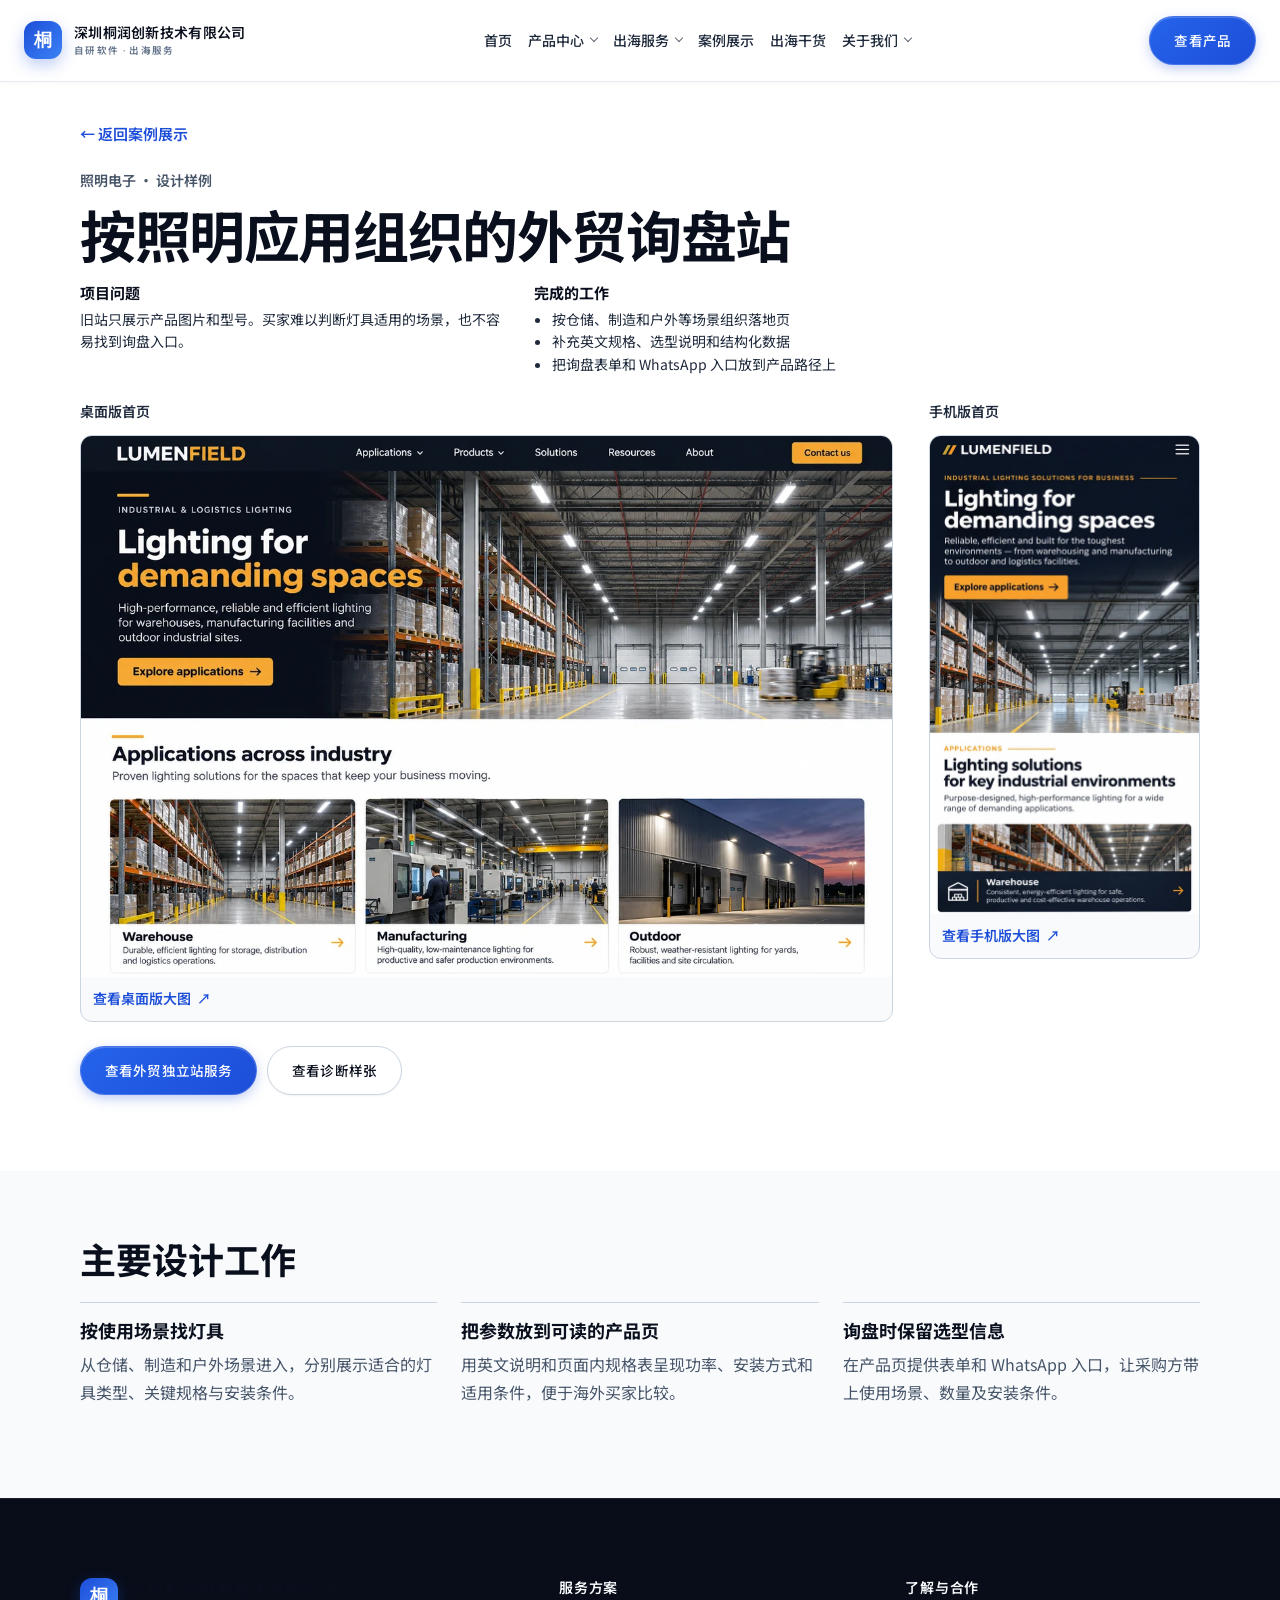
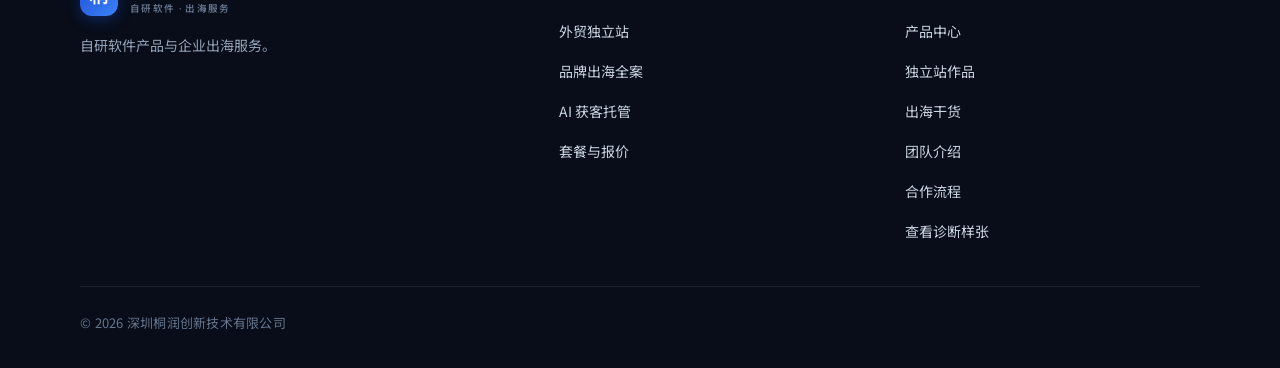
<file: work-lighting.html>
<!DOCTYPE html><html lang="zh-CN"><head><meta charset="UTF-8"><meta name="viewport" content="width=device-width, initial-scale=1"><title>照明电子 · 按照明应用组织的外贸询盘站 | 深圳桐润创新技术有限公司</title><meta name="description" content="把产品型号、应用场景和询盘入口组织成一条清楚的采购路径。"><link rel="icon" href="data:image/svg+xml,%3Csvg xmlns='http://www.w3.org/2000/svg' viewBox='0 0 64 64'%3E%3Crect width='64' height='64' rx='18' fill='%232f6bff'/%3E%3Cpath d='M18 40c8-18 20-18 28 0' fill='none' stroke='%23fff' stroke-width='4' stroke-linecap='round'/%3E%3Ccircle cx='32' cy='22' r='5' fill='%23fff'/%3E%3C/svg%3E"><link rel="preconnect" href="https://fonts.googleapis.com"><link rel="preconnect" href="https://fonts.gstatic.com" crossorigin><link href="https://fonts.googleapis.com/css2?family=DM+Sans:wght@400;500;600;700&family=Noto+Sans+SC:wght@400;500;600;700&display=swap" rel="stylesheet"><link rel="stylesheet" href="./assets/site.css?v=3"><link rel="stylesheet" href="./assets/navigation.css"><link rel="stylesheet" href="./assets/footer.css"><link rel="stylesheet" href="./assets/work-details.css?v=2"></head><body><a class="skip-link" href="#main-content">跳到主要内容</a><div id="progress" aria-hidden="true"></div><nav id="nav" aria-label="主导航"><div class="nav-in"><a class="logo" href="index.html"><div class="logo-mark" aria-hidden="true">桐</div><div class="logo-text">深圳桐润创新技术有限公司<small>自研软件 · 出海服务</small></div></a><div class="nav-links" id="navLinks"><a href="index.html">首页</a><details class="nav-group" name="primary-nav"><summary>产品中心</summary><div class="nav-submenu"><a href="products.html">查看全部产品</a><a href="products.html#meeting">加密会议系统</a><a href="products.html#software-factory">AI 软件工厂</a><a href="products.html#fastnas">FastNAS OS</a><a href="products.html#video-encryption">视频加密</a><a href="products.html#live-assistant">直播助手</a><a href="products.html#marketing">AI 全网营销系统</a><a href="products.html#enterprise-email">企业邮箱</a></div></details><details class="nav-group" name="primary-nav"><summary>出海服务</summary><div class="nav-submenu"><a href="services.html#s1">外贸独立站</a><a href="services.html#s2">品牌出海全案</a><a href="services.html#s3">AI 获客托管</a><a href="services.html#pricing">套餐与报价</a><a href="diagnosis.html#report">查看诊断样张</a></div></details><a href="cases.html">案例展示</a><a href="insights.html">出海干货</a><details class="nav-group" name="primary-nav"><summary>关于我们</summary><div class="nav-submenu"><a href="about.html#founder">团队介绍</a><a href="index.html#process">服务流程</a></div></details></div><div class="nav-action"><a class="btn btn-primary" href="products.html">查看产品</a><button class="menu-btn" id="menuBtn" aria-controls="navLinks" aria-label="打开菜单" aria-expanded="false"><span></span><span></span></button></div></div></nav><main id="main-content" tabindex="-1"><header class="project-header"><div class="wrap"><a class="project-back" href="cases.html#case1">← 返回案例展示</a><p class="project-type">照明电子 · 设计样例</p><h1>按照明应用组织的外贸询盘站</h1><div class="project-overview"><div class="project-challenge"><h2>项目问题</h2><p>旧站只展示产品图片和型号。买家难以判断灯具适用的场景，也不容易找到询盘入口。</p></div><div class="project-work"><h2>完成的工作</h2><ul><li>按仓储、制造和户外等场景组织落地页</li><li>补充英文规格、选型说明和结构化数据</li><li>把询盘表单和 WhatsApp 入口放到产品路径上</li></ul></div></div></div></header><section class="project-views" aria-label="网站设计预览"><div class="wrap project-views-grid"><figure class="project-mobile"><figcaption id="view-mobile">手机版首页</figcaption><a href="./images/work-lighting-mobile.webp" target="_blank" rel="noopener" aria-label="打开手机版首页大图（新标签页）"><img src="./images/work-lighting-mobile.webp" alt="照明电子外贸网站手机版首页设计" width="540" height="960" decoding="async"><span class="project-view-action">查看手机版大图 <span aria-hidden="true">↗</span></span></a></figure><figure><figcaption id="view-desktop">桌面版首页</figcaption><a href="./images/work-lighting.webp" target="_blank" rel="noopener" aria-label="打开桌面版首页大图（新标签页）"><img src="./images/work-lighting.webp" alt="照明电子外贸网站桌面版首页设计" width="1200" height="800" decoding="async"><span class="project-view-action">查看桌面版大图 <span aria-hidden="true">↗</span></span></a></figure></div><div class="wrap project-actions"><a class="btn btn-primary" href="services.html#s1">查看外贸独立站服务</a><a class="btn btn-line" href="diagnosis.html#report">查看诊断样张</a></div></section><section class="project-notes" aria-labelledby="project-notes-title"><div class="wrap"><h2 id="project-notes-title">主要设计工作</h2><div class="project-notes-grid"><div><h3>按使用场景找灯具</h3><p>从仓储、制造和户外场景进入，分别展示适合的灯具类型、关键规格与安装条件。</p></div><div><h3>把参数放到可读的产品页</h3><p>用英文说明和页面内规格表呈现功率、安装方式和适用条件，便于海外买家比较。</p></div><div><h3>询盘时保留选型信息</h3><p>在产品页提供表单和 WhatsApp 入口，让采购方带上使用场景、数量及安装条件。</p></div></div></div></section></main><footer class="site-footer"><div class="wrap"><div class="site-footer-grid"><div><a class="logo footer-brand" href="index.html" aria-label="深圳桐润创新技术有限公司首页"><span class="logo-mark" aria-hidden="true">桐</span><span class="logo-text">深圳桐润创新技术有限公司<small>自研软件 · 出海服务</small></span></a><p class="footer-description">自研软件产品与企业出海服务。</p></div><div><h2>服务方案</h2><ul><li><a href="services.html#s1">外贸独立站</a></li><li><a href="services.html#s2">品牌出海全案</a></li><li><a href="services.html#s3">AI 获客托管</a></li><li><a href="services.html#pricing">套餐与报价</a></li></ul></div><div><h2>了解与合作</h2><ul><li><a href="products.html">产品中心</a></li><li><a href="index.html#works">独立站作品</a></li><li><a href="insights.html">出海干货</a></li><li><a href="index.html#founder">团队介绍</a></li><li><a href="index.html#process">合作流程</a></li><li><a href="diagnosis.html#report">查看诊断样张</a></li></ul></div></div><div class="site-footer-copy">© 2026 深圳桐润创新技术有限公司</div></div></footer><button id="toTop" type="button" aria-label="返回顶部">↑</button></body></html><script type="module">(()=>{let e=document.getElementById(`nav`),t=document.getElementById(`navLinks`),n=document.getElementById(`menuBtn`),r=[...t.querySelectorAll(`.nav-group`)];function i(){let e=location.pathname.split(`/`).pop()||`index.html`,n=e+location.hash,r=[...t.querySelectorAll(`a`)],i=r.find(e=>e.getAttribute(`href`)===n)||r.find(t=>t.getAttribute(`href`).split(`#`)[0]===e);r.forEach(e=>{e.classList.toggle(`current`,e===i),e.removeAttribute(`aria-current`)}),i?.setAttribute(`aria-current`,location.hash?`location`:`page`)}function a(){r.forEach(e=>{e.open=!1})}function o(e){n.classList.toggle(`open`,e),t.classList.toggle(`open`,e),n.setAttribute(`aria-expanded`,String(e)),n.setAttribute(`aria-label`,e?`关闭菜单`:`打开菜单`),e||a()}n.addEventListener(`click`,()=>o(!t.classList.contains(`open`))),t.addEventListener(`click`,e=>{e.target.closest(`a`)&&o(!1)}),document.addEventListener(`click`,t=>{e.contains(t.target)||o(!1)}),e.addEventListener(`keydown`,e=>{if(e.key!==`Escape`)return;let i=r.find(e=>e.open);i?(i.open=!1,i.querySelector(`summary`).focus()):t.classList.contains(`open`)&&(o(!1),n.focus())}),window.addEventListener(`hashchange`,i),i()})();var e=document.getElementById(`nav`),t=document.getElementById(`progress`),n=document.getElementById(`toTop`),r=matchMedia(`(prefers-reduced-motion: reduce)`),i=!1;function a(){if(t){let e=document.documentElement.scrollHeight-innerHeight,n=e>0?Math.min(scrollY/e*100,100):0;t.style.width=`${n}%`}e.classList.toggle(`scrolled`,scrollY>40),n.classList.toggle(`show`,scrollY>620),i=!1}addEventListener(`scroll`,()=>{i||(i=!0,requestAnimationFrame(a))},{passive:!0}),addEventListener(`resize`,a),a(),n.addEventListener(`click`,()=>{scrollTo({top:0,behavior:r.matches?`instant`:`smooth`})});</script>
</file>
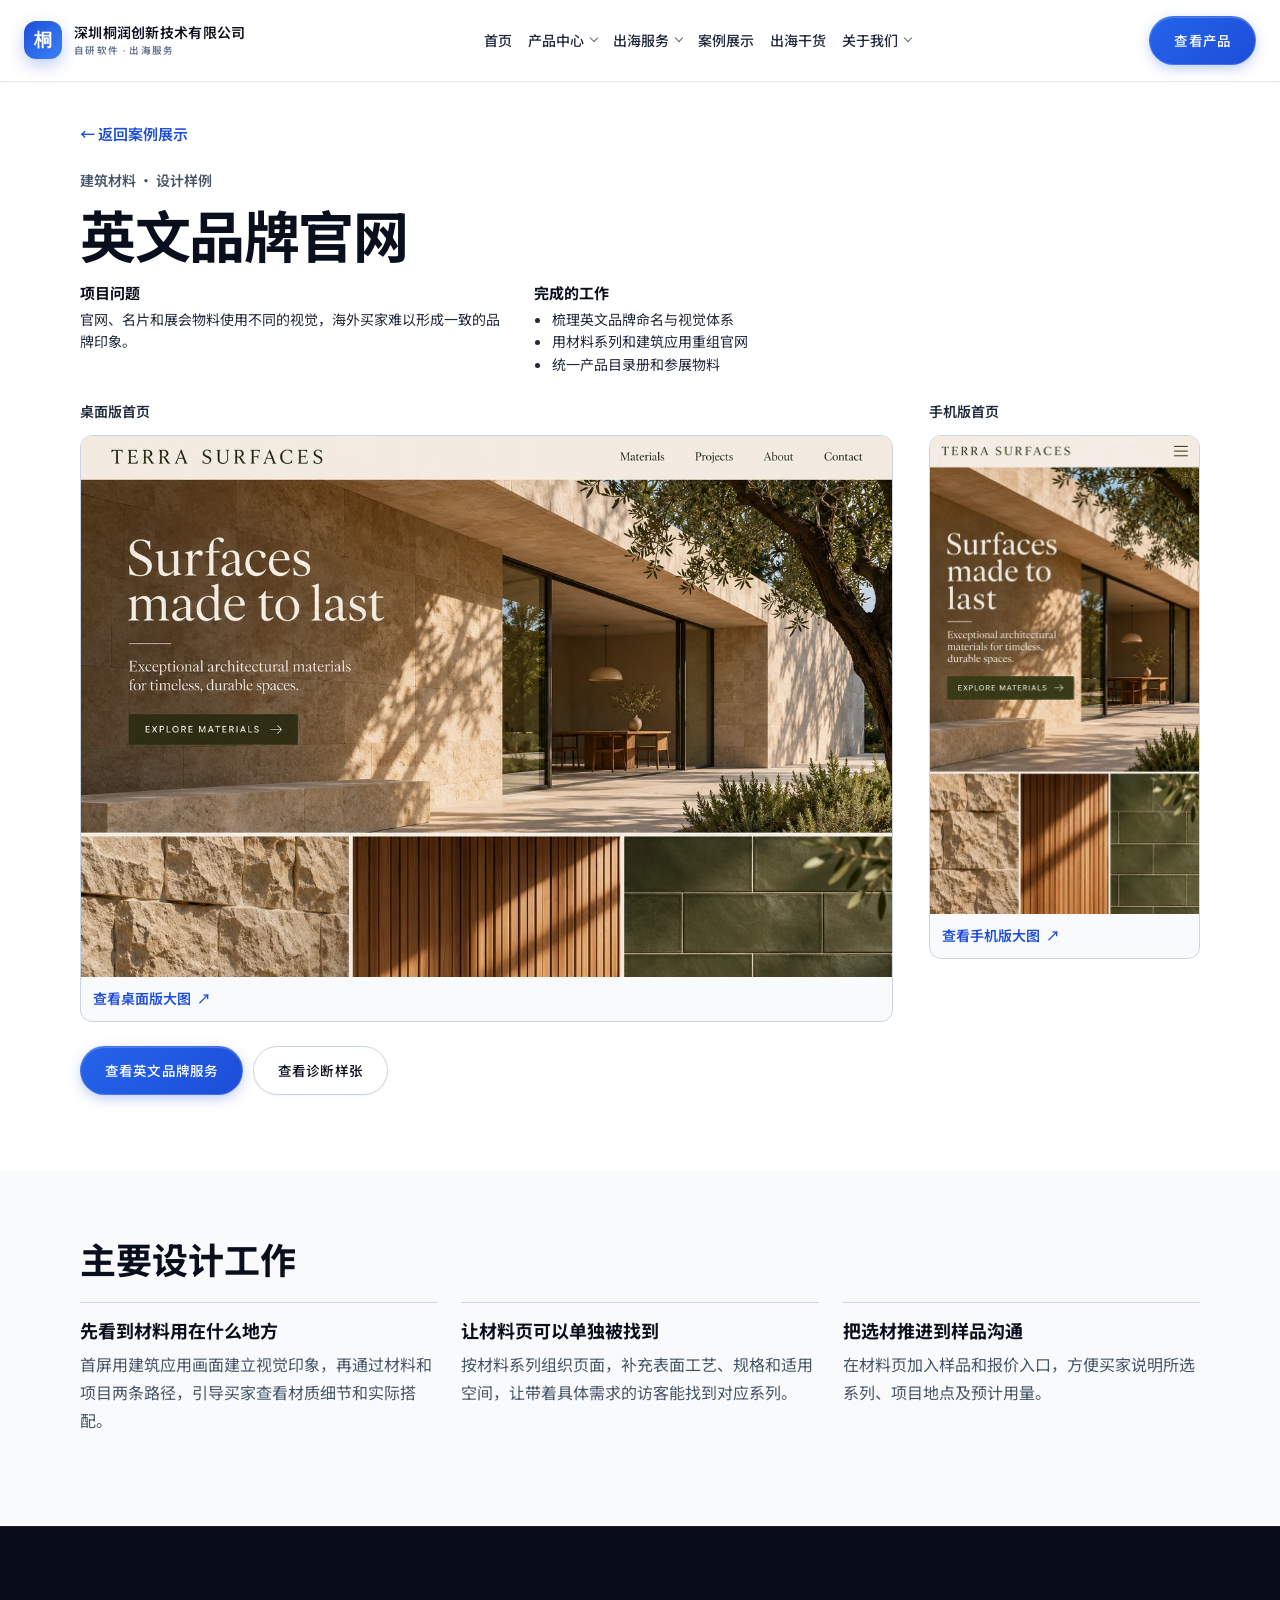
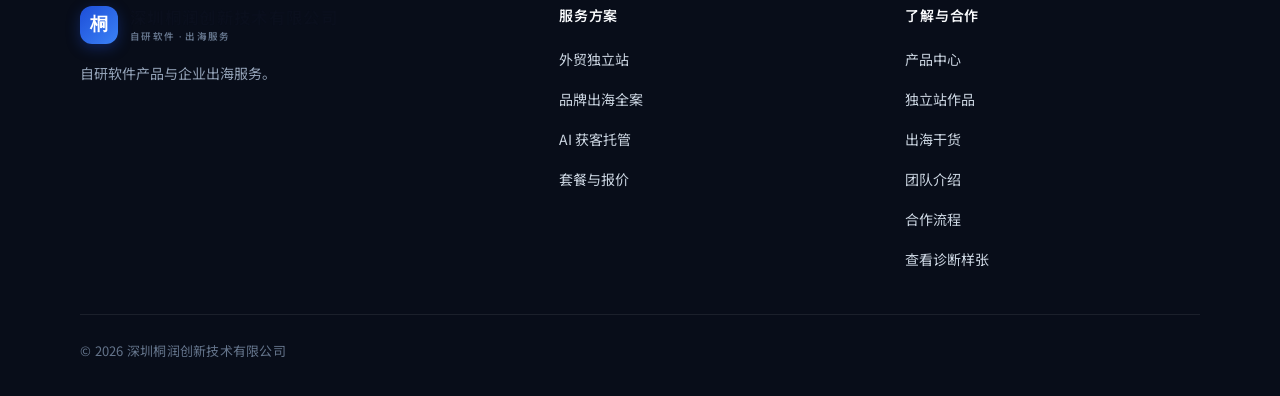
<file: work-materials.html>
<!DOCTYPE html><html lang="zh-CN"><head><meta charset="UTF-8"><meta name="viewport" content="width=device-width, initial-scale=1"><title>建筑材料 · 英文品牌官网 | 深圳桐润创新技术有限公司</title><meta name="description" content="用建筑实景、材料纹理和项目应用展示品牌风格，方便买家了解选材范围。"><link rel="icon" href="data:image/svg+xml,%3Csvg xmlns='http://www.w3.org/2000/svg' viewBox='0 0 64 64'%3E%3Crect width='64' height='64' rx='18' fill='%232f6bff'/%3E%3Cpath d='M18 40c8-18 20-18 28 0' fill='none' stroke='%23fff' stroke-width='4' stroke-linecap='round'/%3E%3Ccircle cx='32' cy='22' r='5' fill='%23fff'/%3E%3C/svg%3E"><link rel="preconnect" href="https://fonts.googleapis.com"><link rel="preconnect" href="https://fonts.gstatic.com" crossorigin><link href="https://fonts.googleapis.com/css2?family=DM+Sans:wght@400;500;600;700&family=Noto+Sans+SC:wght@400;500;600;700&display=swap" rel="stylesheet"><link rel="stylesheet" href="./assets/site.css?v=3"><link rel="stylesheet" href="./assets/navigation.css"><link rel="stylesheet" href="./assets/footer.css"><link rel="stylesheet" href="./assets/work-details.css?v=2"></head><body><a class="skip-link" href="#main-content">跳到主要内容</a><div id="progress" aria-hidden="true"></div><nav id="nav" aria-label="主导航"><div class="nav-in"><a class="logo" href="index.html"><div class="logo-mark" aria-hidden="true">桐</div><div class="logo-text">深圳桐润创新技术有限公司<small>自研软件 · 出海服务</small></div></a><div class="nav-links" id="navLinks"><a href="index.html">首页</a><details class="nav-group" name="primary-nav"><summary>产品中心</summary><div class="nav-submenu"><a href="products.html">查看全部产品</a><a href="products.html#meeting">加密会议系统</a><a href="products.html#software-factory">AI 软件工厂</a><a href="products.html#fastnas">FastNAS OS</a><a href="products.html#video-encryption">视频加密</a><a href="products.html#live-assistant">直播助手</a><a href="products.html#marketing">AI 全网营销系统</a><a href="products.html#enterprise-email">企业邮箱</a></div></details><details class="nav-group" name="primary-nav"><summary>出海服务</summary><div class="nav-submenu"><a href="services.html#s1">外贸独立站</a><a href="services.html#s2">品牌出海全案</a><a href="services.html#s3">AI 获客托管</a><a href="services.html#pricing">套餐与报价</a><a href="diagnosis.html#report">查看诊断样张</a></div></details><a href="cases.html">案例展示</a><a href="insights.html">出海干货</a><details class="nav-group" name="primary-nav"><summary>关于我们</summary><div class="nav-submenu"><a href="about.html#founder">团队介绍</a><a href="index.html#process">服务流程</a></div></details></div><div class="nav-action"><a class="btn btn-primary" href="products.html">查看产品</a><button class="menu-btn" id="menuBtn" aria-controls="navLinks" aria-label="打开菜单" aria-expanded="false"><span></span><span></span></button></div></div></nav><main id="main-content" tabindex="-1"><header class="project-header"><div class="wrap"><a class="project-back" href="cases.html#case3">← 返回案例展示</a><p class="project-type">建筑材料 · 设计样例</p><h1>英文品牌官网</h1><div class="project-overview"><div class="project-challenge"><h2>项目问题</h2><p>官网、名片和展会物料使用不同的视觉，海外买家难以形成一致的品牌印象。</p></div><div class="project-work"><h2>完成的工作</h2><ul><li>梳理英文品牌命名与视觉体系</li><li>用材料系列和建筑应用重组官网</li><li>统一产品目录册和参展物料</li></ul></div></div></div></header><section class="project-views" aria-label="网站设计预览"><div class="wrap project-views-grid"><figure class="project-mobile"><figcaption id="view-mobile">手机版首页</figcaption><a href="./images/work-materials-mobile.webp" target="_blank" rel="noopener" aria-label="打开手机版首页大图（新标签页）"><img src="./images/work-materials-mobile.webp" alt="建筑材料外贸网站手机版首页设计" width="540" height="960" decoding="async"><span class="project-view-action">查看手机版大图 <span aria-hidden="true">↗</span></span></a></figure><figure><figcaption id="view-desktop">桌面版首页</figcaption><a href="./images/work-materials.webp" target="_blank" rel="noopener" aria-label="打开桌面版首页大图（新标签页）"><img src="./images/work-materials.webp" alt="建筑材料外贸网站桌面版首页设计" width="1200" height="800" decoding="async"><span class="project-view-action">查看桌面版大图 <span aria-hidden="true">↗</span></span></a></figure></div><div class="wrap project-actions"><a class="btn btn-primary" href="services.html#s2">查看英文品牌服务</a><a class="btn btn-line" href="diagnosis.html#report">查看诊断样张</a></div></section><section class="project-notes" aria-labelledby="project-notes-title"><div class="wrap"><h2 id="project-notes-title">主要设计工作</h2><div class="project-notes-grid"><div><h3>先看到材料用在什么地方</h3><p>首屏用建筑应用画面建立视觉印象，再通过材料和项目两条路径，引导买家查看材质细节和实际搭配。</p></div><div><h3>让材料页可以单独被找到</h3><p>按材料系列组织页面，补充表面工艺、规格和适用空间，让带着具体需求的访客能找到对应系列。</p></div><div><h3>把选材推进到样品沟通</h3><p>在材料页加入样品和报价入口，方便买家说明所选系列、项目地点及预计用量。</p></div></div></div></section></main><footer class="site-footer"><div class="wrap"><div class="site-footer-grid"><div><a class="logo footer-brand" href="index.html" aria-label="深圳桐润创新技术有限公司首页"><span class="logo-mark" aria-hidden="true">桐</span><span class="logo-text">深圳桐润创新技术有限公司<small>自研软件 · 出海服务</small></span></a><p class="footer-description">自研软件产品与企业出海服务。</p></div><div><h2>服务方案</h2><ul><li><a href="services.html#s1">外贸独立站</a></li><li><a href="services.html#s2">品牌出海全案</a></li><li><a href="services.html#s3">AI 获客托管</a></li><li><a href="services.html#pricing">套餐与报价</a></li></ul></div><div><h2>了解与合作</h2><ul><li><a href="products.html">产品中心</a></li><li><a href="index.html#works">独立站作品</a></li><li><a href="insights.html">出海干货</a></li><li><a href="index.html#founder">团队介绍</a></li><li><a href="index.html#process">合作流程</a></li><li><a href="diagnosis.html#report">查看诊断样张</a></li></ul></div></div><div class="site-footer-copy">© 2026 深圳桐润创新技术有限公司</div></div></footer><button id="toTop" type="button" aria-label="返回顶部">↑</button></body></html><script type="module">(()=>{let e=document.getElementById(`nav`),t=document.getElementById(`navLinks`),n=document.getElementById(`menuBtn`),r=[...t.querySelectorAll(`.nav-group`)];function i(){let e=location.pathname.split(`/`).pop()||`index.html`,n=e+location.hash,r=[...t.querySelectorAll(`a`)],i=r.find(e=>e.getAttribute(`href`)===n)||r.find(t=>t.getAttribute(`href`).split(`#`)[0]===e);r.forEach(e=>{e.classList.toggle(`current`,e===i),e.removeAttribute(`aria-current`)}),i?.setAttribute(`aria-current`,location.hash?`location`:`page`)}function a(){r.forEach(e=>{e.open=!1})}function o(e){n.classList.toggle(`open`,e),t.classList.toggle(`open`,e),n.setAttribute(`aria-expanded`,String(e)),n.setAttribute(`aria-label`,e?`关闭菜单`:`打开菜单`),e||a()}n.addEventListener(`click`,()=>o(!t.classList.contains(`open`))),t.addEventListener(`click`,e=>{e.target.closest(`a`)&&o(!1)}),document.addEventListener(`click`,t=>{e.contains(t.target)||o(!1)}),e.addEventListener(`keydown`,e=>{if(e.key!==`Escape`)return;let i=r.find(e=>e.open);i?(i.open=!1,i.querySelector(`summary`).focus()):t.classList.contains(`open`)&&(o(!1),n.focus())}),window.addEventListener(`hashchange`,i),i()})();var e=document.getElementById(`nav`),t=document.getElementById(`progress`),n=document.getElementById(`toTop`),r=matchMedia(`(prefers-reduced-motion: reduce)`),i=!1;function a(){if(t){let e=document.documentElement.scrollHeight-innerHeight,n=e>0?Math.min(scrollY/e*100,100):0;t.style.width=`${n}%`}e.classList.toggle(`scrolled`,scrollY>40),n.classList.toggle(`show`,scrollY>620),i=!1}addEventListener(`scroll`,()=>{i||(i=!0,requestAnimationFrame(a))},{passive:!0}),addEventListener(`resize`,a),a(),n.addEventListener(`click`,()=>{scrollTo({top:0,behavior:r.matches?`instant`:`smooth`})});</script>
</file>
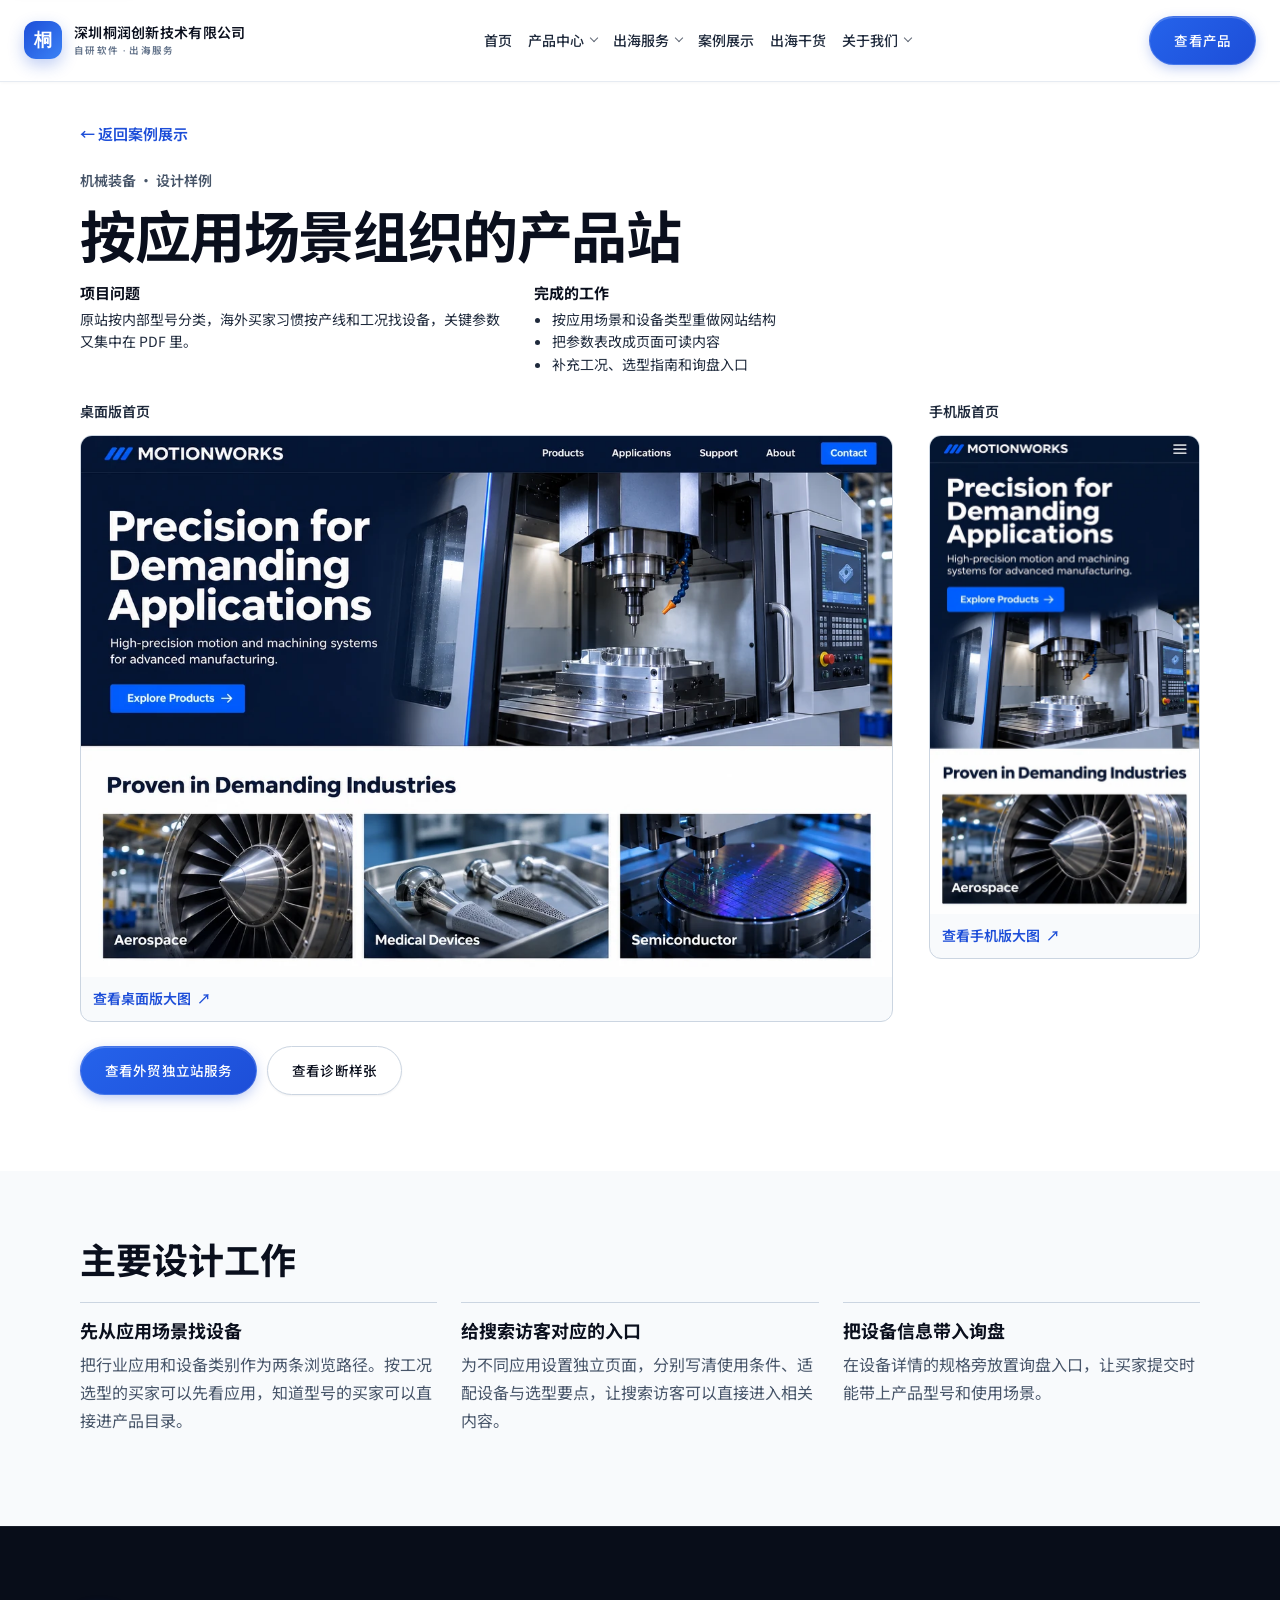
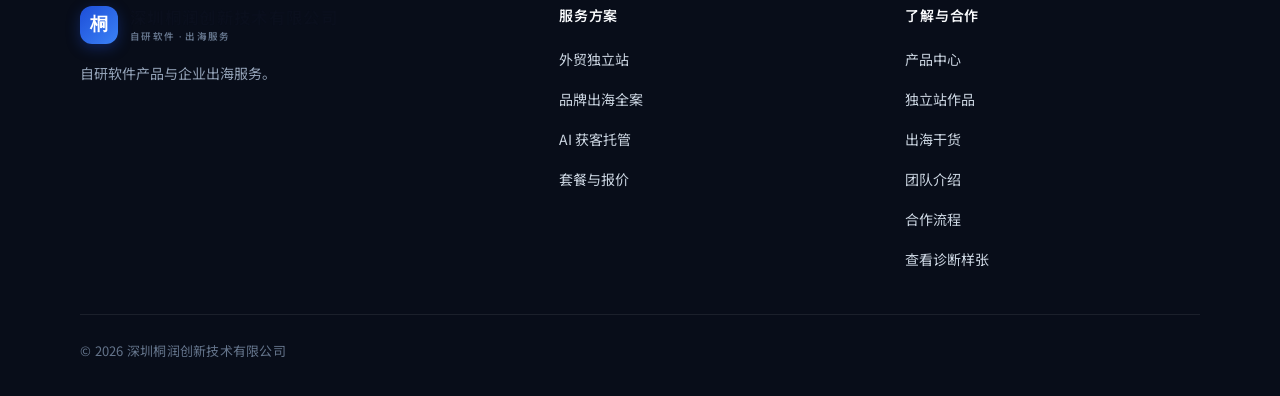
<file: work-mechanical.html>
<!DOCTYPE html><html lang="zh-CN"><head><meta charset="UTF-8"><meta name="viewport" content="width=device-width, initial-scale=1"><title>机械装备 · 按应用场景组织的产品站 | 深圳桐润创新技术有限公司</title><meta name="description" content="首页按采购场景组织产品入口，让海外买家更快找到适用设备和对应的产品资料。"><link rel="icon" href="data:image/svg+xml,%3Csvg xmlns='http://www.w3.org/2000/svg' viewBox='0 0 64 64'%3E%3Crect width='64' height='64' rx='18' fill='%232f6bff'/%3E%3Cpath d='M18 40c8-18 20-18 28 0' fill='none' stroke='%23fff' stroke-width='4' stroke-linecap='round'/%3E%3Ccircle cx='32' cy='22' r='5' fill='%23fff'/%3E%3C/svg%3E"><link rel="preconnect" href="https://fonts.googleapis.com"><link rel="preconnect" href="https://fonts.gstatic.com" crossorigin><link href="https://fonts.googleapis.com/css2?family=DM+Sans:wght@400;500;600;700&family=Noto+Sans+SC:wght@400;500;600;700&display=swap" rel="stylesheet"><link rel="stylesheet" href="./assets/site.css?v=3"><link rel="stylesheet" href="./assets/navigation.css"><link rel="stylesheet" href="./assets/footer.css"><link rel="stylesheet" href="./assets/work-details.css?v=2"></head><body><a class="skip-link" href="#main-content">跳到主要内容</a><div id="progress" aria-hidden="true"></div><nav id="nav" aria-label="主导航"><div class="nav-in"><a class="logo" href="index.html"><div class="logo-mark" aria-hidden="true">桐</div><div class="logo-text">深圳桐润创新技术有限公司<small>自研软件 · 出海服务</small></div></a><div class="nav-links" id="navLinks"><a href="index.html">首页</a><details class="nav-group" name="primary-nav"><summary>产品中心</summary><div class="nav-submenu"><a href="products.html">查看全部产品</a><a href="products.html#meeting">加密会议系统</a><a href="products.html#software-factory">AI 软件工厂</a><a href="products.html#fastnas">FastNAS OS</a><a href="products.html#video-encryption">视频加密</a><a href="products.html#live-assistant">直播助手</a><a href="products.html#marketing">AI 全网营销系统</a><a href="products.html#enterprise-email">企业邮箱</a></div></details><details class="nav-group" name="primary-nav"><summary>出海服务</summary><div class="nav-submenu"><a href="services.html#s1">外贸独立站</a><a href="services.html#s2">品牌出海全案</a><a href="services.html#s3">AI 获客托管</a><a href="services.html#pricing">套餐与报价</a><a href="diagnosis.html#report">查看诊断样张</a></div></details><a href="cases.html">案例展示</a><a href="insights.html">出海干货</a><details class="nav-group" name="primary-nav"><summary>关于我们</summary><div class="nav-submenu"><a href="about.html#founder">团队介绍</a><a href="index.html#process">服务流程</a></div></details></div><div class="nav-action"><a class="btn btn-primary" href="products.html">查看产品</a><button class="menu-btn" id="menuBtn" aria-controls="navLinks" aria-label="打开菜单" aria-expanded="false"><span></span><span></span></button></div></div></nav><main id="main-content" tabindex="-1"><header class="project-header"><div class="wrap"><a class="project-back" href="cases.html#case2">← 返回案例展示</a><p class="project-type">机械装备 · 设计样例</p><h1>按应用场景组织的产品站</h1><div class="project-overview"><div class="project-challenge"><h2>项目问题</h2><p>原站按内部型号分类，海外买家习惯按产线和工况找设备，关键参数又集中在 PDF 里。</p></div><div class="project-work"><h2>完成的工作</h2><ul><li>按应用场景和设备类型重做网站结构</li><li>把参数表改成页面可读内容</li><li>补充工况、选型指南和询盘入口</li></ul></div></div></div></header><section class="project-views" aria-label="网站设计预览"><div class="wrap project-views-grid"><figure class="project-mobile"><figcaption id="view-mobile">手机版首页</figcaption><a href="./images/work-mechanical-mobile.webp" target="_blank" rel="noopener" aria-label="打开手机版首页大图（新标签页）"><img src="./images/work-mechanical-mobile.webp" alt="机械装备外贸网站手机版首页设计" width="540" height="960" decoding="async"><span class="project-view-action">查看手机版大图 <span aria-hidden="true">↗</span></span></a></figure><figure><figcaption id="view-desktop">桌面版首页</figcaption><a href="./images/work-mechanical.webp" target="_blank" rel="noopener" aria-label="打开桌面版首页大图（新标签页）"><img src="./images/work-mechanical.webp" alt="机械装备外贸网站桌面版首页设计" width="1200" height="800" decoding="async"><span class="project-view-action">查看桌面版大图 <span aria-hidden="true">↗</span></span></a></figure></div><div class="wrap project-actions"><a class="btn btn-primary" href="services.html#s1">查看外贸独立站服务</a><a class="btn btn-line" href="diagnosis.html#report">查看诊断样张</a></div></section><section class="project-notes" aria-labelledby="project-notes-title"><div class="wrap"><h2 id="project-notes-title">主要设计工作</h2><div class="project-notes-grid"><div><h3>先从应用场景找设备</h3><p>把行业应用和设备类别作为两条浏览路径。按工况选型的买家可以先看应用，知道型号的买家可以直接进产品目录。</p></div><div><h3>给搜索访客对应的入口</h3><p>为不同应用设置独立页面，分别写清使用条件、适配设备与选型要点，让搜索访客可以直接进入相关内容。</p></div><div><h3>把设备信息带入询盘</h3><p>在设备详情的规格旁放置询盘入口，让买家提交时能带上产品型号和使用场景。</p></div></div></div></section></main><footer class="site-footer"><div class="wrap"><div class="site-footer-grid"><div><a class="logo footer-brand" href="index.html" aria-label="深圳桐润创新技术有限公司首页"><span class="logo-mark" aria-hidden="true">桐</span><span class="logo-text">深圳桐润创新技术有限公司<small>自研软件 · 出海服务</small></span></a><p class="footer-description">自研软件产品与企业出海服务。</p></div><div><h2>服务方案</h2><ul><li><a href="services.html#s1">外贸独立站</a></li><li><a href="services.html#s2">品牌出海全案</a></li><li><a href="services.html#s3">AI 获客托管</a></li><li><a href="services.html#pricing">套餐与报价</a></li></ul></div><div><h2>了解与合作</h2><ul><li><a href="products.html">产品中心</a></li><li><a href="index.html#works">独立站作品</a></li><li><a href="insights.html">出海干货</a></li><li><a href="index.html#founder">团队介绍</a></li><li><a href="index.html#process">合作流程</a></li><li><a href="diagnosis.html#report">查看诊断样张</a></li></ul></div></div><div class="site-footer-copy">© 2026 深圳桐润创新技术有限公司</div></div></footer><button id="toTop" type="button" aria-label="返回顶部">↑</button></body></html><script type="module">(()=>{let e=document.getElementById(`nav`),t=document.getElementById(`navLinks`),n=document.getElementById(`menuBtn`),r=[...t.querySelectorAll(`.nav-group`)];function i(){let e=location.pathname.split(`/`).pop()||`index.html`,n=e+location.hash,r=[...t.querySelectorAll(`a`)],i=r.find(e=>e.getAttribute(`href`)===n)||r.find(t=>t.getAttribute(`href`).split(`#`)[0]===e);r.forEach(e=>{e.classList.toggle(`current`,e===i),e.removeAttribute(`aria-current`)}),i?.setAttribute(`aria-current`,location.hash?`location`:`page`)}function a(){r.forEach(e=>{e.open=!1})}function o(e){n.classList.toggle(`open`,e),t.classList.toggle(`open`,e),n.setAttribute(`aria-expanded`,String(e)),n.setAttribute(`aria-label`,e?`关闭菜单`:`打开菜单`),e||a()}n.addEventListener(`click`,()=>o(!t.classList.contains(`open`))),t.addEventListener(`click`,e=>{e.target.closest(`a`)&&o(!1)}),document.addEventListener(`click`,t=>{e.contains(t.target)||o(!1)}),e.addEventListener(`keydown`,e=>{if(e.key!==`Escape`)return;let i=r.find(e=>e.open);i?(i.open=!1,i.querySelector(`summary`).focus()):t.classList.contains(`open`)&&(o(!1),n.focus())}),window.addEventListener(`hashchange`,i),i()})();var e=document.getElementById(`nav`),t=document.getElementById(`progress`),n=document.getElementById(`toTop`),r=matchMedia(`(prefers-reduced-motion: reduce)`),i=!1;function a(){if(t){let e=document.documentElement.scrollHeight-innerHeight,n=e>0?Math.min(scrollY/e*100,100):0;t.style.width=`${n}%`}e.classList.toggle(`scrolled`,scrollY>40),n.classList.toggle(`show`,scrollY>620),i=!1}addEventListener(`scroll`,()=>{i||(i=!0,requestAnimationFrame(a))},{passive:!0}),addEventListener(`resize`,a),a(),n.addEventListener(`click`,()=>{scrollTo({top:0,behavior:r.matches?`instant`:`smooth`})});</script>
</file>
<file: assets/site.css>
/* GLOBALINK 寰球出海 · 全站共享样式（高端现代 SaaS / 数字化出海视觉体系） */
:root {
  --sans: "Noto Sans SC", -apple-system, BlinkMacSystemFont, "PingFang SC", "Segoe UI", Roboto, "Helvetica Neue", sans-serif;
  --serif: "Noto Serif SC", "Songti SC", Georgia, serif;

  /* Backgrounds & Surfaces */
  --bg: #f8fafc;
  --surface: #ffffff;
  --surface-alt: #f1f5f9;
  --warm: #f8fafc;

  /* Inks & Typography */
  --ink: #0a0f1d;
  --ink-2: #1e293b;
  --muted: #475569;
  --faint: #64748b;

  /* Dividers & Borders */
  --line: #e2e8f0;
  --line-2: #cbd5e1;
  --line-subtle: #f1f5f9;

  /* Brand Primary & Accents */
  --blue: #1d4ed8;
  --blue-hover: #1e40af;
  --blue-2: #3b82f6;
  --blue-soft: #eff6ff;
  --cyan: #0284c7;

  /* Layered Shadows */
  --sh-xs: 0 1px 2px rgba(15, 23, 42, 0.04), 0 1px 3px rgba(15, 23, 42, 0.02);
  --sh-s: 0 4px 14px -2px rgba(15, 23, 42, 0.05), 0 2px 6px -1px rgba(15, 23, 42, 0.03);
  --sh-m: 0 14px 30px -8px rgba(15, 23, 42, 0.08), 0 4px 12px -2px rgba(15, 23, 42, 0.04);
  --sh-l: 0 24px 56px -12px rgba(15, 23, 42, 0.12), 0 8px 24px -4px rgba(15, 23, 42, 0.06);
  --sh-card-hover: 0 20px 40px -12px rgba(29, 78, 216, 0.12), 0 0 0 1px rgba(59, 130, 246, 0.25);

  /* Radius & Curves */
  --r-xs: 6px;
  --r-sm: 10px;
  --r-md: 16px;
  --r: 20px;
  --r-lg: 24px;
  --r-xl: 30px;
  --r-pill: 9999px;

  --ease: cubic-bezier(0.16, 1, 0.3, 1);
  --ease-in-out: cubic-bezier(0.4, 0, 0.2, 1);
  --t-fast: 0.18s var(--ease);
  --t-normal: 0.32s var(--ease);
}

* {
  margin: 0;
  padding: 0;
  box-sizing: border-box;
}

html {
  scroll-behavior: smooth;
}

body {
  font-family: var(--sans);
  background: var(--surface);
  color: var(--ink);
  line-height: 1.85;
  font-size: 16px;
  font-weight: 400;
  -webkit-font-smoothing: antialiased;
  -moz-osx-font-smoothing: grayscale;
  text-rendering: optimizeLegibility;
  overflow-x: hidden;
}

::selection {
  background: rgba(37, 99, 235, 0.18);
  color: var(--blue);
}

a {
  color: inherit;
  text-decoration: none;
}

img {
  max-width: 100%;
  display: block;
}

.wrap {
  max-width: 1200px;
  margin: 0 auto;
  padding: 0 40px;
}

.en {
  display: inline-flex;
  align-items: center;
  gap: 6px;
  font-family: "DM Sans", var(--sans);
  font-size: 11px;
  letter-spacing: 0.14em;
  text-transform: uppercase;
  font-weight: 600;
  color: var(--blue);
  background: rgba(29, 78, 216, 0.07);
  border: 1px solid rgba(29, 78, 216, 0.15);
  padding: 4px 12px;
  border-radius: var(--r-pill);
  margin-bottom: 12px;
}

.soft {
  background: var(--bg);
}

.warm {
  background: var(--warm);
}

/* Progress bar */
#progress {
  position: fixed;
  top: 0;
  left: 0;
  height: 2.5px;
  width: 0;
  z-index: 120;
  background: linear-gradient(90deg, #1d4ed8, #0284c7);
  box-shadow: 0 0 12px rgba(37, 99, 235, 0.6);
  transition: width 0.08s linear;
}

/* Brand & Logo */
.nav-in {
  max-width: 1280px;
  margin: 0 auto;
  padding: 16px 40px;
  display: flex;
  align-items: center;
  justify-content: space-between;
}

.logo {
  display: flex;
  align-items: center;
  gap: 12px;
}

.logo-mark {
  width: 38px;
  height: 38px;
  border-radius: 12px;
  background: linear-gradient(135deg, #1d4ed8 0%, #3b82f6 100%);
  display: grid;
  place-items: center;
  font-family: var(--serif);
  font-size: 18px;
  color: #fff;
  font-weight: 600;
  box-shadow: 0 6px 16px rgba(29, 78, 216, 0.28);
  transition: transform 0.4s var(--ease);
}

.logo:hover .logo-mark {
  transform: rotate(-8deg) scale(1.06);
}

.logo-text {
  font-size: 16.5px;
  font-weight: 600;
  letter-spacing: 0.04em;
  color: var(--ink);
}

.logo-text small {
  display: block;
  font-family: "DM Sans", var(--sans);
  font-size: 9.5px;
  letter-spacing: 0.22em;
  color: var(--faint);
  font-weight: 600;
  margin-top: 1px;
}

.nav-action {
  display: flex;
  align-items: center;
  gap: 10px;
}

/* Universal Buttons */
.btn {
  display: inline-flex;
  align-items: center;
  justify-content: center;
  gap: 8px;
  font-size: 13.5px;
  font-weight: 500;
  letter-spacing: 0.01em;
  padding: 11px 24px;
  border-radius: var(--r-pill);
  transition: all var(--t-fast);
  cursor: pointer;
  border: 1px solid transparent;
  font-family: var(--sans);
  text-decoration: none;
  white-space: nowrap;
}

.btn-primary {
  position: relative;
  overflow: hidden;
  background: linear-gradient(135deg, #2563eb 0%, #1d4ed8 100%);
  color: #fff;
  border-color: rgba(255, 255, 255, 0.15);
  box-shadow: 0 4px 14px -2px rgba(29, 78, 216, 0.35), inset 0 1px 0 rgba(255, 255, 255, 0.2);
}

.btn-primary::after {
  content: "";
  position: absolute;
  inset: 0;
  background: linear-gradient(105deg, transparent 30%, rgba(255, 255, 255, 0.28) 50%, transparent 70%);
  transform: translateX(-140%);
  transition: transform 0.65s var(--ease);
}

.btn-primary:hover::after {
  transform: translateX(140%);
}

.btn-primary:hover {
  transform: translateY(-2px);
  background: linear-gradient(135deg, #1d4ed8 0%, #1e40af 100%);
  box-shadow: 0 10px 24px -4px rgba(29, 78, 216, 0.42), 0 0 0 1px rgba(37, 99, 235, 0.2);
  color: #fff;
}

.btn-line {
  border: 1px solid var(--line-2);
  color: var(--ink);
  background: #ffffff;
  box-shadow: var(--sh-xs);
}

.btn-line:hover {
  border-color: var(--blue-2);
  color: var(--blue);
  background: #f8fafc;
  transform: translateY(-2px);
  box-shadow: var(--sh-s);
}

.btn-lg {
  padding: 14px 32px;
  font-size: 15px;
}

.menu-btn {
  display: none;
  width: 40px;
  height: 40px;
  border: 1px solid var(--line-2);
  background: #fff;
  border-radius: 12px;
  cursor: pointer;
  align-items: center;
  justify-content: center;
  flex-direction: column;
  gap: 5px;
  padding: 0;
  transition: 0.3s;
}

.menu-btn span {
  display: block;
  width: 17px;
  height: 1.6px;
  background: var(--ink);
  border-radius: 2px;
  transition: 0.3s var(--ease);
}

.menu-btn.open span:first-child {
  transform: translateY(3.3px) rotate(45deg);
}

.menu-btn.open span:last-child {
  transform: translateY(-3.3px) rotate(-45deg);
}

/* Page Hero Header */
.page-hero {
  position: relative;
  padding: 168px 0 84px;
  overflow: hidden;
  background: linear-gradient(180deg, #ffffff 0%, var(--bg) 100%);
  border-bottom: 1px solid var(--line);
}

.page-hero::before {
  content: "";
  position: absolute;
  width: 600px;
  height: 600px;
  border-radius: 50%;
  background: radial-gradient(circle, rgba(37, 99, 235, 0.1) 0%, transparent 70%);
  filter: blur(80px);
  right: -120px;
  top: -220px;
  pointer-events: none;
}

.page-hero::after {
  content: "";
  position: absolute;
  inset: 0;
  background-image: radial-gradient(rgba(37, 99, 235, 0.1) 0.8px, transparent 0.8px);
  background-size: 24px 24px;
  mask-image: radial-gradient(ellipse 45% 60% at 82% 35%, #000, transparent 78%);
  pointer-events: none;
}

.page-hero .wrap {
  position: relative;
  z-index: 2;
}

.crumb {
  font-size: 12px;
  color: var(--faint);
  letter-spacing: 0.06em;
  margin-bottom: 24px;
}

.crumb a {
  transition: 0.2s;
}

.crumb a:hover {
  color: var(--blue);
}

.crumb span {
  margin: 0 8px;
  color: var(--line-2);
}

.page-hero h1 {
  font-size: clamp(34px, 4.4vw, 56px);
  font-weight: 700;
  letter-spacing: -0.025em;
  line-height: 1.25;
  margin: 14px 0 18px;
}

.page-hero h1 em {
  font-style: normal;
  color: var(--blue);
  background: linear-gradient(135deg, #1d4ed8 0%, #0284c7 100%);
  -webkit-background-clip: text;
  -webkit-text-fill-color: transparent;
}

.page-hero > .wrap > p {
  max-width: 640px;
  color: var(--ink-2);
  font-weight: 400;
  font-size: 16px;
  line-height: 1.85;
}

.hero-meta {
  display: flex;
  gap: 28px;
  flex-wrap: wrap;
  margin-top: 32px;
  font-size: 12.5px;
  color: var(--muted);
  letter-spacing: 0.04em;
}

.hero-meta b {
  color: var(--ink);
  font-weight: 600;
}

.hero-side {
  position: absolute;
  right: 5%;
  bottom: 24px;
  font-family: "DM Sans", var(--sans);
  font-size: 11px;
  letter-spacing: 0.3em;
  color: var(--faint);
  writing-mode: vertical-rl;
  opacity: 0.75;
}

/* Sections */
section {
  padding: 104px 0;
  position: relative;
  overflow: hidden;
}

section.tight {
  padding: 72px 0;
}

.sec-head {
  margin-bottom: 56px;
}

.sec-head h2 {
  font-size: clamp(26px, 3.2vw, 40px);
  font-weight: 700;
  letter-spacing: -0.022em;
  line-height: 1.32;
  margin-top: 14px;
}

.sec-head p {
  color: var(--muted);
  margin-top: 14px;
  max-width: 620px;
  font-weight: 400;
  font-size: 15.5px;
}

.sec-head.center {
  text-align: center;
}

.sec-head.center p {
  margin-left: auto;
  margin-right: auto;
}

.sec-num {
  font-family: "DM Sans", var(--sans);
  font-size: 11px;
  font-weight: 600;
  letter-spacing: 0.18em;
  color: var(--blue);
  margin-bottom: 12px;
}

/* Cards & Grids */
.grid-2 {
  display: grid;
  grid-template-columns: 1fr 1fr;
  gap: 28px;
}

.grid-3 {
  display: grid;
  grid-template-columns: repeat(3, 1fr);
  gap: 24px;
}

.grid-4 {
  display: grid;
  grid-template-columns: repeat(4, 1fr);
  gap: 20px;
}

.card {
  background: #ffffff;
  border: 1px solid var(--line);
  border-radius: var(--r);
  padding: 34px 30px;
  box-shadow: var(--sh-s), inset 0 1px 0 rgba(255, 255, 255, 0.95);
  transition: transform var(--t-normal), box-shadow var(--t-normal), border-color var(--t-normal);
  position: relative;
}

.card:hover {
  transform: translateY(-5px);
  box-shadow: var(--sh-card-hover);
  border-color: rgba(59, 130, 246, 0.35);
}

.card h3 {
  font-size: 19px;
  font-weight: 600;
  letter-spacing: -0.01em;
  margin-bottom: 10px;
  color: var(--ink);
}

.card p {
  font-size: 14px;
  color: var(--muted);
  font-weight: 400;
  line-height: 1.85;
}

.card .ico {
  width: 48px;
  height: 48px;
  border-radius: 14px;
  background: var(--blue-soft);
  display: grid;
  place-items: center;
  font-family: var(--serif);
  font-size: 20px;
  color: var(--blue);
  margin-bottom: 20px;
  transition: transform 0.35s var(--ease);
}

.card:hover .ico {
  transform: scale(1.08) rotate(-4deg);
}

.card .tagline {
  font-family: "DM Sans", var(--sans);
  font-size: 10px;
  letter-spacing: 0.24em;
  text-transform: uppercase;
  color: var(--faint);
  font-weight: 600;
  margin-bottom: 18px;
}

.card ul {
  list-style: none;
  margin-top: 18px;
  font-size: 13.5px;
  color: var(--ink-2);
}

.card li {
  padding: 9px 0 9px 22px;
  position: relative;
  border-bottom: 1px solid #f1f5f9;
}

.card li:last-child {
  border: none;
}

.card li::before {
  content: "";
  position: absolute;
  left: 2px;
  top: 17px;
  width: 7px;
  height: 7px;
  border-radius: 50%;
  border: 2px solid var(--blue-2);
}

.pill {
  display: inline-block;
  font-size: 11px;
  letter-spacing: 0.08em;
  color: var(--blue);
  background: var(--blue-soft);
  padding: 4px 12px;
  border-radius: var(--r-pill);
  font-weight: 600;
}

/* Service Detail Blocks */
.svc {
  display: grid;
  grid-template-columns: 0.85fr 1.15fr;
  gap: 80px;
  align-items: start;
  padding: 88px 0;
  border-bottom: 1px solid var(--line);
}

.svc:last-child {
  border-bottom: none;
}

.svc:nth-child(even) .svc-left {
  order: 2;
}

.svc-left {
  position: sticky;
  top: 130px;
}

.svc-left .big {
  font-family: var(--serif);
  font-size: 72px;
  line-height: 1;
  color: var(--blue);
  opacity: 0.16;
  margin-bottom: 10px;
}

.svc-left h2 {
  font-size: clamp(24px, 2.8vw, 36px);
  font-weight: 700;
  letter-spacing: -0.02em;
  line-height: 1.35;
  margin: 12px 0 16px;
}

.svc-left p {
  color: var(--muted);
  font-weight: 400;
  font-size: 15px;
  max-width: 400px;
}

.svc-right h4 {
  font-size: 15px;
  font-weight: 600;
  margin: 24px 0 12px;
  color: var(--ink);
}

.svc-right h4:first-child {
  margin-top: 0;
}

.check {
  list-style: none;
  display: grid;
  grid-template-columns: 1fr 1fr;
  gap: 10px 24px;
  font-size: 14px;
  color: var(--ink-2);
}

.check li {
  padding-left: 24px;
  position: relative;
}

.check li::before {
  content: "✓";
  position: absolute;
  left: 0;
  top: 0;
  color: var(--blue);
  font-weight: 700;
  font-size: 13px;
}

.deliver {
  background: var(--bg);
  border: 1px solid var(--line);
  border-radius: 16px;
  padding: 22px 24px;
  margin-top: 26px;
}

.deliver .lbl {
  font-family: "DM Sans", var(--sans);
  font-size: 10px;
  letter-spacing: 0.24em;
  color: var(--faint);
  font-weight: 600;
  margin-bottom: 10px;
}

.deliver p {
  font-size: 13.5px;
  color: var(--ink-2);
  font-weight: 400;
}

/* Pricing Plans */
.plan {
  background: #fff;
  border: 1px solid var(--line);
  border-radius: var(--r-lg);
  padding: 38px 30px;
  box-shadow: var(--sh-s);
  transition: transform var(--t-normal), box-shadow var(--t-normal), border-color var(--t-normal);
  position: relative;
  display: flex;
  flex-direction: column;
}

.plan:hover {
  transform: translateY(-6px);
  box-shadow: var(--sh-m);
}

.plan.hot {
  background: linear-gradient(150deg, #1e40af 0%, #1d4ed8 55%, #0284c7 100%);
  color: #fff;
  border: none;
  box-shadow: 0 20px 50px -10px rgba(29, 78, 216, 0.35);
}

.plan.hot h3,
.plan.hot .price {
  color: #fff;
}

.plan.hot p,
.plan.hot li {
  color: rgba(255, 255, 255, 0.88);
}

.plan.hot li {
  border-color: rgba(255, 255, 255, 0.15);
}

.plan.hot .pill {
  background: rgba(255, 255, 255, 0.2);
  color: #fff;
}

.plan .badge {
  position: absolute;
  top: -12px;
  left: 30px;
  background: var(--ink);
  color: #fff;
  font-size: 10.5px;
  letter-spacing: 0.08em;
  padding: 5px 14px;
  border-radius: 100px;
  box-shadow: 0 4px 10px rgba(0, 0, 0, 0.15);
}

.plan h3 {
  font-size: 19px;
  font-weight: 600;
  margin: 14px 0 6px;
}

.plan .price {
  font-family: "DM Sans", var(--sans);
  font-size: 36px;
  font-weight: 700;
  letter-spacing: -0.03em;
  color: var(--ink);
  margin: 12px 0 4px;
}

.plan .price i {
  font-style: normal;
  font-size: 14px;
  font-weight: 400;
  color: var(--muted);
}

.plan.hot .price i {
  color: rgba(255, 255, 255, 0.7);
}

.plan .unit {
  font-size: 12px;
  color: var(--muted);
  margin-bottom: 18px;
}

.plan.hot .unit {
  color: rgba(255, 255, 255, 0.75);
}

.plan ul {
  list-style: none;
  font-size: 13.5px;
  margin: 8px 0 26px;
  flex: 1;
}

.plan li {
  padding: 10px 0;
  border-bottom: 1px solid #f1f5f9;
}

.plan li:last-child {
  border: none;
}

.plan .btn {
  width: 100%;
}

/* Comparison Table */
.tbl {
  width: 100%;
  border-collapse: collapse;
  background: #fff;
  border: 1px solid var(--line);
  border-radius: var(--r-md);
  overflow: hidden;
  font-size: 14px;
  box-shadow: var(--sh-s);
}

.tbl th,
.tbl td {
  padding: 16px 20px;
  text-align: left;
  border-bottom: 1px solid var(--line);
}

.tbl thead th {
  background: var(--bg);
  font-size: 11px;
  letter-spacing: 0.14em;
  text-transform: uppercase;
  color: var(--muted);
  font-weight: 600;
}

.tbl tbody tr:last-child td {
  border-bottom: none;
}

.tbl tbody tr:hover {
  background: #f8fafc;
}

.tbl td:first-child {
  color: var(--muted);
  font-weight: 400;
}

.tbl .yes {
  color: var(--blue);
  font-weight: 600;
}

.tbl .no {
  color: var(--faint);
}

/* FAQ */
.faq {
  max-width: 860px;
  margin: 0 auto;
}

.faq details {
  background: #fff;
  border: 1px solid var(--line);
  border-radius: 14px;
  margin-bottom: 12px;
  box-shadow: var(--sh-xs);
  transition: all var(--t-fast);
}

.faq details[open] {
  border-color: rgba(59, 130, 246, 0.4);
  box-shadow: var(--sh-s);
}

.faq summary {
  list-style: none;
  cursor: pointer;
  padding: 18px 24px;
  font-size: 15px;
  font-weight: 600;
  display: flex;
  justify-content: space-between;
  align-items: center;
  gap: 20px;
}

.faq summary::-webkit-details-marker {
  display: none;
}

.faq summary::after {
  content: "+";
  font-family: "DM Sans", var(--sans);
  font-size: 20px;
  font-weight: 400;
  color: var(--blue);
  flex: none;
  transition: transform 0.2s var(--ease);
}

.faq details[open] summary::after {
  content: "−";
}

.faq .ans {
  padding: 0 24px 20px;
  font-size: 14px;
  color: var(--muted);
  font-weight: 400;
  line-height: 1.85;
}

/* Audit / Diagnostic Box */
.audit-layout {
  display: grid;
  grid-template-columns: 1fr 1fr;
  gap: 64px;
  align-items: start;
}

.audit-box {
  background: #fff;
  border: 1px solid var(--line);
  border-radius: var(--r-xl);
  padding: 42px 38px;
  box-shadow: var(--sh-l);
}

.audit-box h2 {
  font-size: 25px;
  font-weight: 700;
  letter-spacing: -0.02em;
  margin: 10px 0 8px;
}

.audit-box > p {
  font-size: 14px;
  color: var(--muted);
  font-weight: 400;
  margin-bottom: 26px;
}

.field {
  margin-bottom: 16px;
}

.field label {
  display: block;
  font-size: 12px;
  color: var(--ink-2);
  font-weight: 600;
  margin-bottom: 8px;
  letter-spacing: 0.03em;
}

.field input,
.field select,
.field textarea {
  width: 100%;
  background: #fbfcfe;
  border: 1px solid var(--line-2);
  border-radius: 10px;
  padding: 12px 15px;
  font-size: 14px;
  font-family: var(--sans);
  color: var(--ink);
  outline: none;
  transition: all var(--t-fast);
}

.field input:focus,
.field select:focus,
.field textarea:focus {
  border-color: var(--blue);
  box-shadow: 0 0 0 3px rgba(37, 99, 235, 0.12);
  background: #fff;
}

.field textarea {
  resize: vertical;
  min-height: 90px;
}

.field input::placeholder {
  color: var(--faint);
}

.audit-box .btn {
  width: 100%;
  margin-top: 8px;
}

.audit-note {
  font-size: 11.5px;
  color: var(--faint);
  margin-top: 14px;
  text-align: center;
  letter-spacing: 0.03em;
}

.ok-state {
  display: none;
  text-align: center;
  padding: 24px 8px;
}

.ok-state.show {
  display: block;
  animation: up 0.5s var(--ease) both;
}

.ok-state .tick {
  width: 60px;
  height: 60px;
  border-radius: 50%;
  background: var(--blue-soft);
  color: var(--blue);
  font-size: 26px;
  display: grid;
  place-items: center;
  margin: 0 auto 20px;
}

.ok-state h3 {
  font-size: 22px;
  font-weight: 700;
  margin-bottom: 8px;
}

.ok-state p {
  font-size: 14px;
  color: var(--muted);
}

@keyframes up {
  from {
    opacity: 0;
    transform: translateY(18px);
  }
  to {
    opacity: 1;
    transform: none;
  }
}

.checklist {
  display: grid;
  grid-template-columns: 1fr 1fr;
  gap: 14px;
  margin-top: 36px;
}

.checklist div {
  background: #fff;
  border: 1px solid var(--line);
  border-radius: 12px;
  padding: 16px 18px;
  display: flex;
  gap: 12px;
  align-items: flex-start;
  box-shadow: var(--sh-xs);
}

.checklist b {
  font-family: "DM Sans", var(--sans);
  font-size: 12px;
  color: var(--blue);
  flex: none;
  padding-top: 2px;
  letter-spacing: 0.05em;
}

.checklist span {
  font-size: 13.5px;
  color: var(--ink-2);
  line-height: 1.65;
}

.checklist small {
  display: block;
  color: var(--faint);
  font-size: 11.5px;
  margin-top: 3px;
}

.report {
  background: #fff;
  border: 1px solid var(--line);
  border-radius: var(--r-md);
  padding: 34px 32px;
  box-shadow: var(--sh-l);
  position: relative;
  transform: rotate(1.2deg);
  transition: transform 0.4s var(--ease), box-shadow 0.4s var(--ease);
}

.report:hover {
  transform: rotate(0) translateY(-6px);
  box-shadow: var(--sh-card-hover);
}

.report::before {
  content: "";
  position: absolute;
  left: 0;
  top: 20px;
  bottom: 20px;
  width: 4px;
  background: linear-gradient(var(--blue), var(--cyan));
  border-radius: 0 4px 4px 0;
}

.report .rp-tag {
  font-family: "DM Sans", var(--sans);
  font-size: 9.5px;
  letter-spacing: 0.24em;
  color: var(--blue);
  font-weight: 600;
}

.report h3 {
  font-size: 23px;
  font-weight: 700;
  line-height: 1.45;
  margin: 10px 0 8px;
  letter-spacing: -0.01em;
}

.report > p {
  font-size: 11.5px;
  color: var(--faint);
}

.rp-list {
  margin-top: 20px;
  border-top: 1px solid var(--line);
}

.rp-list div {
  display: flex;
  justify-content: space-between;
  padding: 9px 0;
  border-bottom: 1px solid var(--line);
  font-size: 12px;
  color: var(--ink-2);
}

.rp-list b {
  color: #dc2626;
  font-weight: 600;
}

.rp-foot {
  margin-top: 16px;
  font-size: 10px;
  letter-spacing: 0.14em;
  color: var(--faint);
}

/* Article Prose */
.prose {
  max-width: 760px;
  margin: 0 auto;
  font-size: 16px;
  line-height: 2;
  color: var(--ink-2);
  font-weight: 400;
}

.prose h2 {
  font-size: 25px;
  font-weight: 700;
  color: var(--ink);
  letter-spacing: -0.02em;
  margin: 52px 0 16px;
  line-height: 1.4;
}

.prose h2:first-child {
  margin-top: 0;
}

.prose h3 {
  font-size: 19px;
  font-weight: 700;
  color: var(--ink);
  margin: 34px 0 12px;
}

.prose p {
  margin-bottom: 20px;
}

.prose strong {
  color: var(--ink);
  font-weight: 600;
}

.prose ul,
.prose ol {
  margin: 0 0 24px 24px;
}

.prose li {
  margin-bottom: 10px;
}

.prose blockquote {
  border-left: 3px solid var(--blue);
  background: var(--bg);
  padding: 18px 22px;
  border-radius: 0 12px 12px 0;
  margin: 26px 0;
  color: var(--ink);
}

.prose code {
  background: var(--bg);
  border: 1px solid var(--line);
  border-radius: 6px;
  padding: 2px 7px;
  font-size: 13px;
  color: var(--blue);
}

.prose .lead {
  font-size: 18px;
  color: var(--ink);
  line-height: 1.9;
}

.article-list {
  display: grid;
  grid-template-columns: repeat(3, 1fr);
  gap: 24px;
}

.article-card {
  background: #fff;
  border: 1px solid var(--line);
  border-radius: var(--r-md);
  overflow: hidden;
  box-shadow: var(--sh-s);
  transition: transform var(--t-normal), box-shadow var(--t-normal), border-color var(--t-normal);
  display: flex;
  flex-direction: column;
}

.article-card:hover {
  transform: translateY(-6px);
  box-shadow: var(--sh-card-hover);
  border-color: rgba(59, 130, 246, 0.35);
}

.article-thumb {
  height: 150px;
  position: relative;
  overflow: hidden;
  display: flex;
  align-items: flex-end;
  padding: 20px;
}

.article-thumb::after {
  content: "";
  position: absolute;
  inset: 0;
  background: radial-gradient(circle at 78% 22%, rgba(255, 255, 255, 0.32), transparent 55%);
}

.article-thumb span {
  position: relative;
  z-index: 2;
  font-family: "DM Sans", var(--sans);
  font-size: 10px;
  letter-spacing: 0.22em;
  color: #fff;
  font-weight: 600;
}

.article-body {
  padding: 22px 22px 26px;
  flex: 1;
  display: flex;
  flex-direction: column;
}

.article-body h3 {
  font-size: 17px;
  font-weight: 600;
  line-height: 1.5;
  margin-bottom: 10px;
  letter-spacing: -0.01em;
}

.article-body p {
  font-size: 13.5px;
  color: var(--muted);
  font-weight: 400;
  flex: 1;
  line-height: 1.75;
}

.article-meta {
  display: flex;
  justify-content: space-between;
  margin-top: 18px;
  font-size: 11px;
  color: var(--faint);
  letter-spacing: 0.05em;
}

/* Case Study Blocks */
.case-block {
  display: grid;
  grid-template-columns: 1fr 1fr;
  gap: 64px;
  align-items: center;
  padding: 76px 0;
  border-bottom: 1px solid var(--line);
}

.case-block:last-child {
  border-bottom: none;
}

.case-block:nth-child(even) .case-visual {
  order: 2;
}

.case-visual {
  background: #fff;
  border: 1px solid var(--line);
  border-radius: var(--r-lg);
  padding: 14px;
  box-shadow: var(--sh-m);
}

.case-visual .mock {
  background: #f8fafc;
  border-radius: 12px;
  overflow: hidden;
  border: 1px solid var(--line);
}

.mock-bar {
  height: 28px;
  background: #f1f5f9;
  display: flex;
  align-items: center;
  gap: 6px;
  padding: 0 12px;
}

.mock-bar i {
  width: 7px;
  height: 7px;
  border-radius: 50%;
  background: #cbd5e1;
}

.mock-bar u {
  margin-left: 8px;
  height: 8px;
  flex: 1;
  background: #e2e8f0;
  border-radius: 3px;
}

.mock-body {
  padding: 16px;
}

.mock-hero {
  height: 120px;
  border-radius: 8px;
  display: flex;
  flex-direction: column;
  justify-content: center;
  padding: 16px;
  gap: 8px;
}

.mock-hero b {
  display: block;
  width: 52%;
  height: 10px;
  border-radius: 3px;
  background: rgba(255, 255, 255, 0.9);
}

.mock-hero small {
  display: block;
  width: 34%;
  height: 6px;
  border-radius: 3px;
  background: rgba(255, 255, 255, 0.55);
}

.mock-row {
  display: grid;
  grid-template-columns: repeat(3, 1fr);
  gap: 8px;
  margin-top: 10px;
}

.mock-row span {
  height: 48px;
  background: #e2e8f0;
  border-radius: 5px;
}

.case-stats {
  display: flex;
  gap: 34px;
  margin: 24px 0 22px;
  padding-top: 22px;
  border-top: 1px solid var(--line);
}

.case-stats b {
  font-family: "DM Sans", var(--sans);
  font-size: 28px;
  font-weight: 700;
  display: block;
  color: var(--blue);
  letter-spacing: -0.03em;
  line-height: 1.2;
}

.case-stats span {
  font-size: 11.5px;
  color: var(--muted);
  letter-spacing: 0.05em;
}

/* Contact Box */
.contact-box {
  background: linear-gradient(150deg, #eff6ff 0%, #f8fafc 100%);
  border: 1px solid #bfdbfe;
  border-radius: var(--r-xl);
  padding: 56px 52px;
  position: relative;
  overflow: hidden;
  box-shadow: var(--sh-m);
}

.contact-box::before {
  content: "";
  position: absolute;
  right: -80px;
  top: -100px;
  width: 320px;
  height: 320px;
  border-radius: 50%;
  background: radial-gradient(circle, rgba(37, 99, 235, 0.1) 0%, transparent 70%);
}

.contact-box h2 {
  font-size: clamp(24px, 2.8vw, 34px);
  font-weight: 700;
  letter-spacing: -0.02em;
  margin: 12px 0 10px;
}

.contact-box p {
  color: var(--ink-2);
  font-weight: 400;
  max-width: 520px;
}

.contact-box .btn {
  margin-top: 26px;
}

/* Band / Metric Bar */
.band {
  background: linear-gradient(135deg, #1e3a8a 0%, #1d4ed8 50%, #0284c7 100%);
  padding: 76px 0;
  color: #fff;
  box-shadow: inset 0 1px 0 rgba(255, 255, 255, 0.15);
}

.band-grid {
  display: grid;
  grid-template-columns: repeat(4, 1fr);
  gap: 28px;
  text-align: center;
}

.band .num {
  font-family: "DM Sans", var(--sans);
  font-size: 46px;
  font-weight: 700;
  letter-spacing: -0.03em;
  line-height: 1;
}

.band .num i {
  font-style: normal;
  font-size: 24px;
  opacity: 0.8;
}

.band .lab {
  margin-top: 10px;
  font-size: 12px;
  color: rgba(255, 255, 255, 0.82);
  letter-spacing: 0.1em;
}

/* Footer styles (Shared baseline) */
footer {
  background: #090d16;
  color: #94a3b8;
  padding: 64px 0 34px;
  font-size: 13px;
  border-top: 1px solid rgba(255, 255, 255, 0.08);
}

.foot-grid {
  display: grid;
  grid-template-columns: 2fr 1fr 1fr 1fr;
  gap: 40px;
  margin-bottom: 44px;
}

.foot-grid h4 {
  color: #fff;
  font-size: 13px;
  font-weight: 600;
  margin-bottom: 16px;
  letter-spacing: 0.08em;
}

.foot-grid a {
  display: block;
  padding: 4px 0;
  transition: all 0.2s ease;
}

.foot-grid a:hover {
  color: #60a5fa;
  transform: translateX(4px);
}

.foot-grid .desc {
  max-width: 290px;
  font-weight: 400;
  line-height: 1.85;
}

.copyright {
  border-top: 1px solid rgba(255, 255, 255, 0.08);
  padding-top: 24px;
  display: flex;
  justify-content: space-between;
  gap: 16px;
  flex-wrap: wrap;
  font-size: 11.5px;
  color: #64748b;
}

/* Scroll To Top */
#toTop {
  position: fixed;
  right: 28px;
  bottom: 28px;
  width: 44px;
  height: 44px;
  border-radius: 50%;
  background: #ffffff;
  border: 1px solid var(--line);
  box-shadow: var(--sh-m);
  color: var(--blue);
  font-size: 18px;
  line-height: 1;
  cursor: pointer;
  opacity: 0;
  transform: translateY(12px);
  pointer-events: none;
  transition: 0.3s var(--ease);
  z-index: 95;
}

#toTop.show {
  opacity: 1;
  transform: none;
  pointer-events: auto;
}

#toTop:hover {
  background: var(--blue);
  color: #fff;
  border-color: var(--blue);
  transform: translateY(-3px);
  box-shadow: 0 10px 20px rgba(29, 78, 216, 0.3);
}

@media (max-width: 1080px) {
  .audit-layout,
  .grid-2,
  .svc,
  .case-block {
    grid-template-columns: 1fr;
    gap: 40px;
  }
  .svc-left {
    position: static;
    order: 0 !important;
  }
  .grid-3,
  .grid-4,
  .article-list {
    grid-template-columns: 1fr 1fr;
  }
  .band-grid {
    grid-template-columns: 1fr 1fr;
    gap: 32px;
  }
  .nav-in {
    padding-top: 14px;
    padding-bottom: 14px;
  }
  .menu-btn {
    display: flex;
  }
  .nav-links {
    display: flex;
    position: fixed;
    top: 72px;
    left: 0;
    right: 0;
    z-index: 99;
    flex-direction: column;
    gap: 0;
    background: rgba(255, 255, 255, 0.98);
    backdrop-filter: blur(20px);
    padding: 10px 26px 24px;
    box-shadow: 0 24px 40px rgba(15, 23, 42, 0.1);
    border-bottom: 1px solid var(--line);
    opacity: 0;
    transform: translateY(-10px);
    pointer-events: none;
    transition: 0.3s var(--ease);
  }
  .nav-links.open {
    opacity: 1;
    transform: none;
    pointer-events: auto;
  }
  .nav-links a {
    padding: 13px 0;
    border-bottom: 1px solid var(--line);
    font-size: 14px;
  }
  .nav-links a:last-child {
    border-bottom: none;
  }
  .nav-links a::after {
    display: none;
  }
  .nav-links .m-only {
    display: block;
    color: var(--blue);
    font-weight: 500;
  }
  .case-block:nth-child(even) .case-visual {
    order: 0;
  }
}

@media (max-width: 760px) {
  .wrap,
  .nav-in {
    padding-left: 20px;
    padding-right: 20px;
  }
  section {
    padding: 72px 0;
  }
  .page-hero {
    padding: 136px 0 60px;
  }
  .grid-3,
  .grid-4,
  .article-list,
  .checklist,
  .check {
    grid-template-columns: 1fr;
  }
  .foot-grid {
    grid-template-columns: 1fr 1fr;
  }
  .contact-box,
  .audit-box {
    padding: 36px 22px;
  }
  .case-stats {
    gap: 18px;
    flex-wrap: wrap;
  }
  .tbl {
    font-size: 12.5px;
  }
  .tbl th,
  .tbl td {
    padding: 12px 12px;
  }
  .hero-side {
    display: none;
  }
  .nav-action .btn {
    padding: 9px 14px;
    font-size: 12px;
  }
  .logo-text {
    font-size: 14.5px;
  }
  #toTop {
    right: 16px;
    bottom: 16px;
  }
}

@media (prefers-reduced-motion: reduce) {
  *,
  *::before,
  *::after {
    animation-duration: 0.01s !important;
    transition-duration: 0.01s !important;
  }
}

#report {
  scroll-margin-top: 124px;
}

.about-delivery {
  padding-block: clamp(48px, 7vw, 90px);
}
.about-delivery .sec-head {
  margin-bottom: 24px;
}
.about-roles,
.about-acceptance {
  display: grid;
  grid-template-columns: repeat(2, minmax(0, 1fr));
  gap: 16px;
}
.about-roles > div,
.about-acceptance > li {
  padding: clamp(16px, 3vw, 26px);
  border: 1px solid var(--line);
  border-radius: 12px;
  background: var(--surface);
}
.about-roles dt,
.about-acceptance h3 {
  font-size: 18px;
  font-weight: 700;
}
.about-roles small {
  display: block;
  margin-top: 2px;
  color: var(--blue);
  font-size: 14px;
}
.about-roles dd,
.about-acceptance p,
.about-brand-note {
  margin-top: 8px;
  color: var(--ink-2);
  font-size: 15px;
  line-height: 1.7;
}
.about-brand-note {
  margin-top: 20px;
}
.about-acceptance {
  grid-template-columns: repeat(3, minmax(0, 1fr));
  list-style: none;
}
@media (max-width: 640px) {
  .about-roles,
  .about-acceptance {
    grid-template-columns: minmax(0, 1fr);
  }
}
</file>
<file: assets/navigation.css>
#nav {
  position: fixed;
  top: 0;
  left: 0;
  right: 0;
  z-index: 100;
  background: rgba(255, 255, 255, 0.84);
  -webkit-backdrop-filter: blur(20px) saturate(180%);
  backdrop-filter: blur(20px) saturate(180%);
  border-bottom: 1px solid rgba(226, 232, 240, 0.85);
  box-shadow: 0 1px 3px rgba(15, 23, 42, 0.03);
  transition: background 0.3s cubic-bezier(0.16, 1, 0.3, 1),
              border-color 0.3s cubic-bezier(0.16, 1, 0.3, 1),
              box-shadow 0.3s cubic-bezier(0.16, 1, 0.3, 1);
}

#nav.scrolled {
  background: rgba(255, 255, 255, 0.94);
  border-bottom-color: rgba(203, 213, 225, 0.85);
  box-shadow: 0 10px 30px -10px rgba(15, 23, 42, 0.08), 0 1px 3px rgba(15, 23, 42, 0.04);
}

.nav-links {
  display: flex;
  align-items: center;
  color: #1e293b;
  font-weight: 500;
  font-size: 14px;
  gap: clamp(18px, 2.3vw, 36px);
}

.nav-links a {
  position: relative;
  transition: color 0.2s cubic-bezier(0.16, 1, 0.3, 1);
}

.nav-links a:hover,
.nav-links a.current {
  color: #1d4ed8;
}

.nav-group {
  position: relative;
}

.nav-group summary {
  display: flex;
  align-items: center;
  gap: 7px;
  list-style: none;
  cursor: pointer;
  padding: 6px 0;
  transition: color 0.2s cubic-bezier(0.16, 1, 0.3, 1);
}

.nav-group summary::-webkit-details-marker {
  display: none;
}

.nav-group summary::after {
  content: "";
  width: 5px;
  height: 5px;
  border: solid currentColor;
  border-width: 0 1.5px 1.5px 0;
  transform: translateY(-2px) rotate(45deg);
  transition: transform 0.25s cubic-bezier(0.16, 1, 0.3, 1);
  opacity: 0.7;
}

.nav-group[open] summary::after {
  transform: translateY(2px) rotate(225deg);
  opacity: 1;
}

.nav-group summary:hover,
.nav-group:has(a.current) summary {
  color: #1d4ed8;
}

.nav-submenu {
  position: absolute;
  top: calc(100% + 12px);
  left: -14px;
  min-width: 180px;
  padding: 8px;
  background: rgba(255, 255, 255, 0.98);
  -webkit-backdrop-filter: blur(20px);
  backdrop-filter: blur(20px);
  border: 1px solid rgba(226, 232, 240, 0.9);
  border-radius: 14px;
  box-shadow: 0 20px 42px -12px rgba(15, 23, 42, 0.12), 0 0 0 1px rgba(0, 0, 0, 0.02);
  display: flex;
  flex-direction: column;
  gap: 3px;
  animation: navSubmenuIn 0.22s cubic-bezier(0.16, 1, 0.3, 1);
  transform-origin: top left;
}

@keyframes navSubmenuIn {
  from {
    opacity: 0;
    transform: translateY(-6px) scale(0.97);
  }
  to {
    opacity: 1;
    transform: translateY(0) scale(1);
  }
}

.nav-links .nav-submenu a {
  display: flex;
  align-items: center;
  justify-content: space-between;
  padding: 9px 12px;
  border: 0;
  border-radius: 8px;
  font-size: 13.5px;
  font-weight: 500;
  color: #334155;
  transition: all 0.18s cubic-bezier(0.16, 1, 0.3, 1);
}

.nav-links .nav-submenu a::after {
  display: none;
}

.nav-submenu a:hover,
.nav-submenu a.current {
  background: #eff6ff;
  color: #1d4ed8;
  padding-left: 15px;
}

#s1, #s2, #s3, #pricing, #founder, #process {
  scroll-margin-top: 100px;
}

@media (max-width: 1080px) {
  .menu-btn {
    display: flex;
  }

  .nav-links:not(.open) {
    display: none !important;
  }

  .nav-links {
    position: fixed;
    top: 72px;
    left: 0;
    right: 0;
    z-index: 99;
    flex-direction: column;
    align-items: stretch;
    gap: 0;
    background: rgba(255, 255, 255, 0.98);
    backdrop-filter: blur(20px);
    -webkit-backdrop-filter: blur(20px);
    padding: 10px 24px 28px;
    box-shadow: 0 20px 40px rgba(15, 23, 42, 0.1);
    border-bottom: 1px solid var(--line);
    max-height: calc(100dvh - 72px);
    overflow-y: auto;
  }

  .nav-links.open {
    display: flex !important;
    background: #ffffff !important;
    box-shadow: 0 20px 40px rgba(15, 23, 42, 0.12), 0 0 0 100vmax rgba(15, 23, 42, 0.35) !important;
  }

  .nav-group summary {
    justify-content: space-between;
    min-height: 48px;
    border-bottom: 1px solid var(--line);
    font-size: 14.5px;
  }

  .nav-submenu {
    position: static;
    margin: 4px 0;
    padding: 0 0 0 12px;
    border: 0;
    box-shadow: none;
    background: transparent;
    animation: none;
  }

  .nav-links .nav-submenu a {
    padding: 11px 12px;
  }
}

.skip-link {
  position: fixed;
  top: 12px;
  left: 12px;
  z-index: 200;
  padding: 8px 14px;
  border-radius: 6px;
  background: #fff;
  color: #1d4ed8;
  box-shadow: 0 4px 14px rgba(15, 23, 42, 0.15);
  transform: translateY(-160%);
  transition: transform 0.2s cubic-bezier(0.16, 1, 0.3, 1);
}

.skip-link:focus {
  transform: none;
}

:where(a, button, summary, input, select, textarea):focus-visible {
  outline: 2px solid #1d4ed8;
  outline-offset: 3px;
}

footer :where(a, button):focus-visible {
  outline-color: #60a5fa;
}

#main-content {
  scroll-margin-top: 100px;
}

@media (prefers-reduced-motion: reduce) {
  html {
    scroll-behavior: auto;
  }
  .nav-submenu {
    animation: none;
  }
}

#toTop:not(.show) {
  visibility: hidden;
}

@media (max-width: 520px) {
  .nav-in {
    gap: 8px;
  }

  .nav-action {
    flex-shrink: 0;
  }
}

footer .logo-text small {
  color: #94a3b8;
}

#nav .logo {
  min-width: 0;
}

#nav .logo-mark,
footer .logo-mark {
  flex-shrink: 0;
}

#nav .logo-text,
footer .logo-text {
  line-height: 1.35;
  letter-spacing: .02em;
}

#nav .logo-text small,
footer .logo-text small {
  margin-top: 3px;
  letter-spacing: .14em;
}

@media (max-width: 520px) {
  #nav .logo {
    gap: 7px;
  }

  #nav .logo-mark {
    width: 34px;
    height: 34px;
  }

  #nav .logo-text {
    font-size: 13px;
  }
}

@media (min-width: 1081px) and (max-width: 1320px) {
  #nav .nav-in { padding-inline: 24px; gap: 16px; }
  #nav .nav-links { gap: 16px; flex-shrink: 0; }
  #nav .logo-text { font-size: 14px; }
}
</file>
<file: assets/footer.css>
.site-footer {
  padding: clamp(48px, 6vw, 76px) 0 32px;
  background: #080d19;
  color: #94a3b8;
  border-top: 1px solid rgba(255, 255, 255, 0.07);
}

.site-footer-grid {
  display: grid;
  grid-template-columns: minmax(0, 1.45fr) repeat(2, minmax(0, 1fr));
  gap: clamp(24px, 4vw, 64px);
}

.site-footer .footer-brand {
  display: inline-flex;
  width: fit-content;
  min-height: 44px;
  align-items: center;
  color: #fff;
}

.site-footer .logo-mark {
  background: linear-gradient(135deg, #1d4ed8 0%, #3b82f6 100%);
  box-shadow: 0 4px 14px rgba(29, 78, 216, 0.35);
}

.site-footer .logo-text small {
  color: #64748b;
}

.site-footer .footer-description {
  max-width: 24em;
  margin-top: 14px;
  font-size: 14px;
  line-height: 1.75;
  color: #94a3b8;
}

.site-footer h2 {
  margin-bottom: 12px;
  color: #f8fafc;
  font-size: 14px;
  font-weight: 600;
  letter-spacing: 0.06em;
  text-transform: uppercase;
}

.site-footer ul {
  list-style: none;
  display: flex;
  flex-direction: column;
  gap: 2px;
}

.site-footer li a {
  display: inline-flex;
  min-height: 38px;
  align-items: center;
  color: #cbd5e1;
  font-size: 14px;
  line-height: 1.4;
  transition: all 0.2s cubic-bezier(0.16, 1, 0.3, 1);
}

.site-footer li a:hover {
  color: #60a5fa;
  transform: translateX(4px);
}

.site-footer a:focus-visible {
  outline: 2px solid #60a5fa;
  outline-offset: 3px;
}

.site-footer-copy {
  margin-top: 36px;
  padding-top: 24px;
  border-top: 1px solid rgba(255, 255, 255, 0.08);
  color: #64748b;
  font-size: 13px;
  letter-spacing: 0.02em;
}

@media (max-width: 720px) {
  .site-footer-grid {
    grid-template-columns: repeat(2, minmax(0, 1fr));
    gap: 24px 16px;
  }

  .site-footer-grid > :first-child {
    grid-column: 1 / -1;
  }

  .site-footer li a {
    min-height: 42px;
  }
}
</file>
<file: assets/insights.css>
.reading-header {padding: 116px 0 24px; background: var(--bg)}
.reading-header h1 {margin: 8px 0; font-size: clamp(29px, 4vw, 48px); line-height: 1.26}
.reading-header p {max-width: 44em; color: var(--ink-2); font-size: 16px; line-height: 1.65}
.reading-list, .reading-planned, .reading-content {padding-block: clamp(24px, 4vw, 52px)}
.reading-card, .reading-next {
  display: block;
  padding: clamp(18px, 3vw, 32px);
  border: 1px solid var(--line-2);
  border-radius: 12px;
  background: var(--surface);
}
.reading-card:hover {border-color: var(--blue)}
.reading-card h2, .reading-next h2, .reading-planned h2 {font-size: clamp(21px, 2.5vw, 28px); line-height: 1.4}
.reading-card p, .reading-next p {margin-block: 8px; color: var(--ink-2); line-height: 1.65}
.reading-topic, .reading-meta, .reading-header p.reading-meta {color: var(--blue); font-size: 14px}
.reading-planned ul {margin: 12px 0 0 1.2em; color: var(--ink-2)}
.reading-prose {line-height: 1.75; overflow-wrap: anywhere}
.reading-prose h2[id] {scroll-margin-top: 124px}
.reading-toc {position: static; padding: 14px 18px; border: 1px solid var(--line); border-radius: 10px; background: var(--bg)}
.reading-toc h2 {margin: 0; font-size: 18px}
.reading-toc ul {display: grid; grid-template-columns: repeat(2, minmax(0, 1fr)); margin: 4px 0 0; list-style: none}
.reading-toc li {margin: 0}
.reading-toc a {display: inline-flex; align-items: center; min-height: 44px; color: var(--blue)}
.reading-toc a:hover, .reading-back:hover {text-decoration: underline; text-underline-offset: 3px}
.reading-check {display: grid; gap: 8px; margin-bottom: 24px}
.reading-check dt, .reading-scores dt {color: var(--ink); font-weight: 700}
.reading-check dd, .reading-scores dd {margin: 0}
.reading-scores {display: grid; grid-template-columns: repeat(2, minmax(0, 1fr)); gap: 10px; margin: 16px 0 24px}
.reading-scores > div {padding: 12px 14px; background: var(--bg); border: 1px solid var(--line); border-radius: 8px}
.reading-next {max-width: 760px; margin: 28px auto 0}
.reading-actions {display: flex; flex-wrap: wrap; gap: 10px; margin-top: 14px}
.reading-actions a, .reading-back {min-height: 44px}
.reading-back {display: inline-flex; align-items: center; margin-top: 8px; color: var(--blue)}
@media (max-width: 600px) {
  .reading-scores {grid-template-columns: minmax(0, 1fr)}
  .reading-actions {display: grid}
}
</file>
<file: assets/cases.css>
.case-page-hero {
  padding: clamp(112px, 9vw, 144px) 0 clamp(22px, 4vw, 46px);
}

.case-page-hero h1 {
  margin: 12px 0;
}

.case-portfolio {
  padding-block: clamp(32px, 5vw, 74px);
}

.case-portfolio-grid {
  display: grid;
  grid-template-columns: repeat(2, minmax(0, 1fr));
  gap: clamp(20px, 3vw, 38px);
}

.case-project {
  display: flex;
  min-width: 0;
  scroll-margin-top: 96px;
}

.case-project-link {
  --case-inset: clamp(16px, 2.5vw, 28px);
  display: flex;
  flex: 1;
  min-width: 0;
  flex-direction: column;
  border: 1px solid var(--line-2);
  border-radius: 14px;
  background: #fff;
}

.case-project-link:hover {
  border-color: #91afe8;
}

.case-project-link:focus-visible {
  outline: 2px solid #2458d8;
  outline-offset: 3px;
}

.case-preview {
  display: block;
  margin-inline: var(--case-inset);
  overflow: hidden;
  border: 1px solid var(--line);
  border-radius: 8px;
  background: var(--bg);
}

.case-preview img {
  display: block;
  width: 100%;
  height: auto;
  aspect-ratio: 2 / 1;
  object-position: center top;
  object-fit: cover;
}

.case-project-copy {
  display: flex;
  flex: 1;
  flex-direction: column;
  gap: 12px;
  padding: var(--case-inset);
}

.case-industry {
  color: #2458d8;
  font-size: 14px;
  font-weight: 700;
  line-height: 1.4;
}

.case-project-copy h2 {
  font-size: clamp(20px, 2.2vw, 29px);
  line-height: 1.35;
}

.case-project-copy h3 {
  margin-bottom: 4px;
  font-size: 15px;
  line-height: 1.5;
}

.case-project-problem p,
.case-project-work ul {
  color: var(--ink-2);
  font-size: 15px;
  line-height: 1.65;
}

.case-project-work ul {
  padding-left: 19px;
}

.case-project-work li + li {
  margin-top: 4px;
}

.case-project-action {
  display: flex;
  min-height: 44px;
  margin: 3px var(--case-inset) 8px;
  align-items: center;
  gap: 6px;
  color: #2458d8;
  font-size: 15px;
  font-weight: 700;
}

.case-project-link:hover .case-project-action {
  text-decoration: underline;
  text-underline-offset: 4px;
}

.case-next {
  padding-block: clamp(36px, 5vw, 66px);
}

.case-next h2 {
  font-size: clamp(22px, 2.8vw, 34px);
  line-height: 1.4;
}

.case-next p {
  margin: 8px 0 18px;
  color: var(--ink-2);
  font-size: 16px;
  line-height: 1.7;
}

.case-next .btn {
  min-height: 44px;
}

@media (max-width: 680px) {
  .case-preview img {aspect-ratio: 1 / 1}

  .case-portfolio-grid {
    grid-template-columns: minmax(0, 1fr);
  }
}

.case-project-link { padding-bottom: var(--case-inset); }
</file>
<file: assets/diagnosis.css>
.diagnosis-intro { padding-block: clamp(102px, 12vw, 150px) clamp(30px, 6vw, 76px); }
.diagnosis-intro .crumb { margin-bottom: 20px; }
.diagnosis-overview {
  display: grid;
  grid-template-columns: minmax(0, 2fr) minmax(0, 3fr);
  border: 1px solid #dbe5f4;
  border-radius: 24px;
  background: #fff;
  overflow: hidden;
}
.diagnosis-score,
.diagnosis-priorities { padding: clamp(20px, 4vw, 48px); }
.diagnosis-score { background: linear-gradient(150deg, #edf4ff, #f6f9ff); }
.diagnosis-score h1 {
  margin: 0 0 12px;
  font-size: clamp(25px, 3.3vw, 48px);
  line-height: 1.2;
  letter-spacing: -.035em;
}
.diagnosis-demo {
  display: inline-block;
  padding: 3px 10px;
  border-radius: 6px;
  background: #e0eaff;
  color: #234b98;
  font-size: 14px;
  font-weight: 700;
}
.diagnosis-score-label { margin: clamp(12px, 2vw, 24px) 0 0; color: #405474; }
.diagnosis-score-value { color: #1747b4; line-height: 1; }
.diagnosis-score-value strong { font-size: clamp(48px, 7vw, 88px); letter-spacing: -.06em; }
.diagnosis-score-value span { font-size: 20px; }
.diagnosis-priorities h2,
.diagnosis-checks h2,
.diagnosis-faq h2,
.diagnosis-services h2 { margin: 0 0 14px; font-size: clamp(22px, 2.8vw, 36px); line-height: 1.3; }
.diagnosis-priorities ol { padding-inline-start: 1.4em; margin: 0 0 16px; }
.diagnosis-priorities li { padding: 10px 0; }
.diagnosis-priorities li + li { border-top: 1px solid #e5ebf5; }
.diagnosis-priorities li::marker { color: #234b98; font-weight: 700; }
.diagnosis-priorities h3,
.diagnosis-check-list h4,
.diagnosis-service-grid h3 { font-size: 17px; line-height: 1.45; }
.diagnosis-priorities p,
.diagnosis-check-list dd,
.diagnosis-service-grid p,
.diagnosis-note { font-size: 16px; line-height: 1.65; color: #3b4c66; }
.diagnosis-priorities .diagnosis-finding,
.diagnosis-check-list .diagnosis-finding { color: #8e3e1c; font-weight: 600; }
.diagnosis-text-link {
  display: inline-flex;
  align-items: center;
  gap: 8px;
  min-height: 44px;
  color: #1747b4;
  font-weight: 700;
  text-decoration: underline;
  text-underline-offset: 4px;
}
.diagnosis-checks, .diagnosis-faq, .diagnosis-services { padding-block: clamp(34px, 6vw, 76px); }
.diagnosis-checks, .diagnosis-faq, .diagnosis-services { scroll-margin-top: 94px; }
.diagnosis-group { margin-block: 26px; }
.diagnosis-group h3 { padding: 10px 14px; background: #edf3fc; color: #203e73; font-size: 18px; border-radius: 8px; }
.diagnosis-check-list { list-style: none; margin: 0; padding: 0; }
.diagnosis-check-list li {
  display: grid;
  grid-template-columns: minmax(0, 1fr) minmax(0, 3fr);
  align-items: start;
  gap: 18px;
  padding: 15px 14px;
  border-bottom: 1px solid #e1e9f4;
}
.diagnosis-check-list dl { display: grid; grid-template-columns: minmax(0, 1fr) minmax(0, 2fr); gap: 18px; margin: 0; }
.diagnosis-check-list dt { font-size: 14px; font-weight: 700; color: #405474; }
.diagnosis-check-list dd { margin: 0; }
.diagnosis-service-grid { display: grid; grid-template-columns: repeat(2, minmax(0, 1fr)); gap: 16px; }
.diagnosis-service-grid > div {
  display: flex;
  flex-direction: column;
  align-items: flex-start;
  gap: 10px;
  padding: clamp(16px, 3vw, 30px);
  border: 1px solid #dbe5f4;
  border-radius: 16px;
  background: #fff;
}
.diagnosis-service-grid .btn { margin-top: auto; min-height: 44px; white-space: normal; }
@media (max-width: 700px) {
  .diagnosis-overview,
  .diagnosis-check-list li,
  .diagnosis-check-list dl,
  .diagnosis-service-grid { grid-template-columns: minmax(0, 1fr); }
  .diagnosis-check-list li,
  .diagnosis-check-list dl { gap: 6px; }
  .diagnosis-check-list dl > div { display: grid; gap: 2px; }
  .diagnosis-overview { border-radius: 16px; }
}

.diagnosis-shortcuts { display: flex; flex-wrap: wrap; column-gap: 16px; margin-top: 10px; }
.diagnosis-priorities ol { margin-bottom: 0; }
</file>
<file: assets/products.css>
.products-heading {
  display: flex;
  align-items: flex-end;
  justify-content: space-between;
  gap: 20px;
  margin-bottom: 28px;
}

.products-eyebrow {
  display: inline-flex;
  align-items: center;
  gap: 6px;
  margin-bottom: 10px;
  color: var(--blue);
  background: rgba(29, 78, 216, 0.07);
  border: 1px solid rgba(29, 78, 216, 0.15);
  padding: 4px 12px;
  border-radius: var(--r-pill);
  font-size: 12px;
  font-weight: 600;
  letter-spacing: 0.08em;
}

.products-heading h2 {
  font-size: clamp(26px, 3vw, 38px);
  line-height: 1.3;
  letter-spacing: -0.025em;
  font-weight: 700;
  color: var(--ink);
}

.products-grid {
  display: grid;
  grid-template-columns: repeat(2, minmax(0, 1fr));
  gap: 20px;
}

.product-preview,
.product-entry {
  padding: clamp(24px, 3.4vw, 40px);
  border: 1px solid var(--line);
  border-radius: var(--r-lg);
  background: #ffffff;
  color: var(--ink);
  box-shadow: var(--sh-s);
  transition: transform var(--t-normal), box-shadow var(--t-normal), border-color var(--t-normal);
}

.product-preview {
  display: flex;
  flex-direction: column;
  align-items: flex-start;
  justify-content: space-between;
  gap: 24px;
  text-decoration: none;
}

.product-preview:hover {
  transform: translateY(-4px);
  border-color: rgba(59, 130, 246, 0.4);
  box-shadow: var(--sh-card-hover);
}

.product-preview h3,
.product-entry h2 {
  font-size: clamp(21px, 2.3vw, 28px);
  font-weight: 700;
  line-height: 1.35;
  color: var(--ink);
}

.product-preview > span {
  color: var(--blue);
  font-size: 14.5px;
  font-weight: 600;
  display: inline-flex;
  align-items: center;
  gap: 6px;
}

.products-link {
  display: inline-flex;
  align-items: center;
  min-height: 44px;
  gap: 8px;
  color: var(--blue);
  font-size: 14.5px;
  font-weight: 600;
  transition: color 0.2s, transform 0.2s;
}

.products-link:hover {
  color: var(--blue-hover);
  transform: translateX(4px);
}

.product-preview:focus-visible,
.products-link:focus-visible,
.product-jumps a:focus-visible {
  outline: 2px solid var(--blue);
  outline-offset: 4px;
}

.products-hero {
  padding-bottom: 36px;
}

.products-hero h1 {
  font-size: clamp(32px, 4.5vw, 56px);
  font-weight: 700;
}

.product-jumps {
  display: flex;
  flex-wrap: wrap;
  gap: 8px 12px;
  margin-top: 24px;
}

.product-jumps a {
  display: inline-flex;
  align-items: center;
  padding: 6px 14px;
  background: #f1f5f9;
  border-radius: var(--r-pill);
  font-size: 13.5px;
  font-weight: 500;
  color: var(--ink-2);
  transition: all 0.2s;
}

.product-jumps a:hover {
  background: var(--blue-soft);
  color: var(--blue);
}

.products-catalog {
  padding-block: 24px 72px;
}

.product-entry {
  scroll-margin-top: 140px;
}

.product-entry h2 {
  margin-bottom: 14px;
}

.product-status {
  color: var(--muted);
  font-size: 15.5px;
  line-height: 1.7;
}

.products-service h2 {
  font-size: clamp(24px, 3vw, 36px);
  font-weight: 700;
}

.products-service p {
  margin: 12px 0 20px;
  color: var(--muted);
}

@media (max-width: 700px) {
  .products-grid {
    grid-template-columns: minmax(0, 1fr);
  }
  .products-heading {
    display: block;
  }
  .products-heading > .products-link {
    margin-top: 8px;
  }
}

.product-preview,
.product-entry {
  overflow: hidden;
}

.product-visual {
  position: relative;
  width: calc(100% + 2 * clamp(24px, 3.4vw, 40px));
  margin: calc(-1 * clamp(24px, 3.4vw, 40px)) calc(-1 * clamp(24px, 3.4vw, 40px)) 0;
  aspect-ratio: 16 / 10;
  overflow: hidden;
  background: #090e1a;
}

.product-visual img {
  display: block;
  width: 100%;
  height: 100%;
  object-fit: cover;
  transition: transform 0.4s var(--ease);
}

.product-preview:hover .product-visual img {
  transform: scale(1.03);
}

.product-visual-label {
  position: absolute;
  bottom: 12px;
  left: 14px;
  padding: 4px 10px;
  border: 1px solid rgba(255, 255, 255, 0.25);
  border-radius: 6px;
  background: rgba(9, 14, 26, 0.85);
  color: #fff;
  font-size: 12px;
  line-height: 1.5;
  backdrop-filter: blur(8px);
}

.product-image-link {
  display: block;
  margin-bottom: 22px;
}

.product-image-link:focus-visible {
  outline: 2px solid var(--blue);
  outline-offset: 4px;
}

.product-entry .product-visual {
  margin-bottom: 0;
}

.product-summary {
  margin: 0;
  color: var(--ink-2);
  font-size: 16px;
  font-weight: 500;
  line-height: 1.7;
}

.product-preview {
  gap: 18px;
}

.product-preview > span {
  margin-top: auto;
}

.product-entry > .product-summary {
  margin-bottom: 18px;
}

.product-concept {
  padding-top: 18px;
  border-top: 1px solid var(--line);
}

.product-concept h3 {
  margin-bottom: 6px;
  color: var(--ink);
  font-size: 14.5px;
  font-weight: 700;
}

.product-concept p {
  margin: 0;
  color: var(--muted);
  font-size: 15px;
  line-height: 1.75;
}

.product-entry > .products-link {
  margin-top: 16px;
}

/* Home Products Section */
.home-products {
  padding-block: clamp(48px, 6vw, 84px);
  background: var(--surface);
  position: relative;
}

.home-products #products-title {
  scroll-margin-top: 110px;
}

.home-products .products-heading {
  align-items: center;
  margin-bottom: 28px;
}

.home-products .products-heading h2 {
  font-size: clamp(26px, 2.8vw, 36px);
  font-weight: 700;
  letter-spacing: -0.02em;
}

/* Segmented Tab Bar */
.product-selector {
  display: grid;
  grid-template-columns: repeat(7, minmax(0, 1fr));
  background: var(--surface-alt);
  padding: 6px;
  border-radius: var(--r-md);
  border: 1px solid rgba(226, 232, 240, 0.85);
  margin-bottom: 28px;
  gap: 6px;
}

.product-tab {
  display: flex;
  flex-direction: column;
  align-items: center;
  justify-content: center;
  gap: 8px;
  padding: 12px 6px 14px;
  min-width: 0;
  position: relative;
  border: 0;
  border-radius: 10px;
  background: transparent;
  color: var(--muted);
  cursor: pointer;
  font: 500 14px/1.4 var(--sans);
  transition: all 0.2s var(--ease);
}

.product-tab:hover {
  color: var(--ink);
  background: rgba(255, 255, 255, 0.6);
}

.product-tab[aria-selected="true"] {
  color: var(--blue);
  background: #ffffff;
  font-weight: 600;
  box-shadow: 0 4px 14px -2px rgba(15, 23, 42, 0.08), 0 1px 3px rgba(15, 23, 42, 0.04);
}

.product-tab[aria-selected="true"]::after {
  display: none;
}

.product-tab:focus-visible,
.product-panel:focus-visible {
  outline: 2px solid var(--blue);
  outline-offset: 3px;
}

.product-mark {
  flex-shrink: 0;
  width: 44px;
  height: 44px;
  background-image: url('../images/products/product-functional-icons.webp');
  background-repeat: no-repeat;
  background-size: 300% 200%;
  mix-blend-mode: multiply;
  transition: transform 0.22s var(--ease);
}

.product-tab:hover .product-mark,
.product-tab[aria-selected="true"] .product-mark {
  transform: translateY(-2px);
}

.product-stage {
  display: grid;
}

.product-panel {
  grid-area: 1 / 1;
  display: grid;
  grid-template-columns: minmax(0, 1.35fr) minmax(0, 1fr);
  align-items: center;
  gap: clamp(28px, 4vw, 56px);
  border: 1px solid var(--line);
  border-radius: var(--r-xl);
  padding: clamp(26px, 3.6vw, 44px);
  background: linear-gradient(180deg, #ffffff 0%, #fbfcfe 100%);
  box-shadow: 0 20px 48px -12px rgba(15, 23, 42, 0.08), 0 1px 3px rgba(15, 23, 42, 0.02);
}

.product-panel[hidden] {
  display: grid;
  visibility: hidden;
  pointer-events: none;
}

.product-panel-visual {
  min-width: 0;
}

.product-browser {
  overflow: hidden;
  border: 1px solid #cbd5e1;
  border-radius: 14px;
  background: #090e1a;
  box-shadow: 0 16px 36px -8px rgba(15, 23, 42, 0.16);
}

.product-browser-bar {
  display: flex;
  align-items: center;
  justify-content: space-between;
  gap: 8px;
  min-height: 34px;
  padding: 8px 12px;
  background: #ffffff;
  border-bottom: 1px solid #e2e8f0;
  color: var(--muted);
  font-size: 12px;
}

.product-browser-bar > span:first-child {
  display: inline-flex;
  gap: 6px;
  align-items: center;
}

.product-browser-bar > span:first-child::before {
  content: "";
  display: inline-block;
  width: 9px;
  height: 9px;
  border-radius: 50%;
  background: #ef4444;
  box-shadow: 14px 0 0 #f59e0b, 28px 0 0 #10b981;
}

.product-browser-bar > span:first-child {
  color: transparent;
  width: 44px;
  overflow: hidden;
}

.product-browser img {
  width: 100%;
  height: auto;
  display: block;
}

.product-panel-kicker {
  display: inline-flex;
  align-items: center;
  gap: 6px;
  margin: 0 0 14px;
  color: var(--blue);
  background: rgba(29, 78, 216, 0.08);
  border: 1px solid rgba(29, 78, 216, 0.16);
  padding: 4px 12px;
  border-radius: var(--r-pill);
  font-size: 12px;
  font-weight: 600;
  letter-spacing: 0.04em;
}

.product-panel-copy h3 {
  font-size: clamp(25px, 2.6vw, 36px);
  line-height: 1.3;
  margin: 0 0 14px;
  font-weight: 700;
  color: var(--ink);
  letter-spacing: -0.02em;
}

.product-panel-summary {
  color: var(--ink-2);
  font-size: 16.5px;
  font-weight: 500;
  line-height: 1.65;
  margin-bottom: 12px;
}

.product-panel-description {
  color: var(--muted);
  font-size: 15px;
  line-height: 1.8;
}

.product-panel-actions {
  display: flex;
  flex-wrap: wrap;
  align-items: center;
  gap: 14px;
  margin-top: 24px;
}

.product-panel-actions .btn {
  min-height: 44px;
  font-size: 14px;
  padding-inline: 22px;
}

.product-concept-visual {
  display: flex;
  flex-direction: column;
  align-items: center;
  justify-content: center;
  gap: 24px;
  min-height: 280px;
  padding: 28px;
  border: 1px solid var(--line);
  border-radius: var(--r-md);
  background: linear-gradient(180deg, #f8fafc 0%, #edf2f7 100%);
  box-shadow: inset 0 1px 0 rgba(255, 255, 255, 0.8);
}

.product-concept-visual > .product-panel-kicker {
  align-self: flex-start;
  margin: 0;
}

.product-concept-visual .product-mark {
  width: 96px;
  height: 96px;
}

.product-concept-steps {
  display: grid;
  grid-template-columns: repeat(3, minmax(0, 1fr));
  gap: 12px;
  width: 100%;
}

.product-concept-steps > span {
  padding: 8px 4px;
  border-top: 2px solid #cbd5e1;
  font-size: 13px;
  text-align: center;
  color: var(--ink-2);
  font-weight: 500;
}

.home-hero h1 > span {
  display: block;
  white-space: nowrap;
}

@media (prefers-reduced-motion: no-preference) {
  .product-panel:not([hidden]) {
    animation: product-panel-in 0.24s cubic-bezier(0.16, 1, 0.3, 1);
  }
  @keyframes product-panel-in {
    from {
      opacity: 0.4;
      transform: translateY(8px);
    }
    to {
      opacity: 1;
      transform: translateY(0);
    }
  }
}

@media (max-width: 900px) {
  .product-selector {
    grid-template-columns: repeat(3, minmax(0, 1fr));
  }
}

@media (max-width: 760px) {
  .product-selector {
    grid-template-columns: repeat(2, minmax(0, 1fr));
    gap: 6px;
    margin-bottom: 18px;
  }
  .product-tab {
    flex-direction: row;
    justify-content: flex-start;
    gap: 8px;
    padding: 10px 12px;
    font-size: 13px;
    text-align: left;
  }
  .product-tab .product-mark {
    width: 32px;
    height: 32px;
  }
  .product-panel {
    grid-template-columns: minmax(0, 1fr);
    gap: 20px;
    padding: 20px;
    align-content: start;
  }
  .product-panel-description {
    font-size: 14.5px;
  }
  .product-panel-summary {
    font-size: 15.5px;
  }
  .product-panel-copy h3 {
    font-size: 24px;
  }
  .product-concept-visual {
    min-height: 0;
    gap: 16px;
    padding: 20px;
  }
  .product-concept-visual .product-mark {
    width: 72px;
    height: 72px;
  }
  .product-concept-steps {
    gap: 6px;
  }
  .product-concept-steps > span {
    font-size: 12px;
  }
}

@media (max-width: 359px) {
  .home-hero h1 {
    font-size: 28px;
  }
  .product-tab {
    padding: 8px 6px;
    gap: 4px;
    font-size: 12px;
  }
  .product-tab .product-mark {
    width: 26px;
    height: 26px;
  }
  .product-panel {
    padding: 14px;
  }
  .product-browser-bar > span:last-child {
    display: none;
  }
}

@media (prefers-reduced-motion: reduce) {
  .product-tab,
  .product-mark {
    transition: none;
  }
  .product-tab:hover .product-mark {
    transform: none;
  }
}

.product-mark.product-mark-email {
  background-image: none;
}

.product-mark-email svg {
  display: block;
  width: 100%;
  height: 100%;
}

.email-plans {
  padding-block: 18px 72px;
  scroll-margin-top: 110px;
}

.email-plans h2 {
  font-size: clamp(28px, 4vw, 42px);
  margin: 0;
}

.email-plans-intro {
  margin: 8px 0 24px;
  color: var(--muted);
}

.email-plans-grid {
  display: grid;
  grid-template-columns: repeat(3, minmax(0, 1fr));
  gap: 16px;
}

.email-plan {
  padding: clamp(18px, 2.4vw, 28px);
  border: 1px solid var(--line);
  border-radius: var(--r-md);
  background: var(--surface-alt);
}

.email-plan-heading {
  display: flex;
  flex-wrap: wrap;
  align-items: center;
  gap: 8px 12px;
}

.email-plan h3 {
  margin: 0;
  font-size: 20px;
}

.email-plan-discount {
  padding: 3px 8px;
  border-radius: var(--r-pill);
  background: var(--blue-soft);
  color: var(--blue);
  font-size: 12px;
  font-weight: 600;
}

.email-plan-audience {
  color: var(--muted);
  margin: 8px 0 14px;
}

.email-plan-price {
  margin: 0 0 16px;
  color: var(--ink-2);
  font-size: 14px;
}

.email-plan-price strong {
  color: var(--blue);
  font-size: 36px;
  line-height: 1.15;
  font-variant-numeric: tabular-nums;
}

.email-plan ul {
  margin: 0;
  padding: 14px 0 0 1.2em;
  border-top: 1px solid var(--line);
  color: var(--ink-2);
}

.email-plan li + li {
  margin-top: 6px;
}

@media (max-width: 760px) {
  .email-plans {
    padding-bottom: 48px;
  }

  .email-plans-grid {
    grid-template-columns: minmax(0, 1fr);
  }
}
</file>
<file: assets/services.css>
.offer-hero {
  padding: clamp(112px, 12vw, 166px) 0 clamp(42px, 6vw, 82px);
}

.offer-hero h1 {
  margin: 12px 0;
}

.offer-actions {
  display: flex;
  flex-wrap: wrap;
  gap: 10px;
  margin-top: 20px;
}

.offer-actions .btn {
  min-height: 46px;
  padding-inline: 18px;
}

.offer-section {
  padding-block: clamp(42px, 6vw, 78px);
}

body {
  overflow-x: clip;
}

.service-section-nav {
  position: sticky;
  inset: var(--service-nav-top, 84px) auto auto;
  z-index: 90;
  background: rgba(250, 252, 255, .95);
  -webkit-backdrop-filter: blur(16px);
  backdrop-filter: blur(16px);
  border-block: 1px solid #dfe7f1;
  transition: none;
}

.service-section-links {
  display: flex;
  align-items: stretch;
  gap: clamp(14px, 3vw, 34px);
}

.service-section-links a {
  display: grid;
  place-items: center;
  position: relative;
  min-height: 48px;
  color: var(--muted);
  font-size: 14px;
  font-weight: 600;
  white-space: nowrap;
}

.service-section-links a:hover,
.service-section-links a[aria-current] {
  color: #2458a8;
}

.service-section-links a[aria-current]::after {
  content: "";
  position: absolute;
  inset: auto 0 -1px;
  height: 2px;
  border-radius: 2px 2px 0 0;
  background: #2458a8;
}

#service-overview, #s1, #s2, #s3, #s4, #pricing, #compare, #promise, #faq {
  scroll-margin-top: calc(var(--service-nav-top, 84px) + var(--service-nav-height, 50px) + 12px);
}

@media (max-width: 600px) {
  .service-section-links {
    display: grid;
    grid-template-columns: repeat(4, minmax(0, 1fr));
    gap: 6px;
    padding-inline: 14px;
  }

  .service-section-links a {
    min-height: 44px;
    font-size: 13px;
  }

  .service-section-links a[aria-current]::after {
    inset-inline: 8px;
  }
}

.offer-heading {
  margin-bottom: clamp(20px, 3vw, 36px);
}

.offer-heading h2 {
  color: var(--ink);
  font-size: clamp(26px, 3.3vw, 42px);
  font-weight: 700;
  line-height: 1.35;
}

.offer-heading p {
  margin-top: 8px;
  color: var(--muted);
  font-size: 16px;
}

.offer-grid, .package-grid {
  display: grid;
  grid-template-columns: repeat(2, minmax(0, 1fr));
  gap: clamp(14px, 2vw, 24px);
  align-items: start;
}

.offer-card, .package-card {
  display: flex;
  min-width: 0;
  flex-direction: column;
  padding: clamp(18px, 2.8vw, 32px);
  border: 1px solid #dce6f4;
  border-radius: 14px;
  background: #fff;
}

.offer-card h3, .package-card h3 {
  color: var(--ink);
  font-size: clamp(20px, 2vw, 25px);
  line-height: 1.4;
}

.offer-summary, .offer-audience, .package-audience {
  margin-top: 10px;
  color: var(--ink-2);
  font-size: 15px;
  line-height: 1.65;
}

.offer-audience strong, .package-audience strong {
  margin-right: 4px;
  color: var(--ink);
}

.offer-price {
  display: flex;
  align-items: baseline;
  flex-wrap: wrap;
  gap: 2px 10px;
  margin-top: 14px;
  color: var(--muted);
  font-size: 13px;
}

.offer-price strong {
  color: #2458d8;
  font-size: 19px;
}

.offer-deliverables, .package-includes {
  margin-top: 16px;
  padding-top: 14px;
  border-top: 1px solid var(--line);
}

.offer-deliverables h4, .package-includes h4 {
  margin-bottom: 6px;
  color: var(--ink);
  font-size: 15px;
}

.offer-deliverables p, .offer-details ul, .package-includes ul {
  color: var(--ink-2);
  font-size: 14px;
  line-height: 1.65;
}

.offer-details {
  margin-top: 10px;
}

.offer-details summary {
  display: list-item;
  width: fit-content;
  min-height: 44px;
  padding: 9px 0;
  color: #2458d8;
  font-size: 14px;
  font-weight: 600;
  cursor: pointer;
}

.offer-details ul, .package-includes ul {
  padding-left: 19px;
}

.offer-details li + li, .package-includes li + li {
  margin-top: 5px;
}

.package-grid {
  grid-template-columns: repeat(3, minmax(0, 1fr));
  align-items: stretch;
}

.package-card h3 span {
  display: inline-grid;
  width: 28px;
  height: 28px;
  margin-right: 3px;
  place-items: center;
  border-radius: 6px;
  background: #eef4ff;
  color: #2458d8;
  font: 700 15px "DM Sans", var(--sans);
  vertical-align: 2px;
}

.package-costs {
  margin-top: 14px;
  padding: 2px 12px;
  border: 1px solid var(--line);
  border-radius: 9px;
  background: var(--bg);
}

.package-costs > div {
  display: flex;
  justify-content: space-between;
  align-items: baseline;
  flex-wrap: wrap;
  gap: 2px 10px;
  padding-block: 9px;
}

.package-costs > div + div {border-top: 1px solid var(--line)}
.package-costs dt {color: var(--muted); font-size: 14px}
.package-costs dd {color: var(--ink); font-size: clamp(16px, 1.5vw, 20px); font-weight: 700}

.package-audience {
  min-height: 3.3em;
}

.package-note {
  margin-top: 20px;
  color: var(--muted);
  font-size: 14px;
  line-height: 1.7;
}

.package-note a {
  color: #2458d8;
  text-decoration: underline;
  text-underline-offset: 3px;
}

.offer-next {
  text-align: left;
}

.offer-next p {
  max-width: 42em;
}

.offer-details summary:focus-visible, .package-note a:focus-visible {
  outline: 2px solid #2458d8;
  outline-offset: 3px;
}

@media (max-width: 800px) {
  .package-grid {
    grid-template-columns: minmax(0, 1fr);
  }

  .package-audience {
    min-height: 0;
  }
}

@media (max-width: 620px) {
  .offer-grid {
    grid-template-columns: minmax(0, 1fr);
  }
}

@media (max-width: 760px) {
  html:has(.service-section-nav) {scroll-behavior: auto}

  .service-main-nav-hidden #nav {
    transform: translateY(-100%);
    visibility: hidden;
    transition: none;
  }

  .service-main-nav-hidden .service-section-nav {top: 0}

  .service-main-nav-hidden :is(#service-overview, #s1, #s2, #s3, #s4, #pricing, #compare, #promise, #faq) {
    scroll-margin-top: calc(var(--service-nav-height, 50px) + 12px);
  }
}

.offer-pricing-link {
  display: inline-flex;
  align-items: center;
  gap: 6px;
  min-height: 44px;
  align-self: start;
  color: #2458a8;
  font-weight: 700;
  text-decoration: underline;
  text-underline-offset: 4px;
}

.package-summary {
  margin: 0 0 24px;
  padding: 0 14px;
  list-style: none;
  border: 1px solid #dfe7f1;
  border-radius: 12px;
  background: #fff;
}

.package-summary li,
.package-summary dl {
  display: grid;
  grid-template-columns: repeat(2, minmax(0, 1fr));
  align-items: center;
  gap: 4px 12px;
}

.package-summary li { padding-block: 8px 12px; }
.package-summary li + li { border-top: 1px solid #dfe7f1; }
.package-summary a {
  display: inline-flex;
  align-items: center;
  gap: 5px;
  min-height: 44px;
  color: #2458a8;
  font-weight: 700;
  text-decoration: underline;
  text-underline-offset: 4px;
}
.package-summary p { color: var(--ink-2); font-size: 14px; }
.package-summary dl { grid-column: 1 / -1; margin: 0; }
.package-summary dt { color: var(--ink-2); font-size: 13px; }
.package-summary dd { margin: 0; color: var(--ink); font-weight: 700; }
.package-card h3[id] { scroll-margin-top: calc(var(--service-nav-top, 84px) + var(--service-nav-height, 50px) + 12px); }

@media (min-width: 761px) {
  .package-summary li { grid-template-columns: 1fr 1fr 2fr; }
  .package-summary dl { grid-column: auto; }
}
@media (max-width: 760px) {
  .service-main-nav-hidden .package-card h3[id] { scroll-margin-top: calc(var(--service-nav-height, 50px) + 12px); }
}

#prepare {
  scroll-margin-top: calc(var(--service-nav-top, 84px) + var(--service-nav-height, 50px) + 12px);
}

.package-prepare { align-self: start; margin-top: auto; min-height: 44px; }

.prepare-panel {
  max-width: 760px;
  padding: clamp(16px, 4vw, 32px);
  border: 1px solid var(--line);
  border-radius: 16px;
  background: #fff;
}

.prepare-fields, .prepare-field-grid { display: grid; gap: 14px; }
.prepare-fields { gap: 22px; }
.prepare-field-grid { grid-template-columns: repeat(2, minmax(0, 1fr)); }
.prepare-wide { grid-column: 1 / -1; }
.prepare-field { display: block; min-width: 0; color: var(--ink); font-weight: 600; }
.prepare-field[hidden] { display: none; }
.prepare-field small, .prepare-fields legend small { color: var(--ink-2); font-weight: 400; }
.prepare-fields fieldset { min-width: 0; margin: 0; padding: 0; border: 0; }
.prepare-fields legend { margin-bottom: 10px; padding: 0; font-size: 17px; font-weight: 700; }

.prepare-field :is(input, select, textarea) {
  display: block;
  width: 100%;
  min-height: 44px;
  margin-top: 6px;
  padding: 8px 10px;
  border: 1px solid #a8b9d1;
  border-radius: 8px;
  background-color: #fff;
  color: var(--ink);
  font: inherit;
  font-size: 16px;
  font-weight: 400;
}

.prepare-field textarea { resize: vertical; }
.prepare-field :is(input, select, textarea):focus-visible { outline: 2px solid #2458a8; outline-offset: 2px; }
.prepare-tier-guide { margin: 0 0 12px; padding-inline-start: 1.25em; color: var(--ink-2); }
.prepare-tier-guide li + li { margin-top: 4px; }
.prepare-fields .offer-actions { margin-top: 0; }
.prepare-status { color: var(--ink-2); margin-top: -14px; }

@media (max-width: 760px) {
  .service-main-nav-hidden #prepare { scroll-margin-top: calc(var(--service-nav-height, 50px) + 12px); }
  .prepare-field-grid { grid-template-columns: minmax(0, 1fr); }
  .prepare-fields .offer-actions { display: grid; }
}
</file>
<file: assets/work-details.css>
.project-header {
  padding: 112px 0 24px;
}

.project-back {
  display: inline-flex;
  align-items: center;
  min-height: 44px;
  color: var(--blue);
  font-size: 15px;
  font-weight: 600;
}

.project-back:hover {
  text-decoration: underline;
  text-underline-offset: 4px;
}

.project-type {
  margin-top: 12px;
  color: var(--muted);
  font-size: 14px;
  font-weight: 600;
}

.project-header h1 {
  margin: 6px 0 12px;
  font-size: clamp(32px, 5vw, 56px);
  font-weight: 700;
  letter-spacing: -.025em;
  line-height: 1.2;
}

.project-views {
  padding: 0 0 clamp(42px, 6vw, 76px);
}

.project-views-grid {
  display: grid;
  grid-template-columns: minmax(0, 3fr) minmax(0, 1fr);
  align-items: start;
  gap: clamp(18px, 3vw, 36px);
}

.project-views figure:not(.project-mobile) {grid-column: 1; grid-row: 1}
.project-mobile {grid-column: 2; grid-row: 1}

.project-views figure {
  min-width: 0;
  margin: 0;
}

.project-views figcaption {
  margin-bottom: 10px;
  color: var(--ink-2);
  font-size: 14px;
  font-weight: 600;
}

.project-views figure a {
  display: block;
  overflow: hidden;
  border: 1px solid var(--line-2);
  border-radius: 12px;
  background: var(--bg);
}

.project-views figure a:hover {
  border-color: var(--blue);
}

.project-views img {
  display: block;
  width: 100%;
  height: auto;
}

.project-notes {
  padding-block: clamp(38px, 5vw, 68px);
  background: var(--bg);
}

.project-notes h2 {
  margin-bottom: 20px;
  font-size: clamp(24px, 3vw, 36px);
  line-height: 1.3;
}

.project-notes-grid {
  display: grid;
  grid-template-columns: repeat(3, minmax(0, 1fr));
  gap: 24px;
  margin-bottom: 28px;
}

.project-notes-grid > div {
  padding-top: 14px;
  border-top: 1px solid var(--line-2);
}

.project-notes-grid h3 {
  margin-bottom: 6px;
  font-size: 18px;
  line-height: 1.5;
}

.project-notes-grid p {
  color: var(--muted);
  font-size: 16px;
  line-height: 1.75;
}

@media (max-width: 700px) {
  .project-header {
    padding-top: 108px;
  }

  .project-type {
    margin-top: 12px;
  }

  .project-views-grid,
  .project-notes-grid {
    grid-template-columns: minmax(0, 1fr);
  }

  .project-mobile {
    width: min(100%, 360px);
    grid-column: 1;
    grid-row: 1;
    justify-self: center;
  }

  .project-views figure:not(.project-mobile) {grid-row: 2}

  .project-notes-grid {
    gap: 16px;
  }
}

.project-overview {
  display: grid;
  grid-template-columns: repeat(2, minmax(0, 1fr));
  gap: 12px 28px;
  max-width: 880px;
  margin-top: 14px;
  color: var(--ink-2);
  font-size: 14px;
  line-height: 1.6;
}
.project-overview h2 {color: var(--ink); font-size: 15px; margin-bottom: 3px}
.project-work ul {padding-left: 18px}
.project-view-action {
  display: flex;
  gap: 6px;
  align-items: center;
  min-height: 44px;
  padding-inline: 12px;
  color: var(--blue);
  font-size: 14px;
  font-weight: 600;
}
@media (max-width: 700px) {
  .project-overview {grid-template-columns: minmax(0, 1fr)}
}

.project-actions {
  margin-top: 24px;
  display: flex;
  flex-wrap: wrap;
  gap: 10px;
}

.project-actions .btn {
  min-height: 44px;
}
</file>
